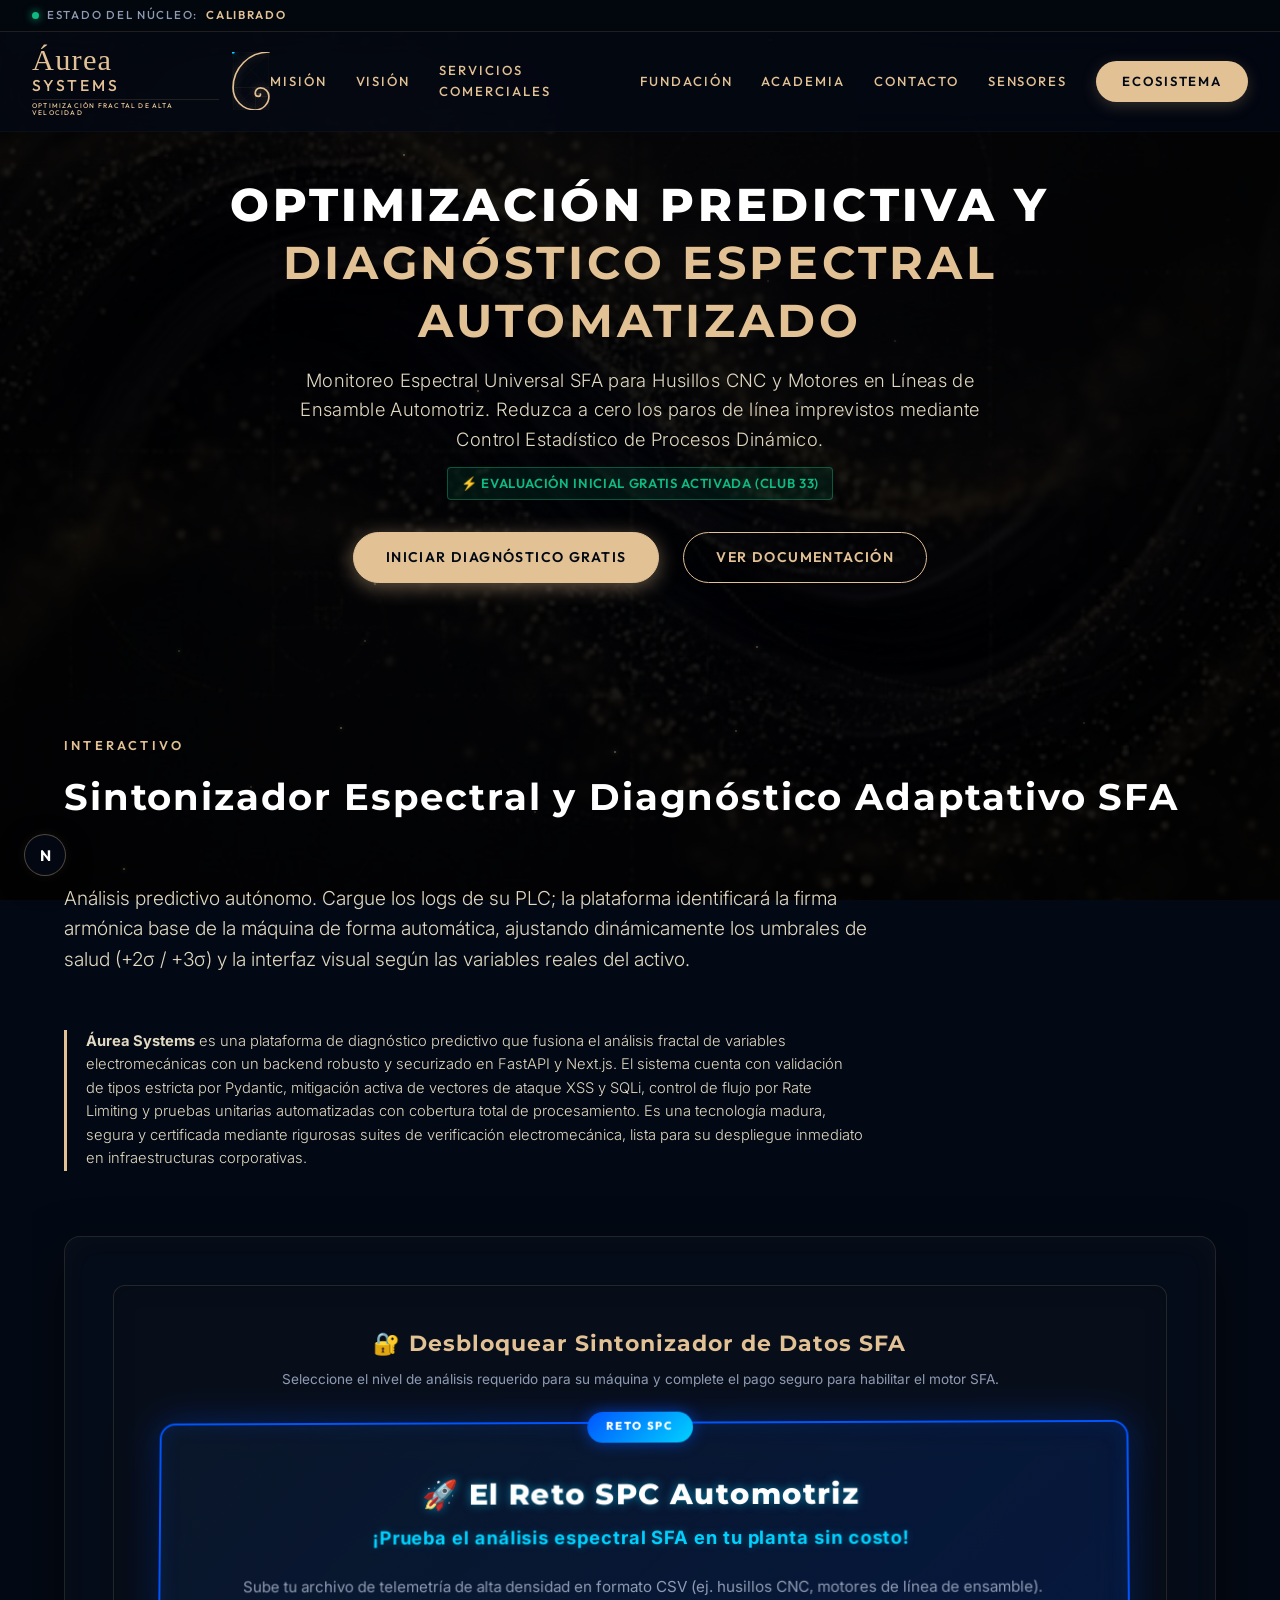
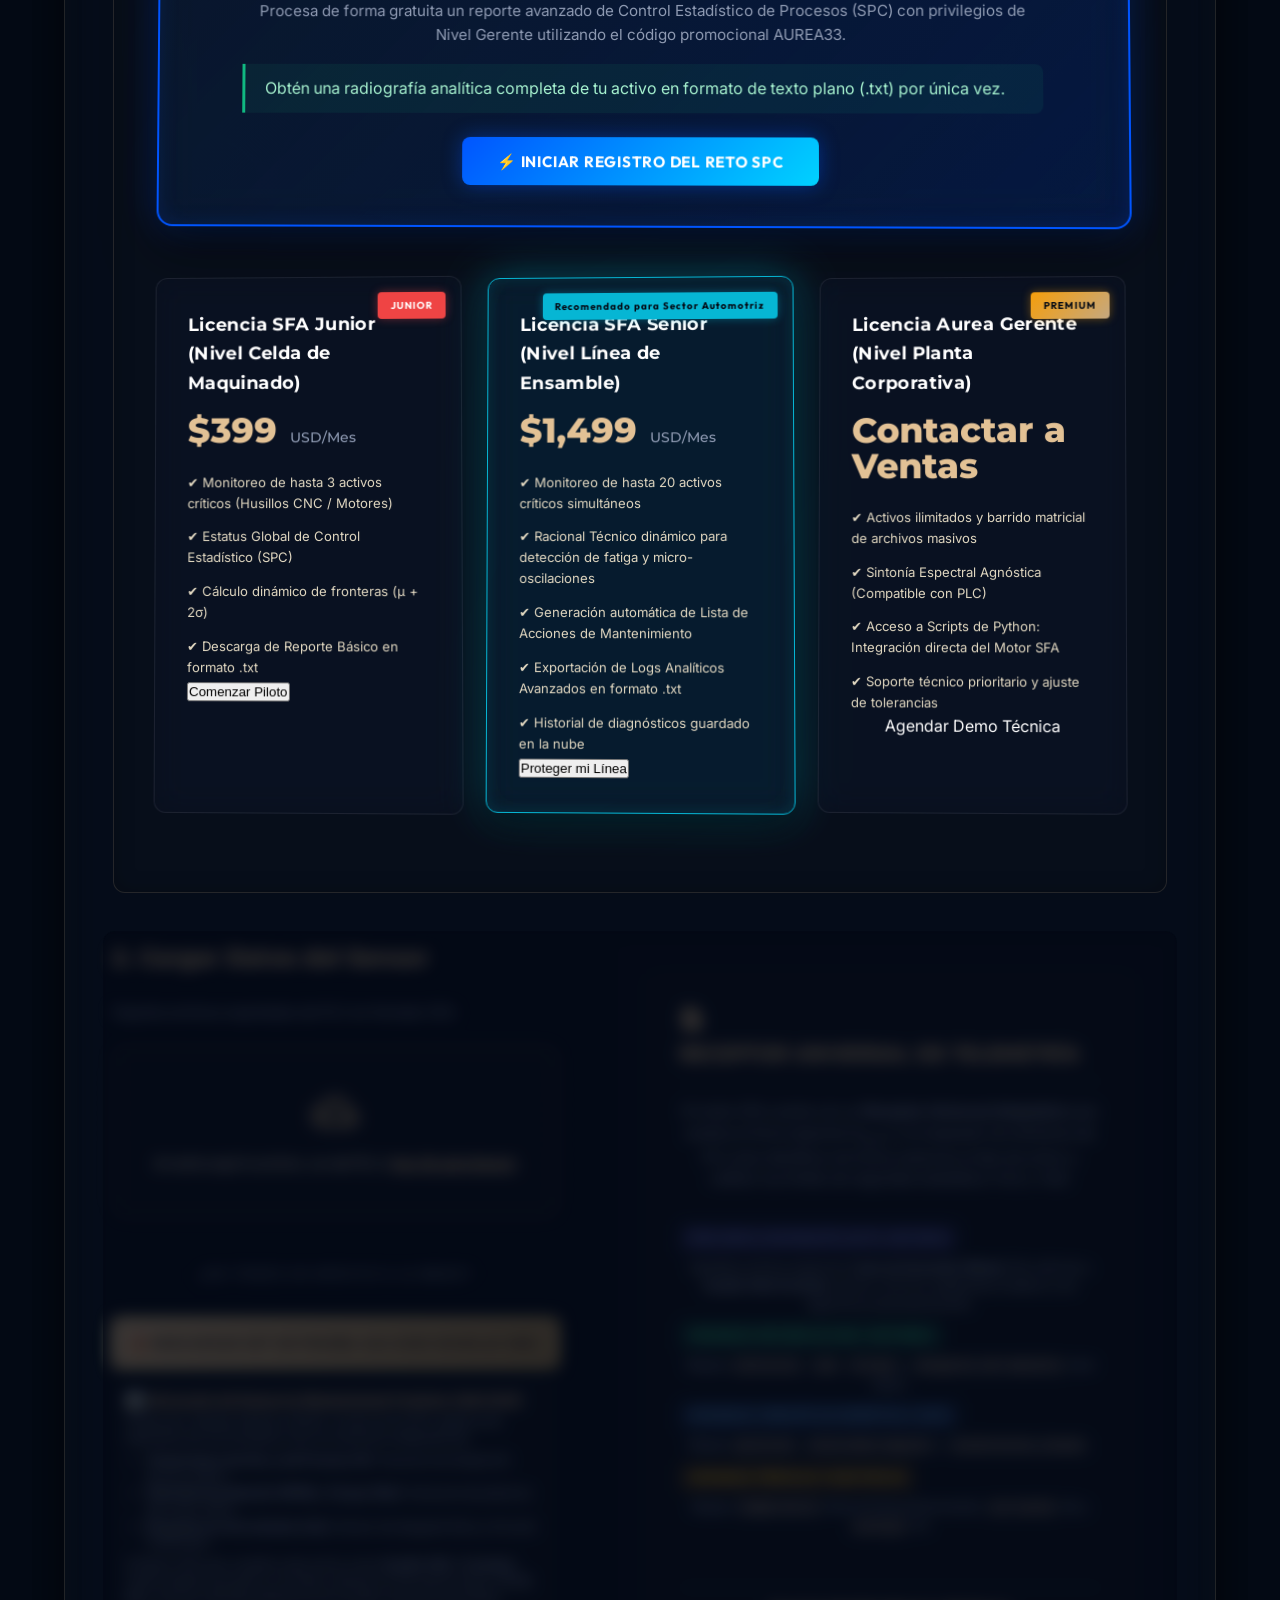
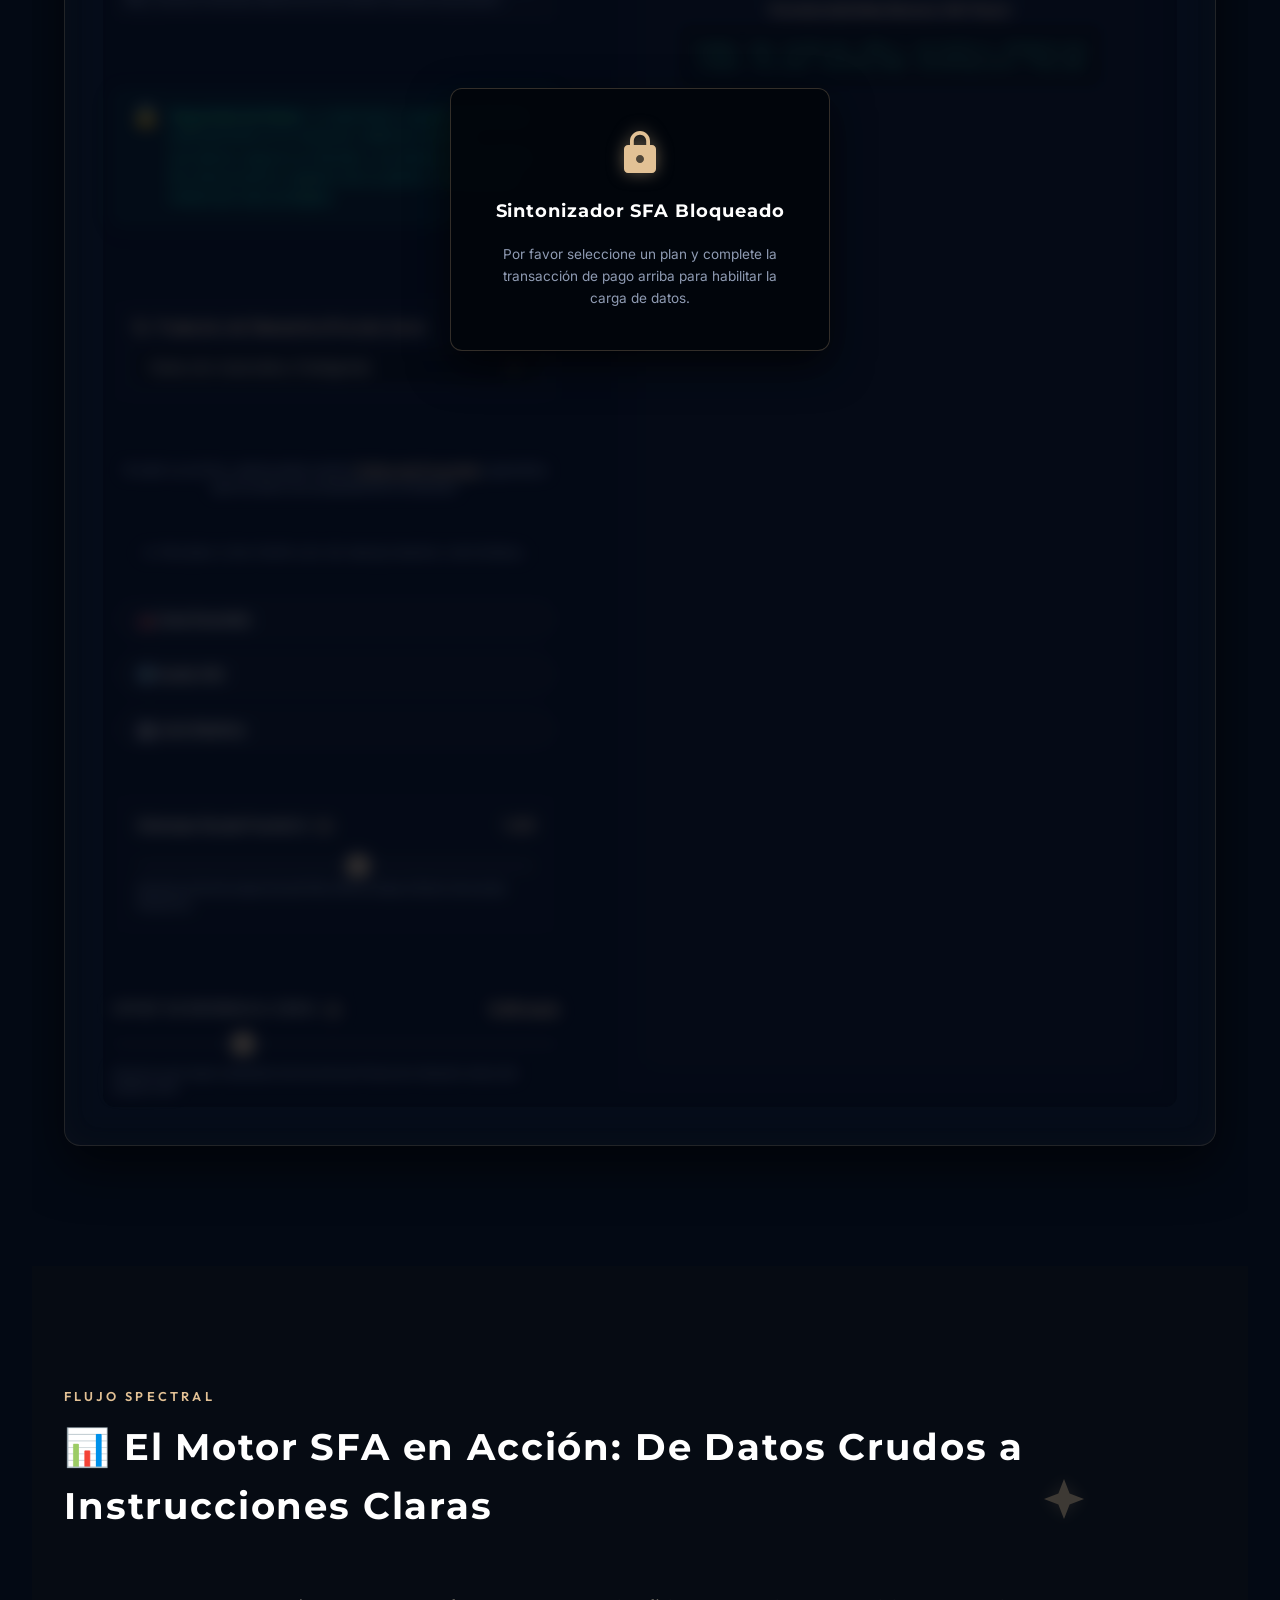
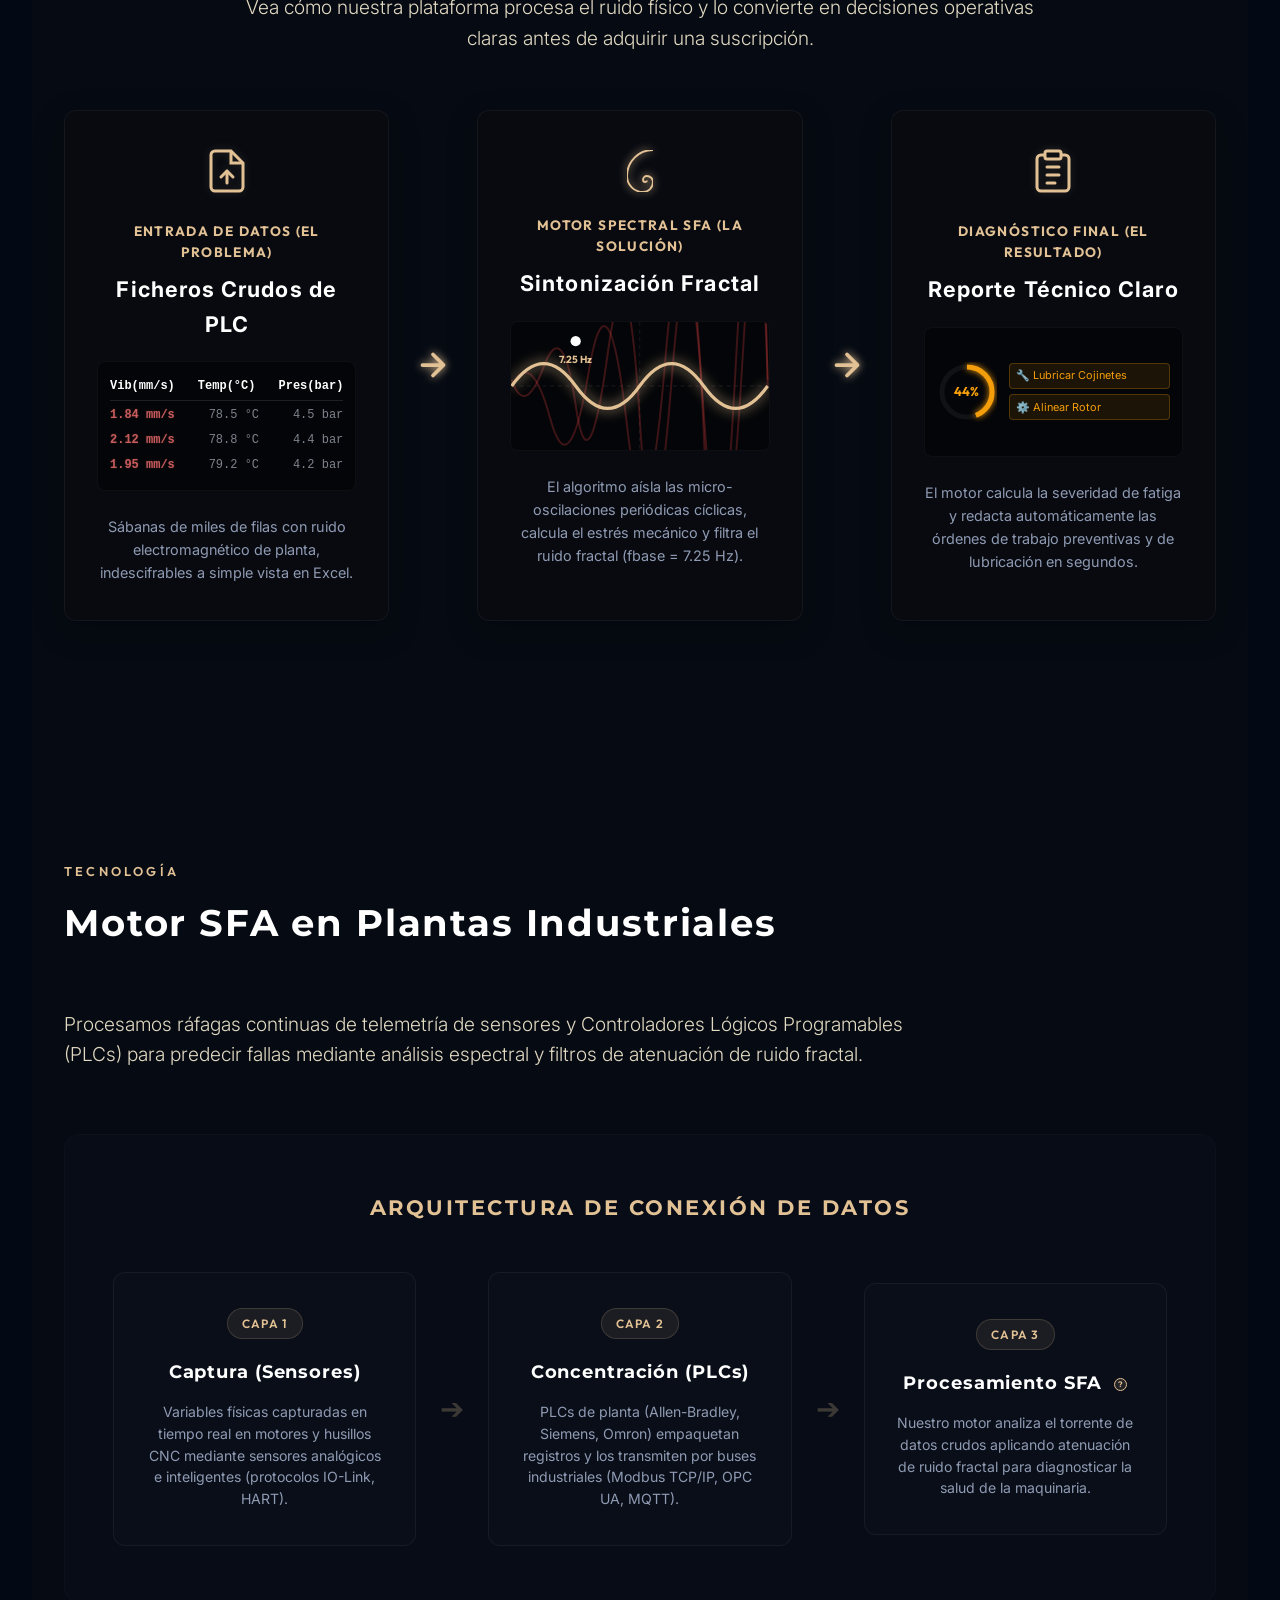
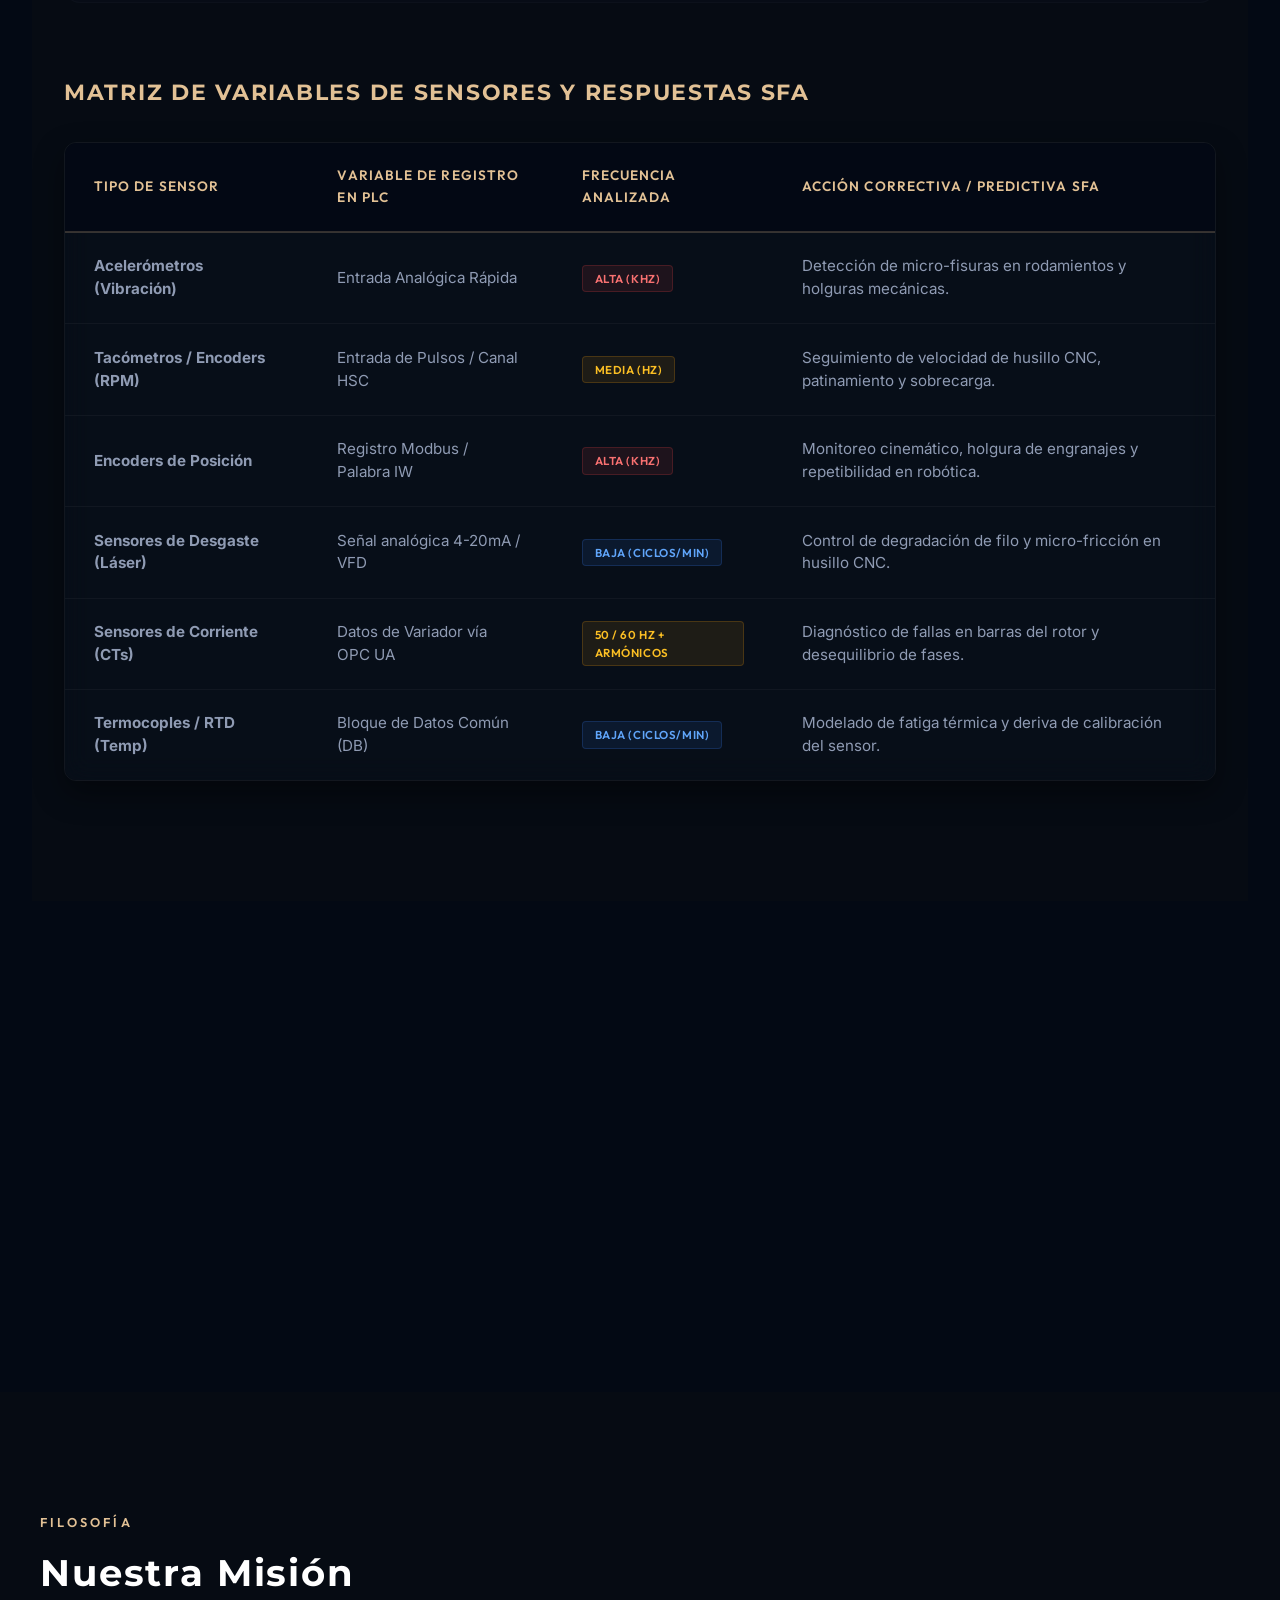
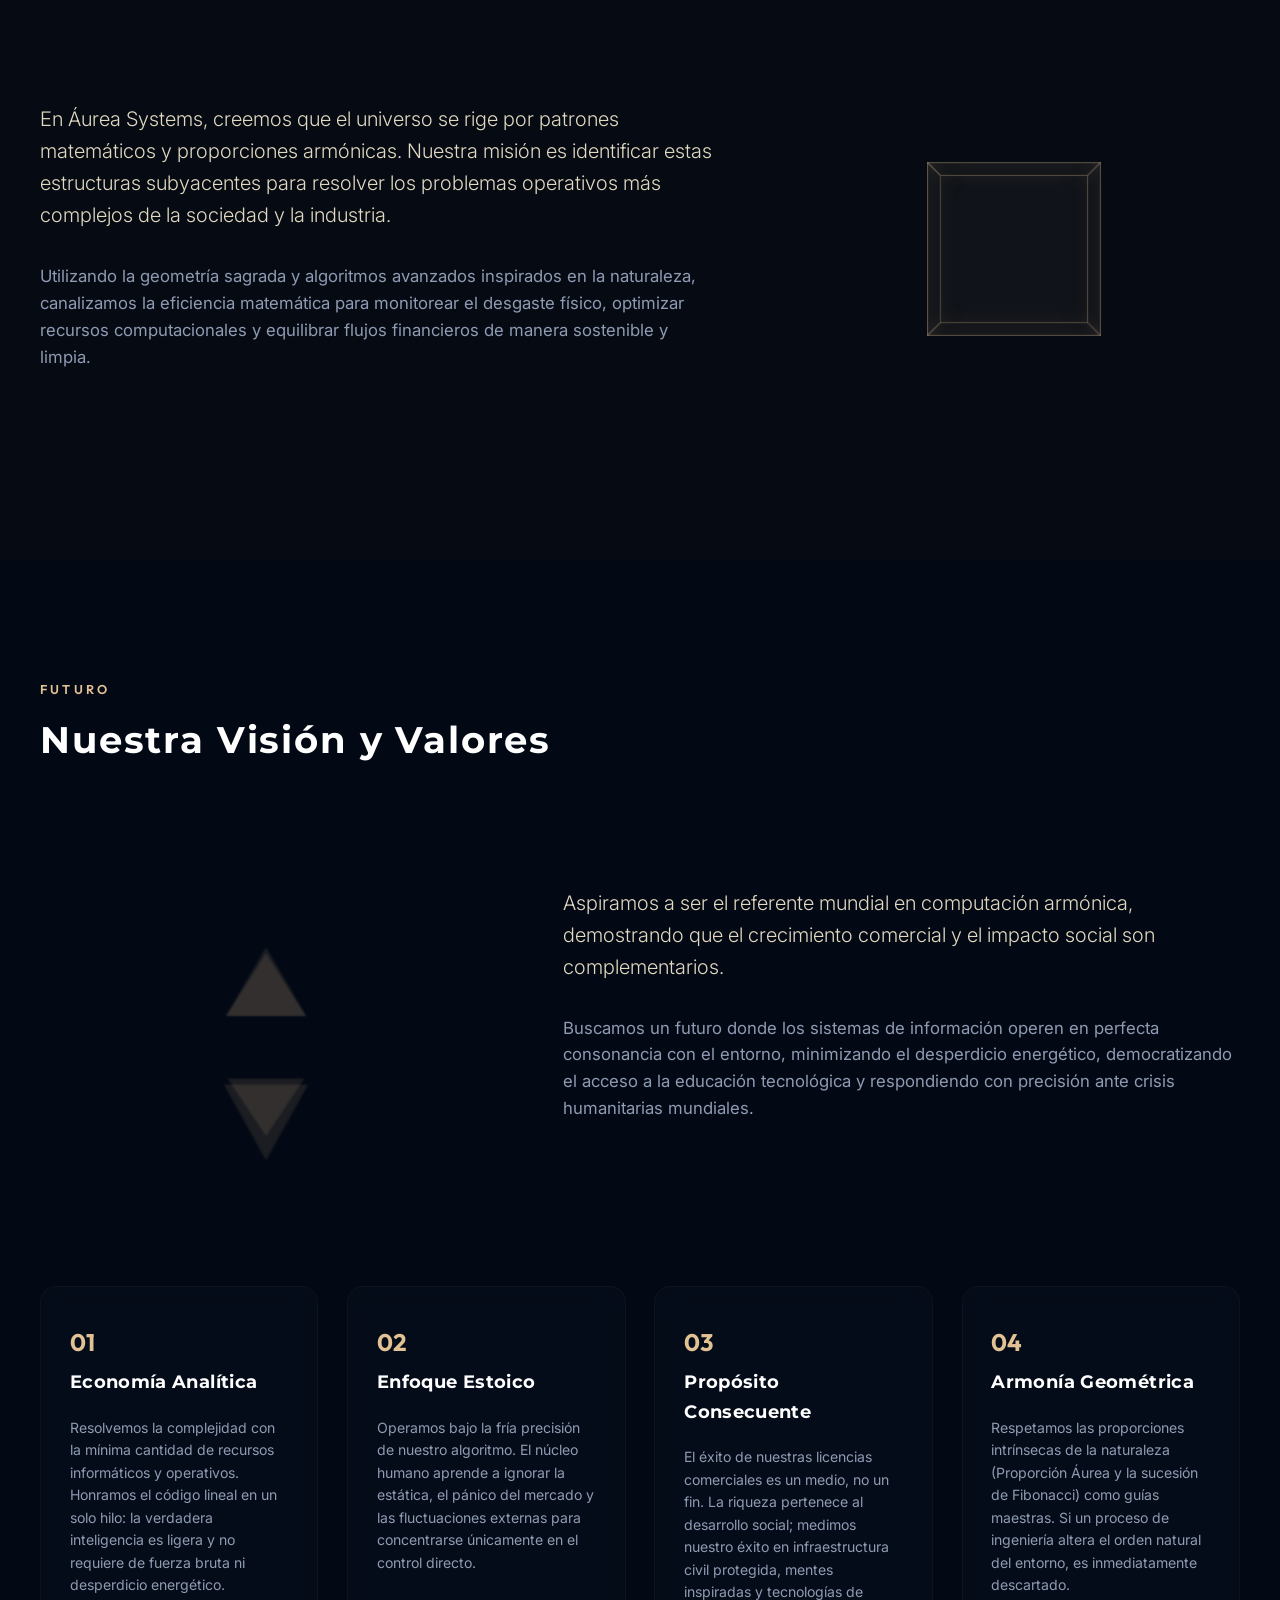
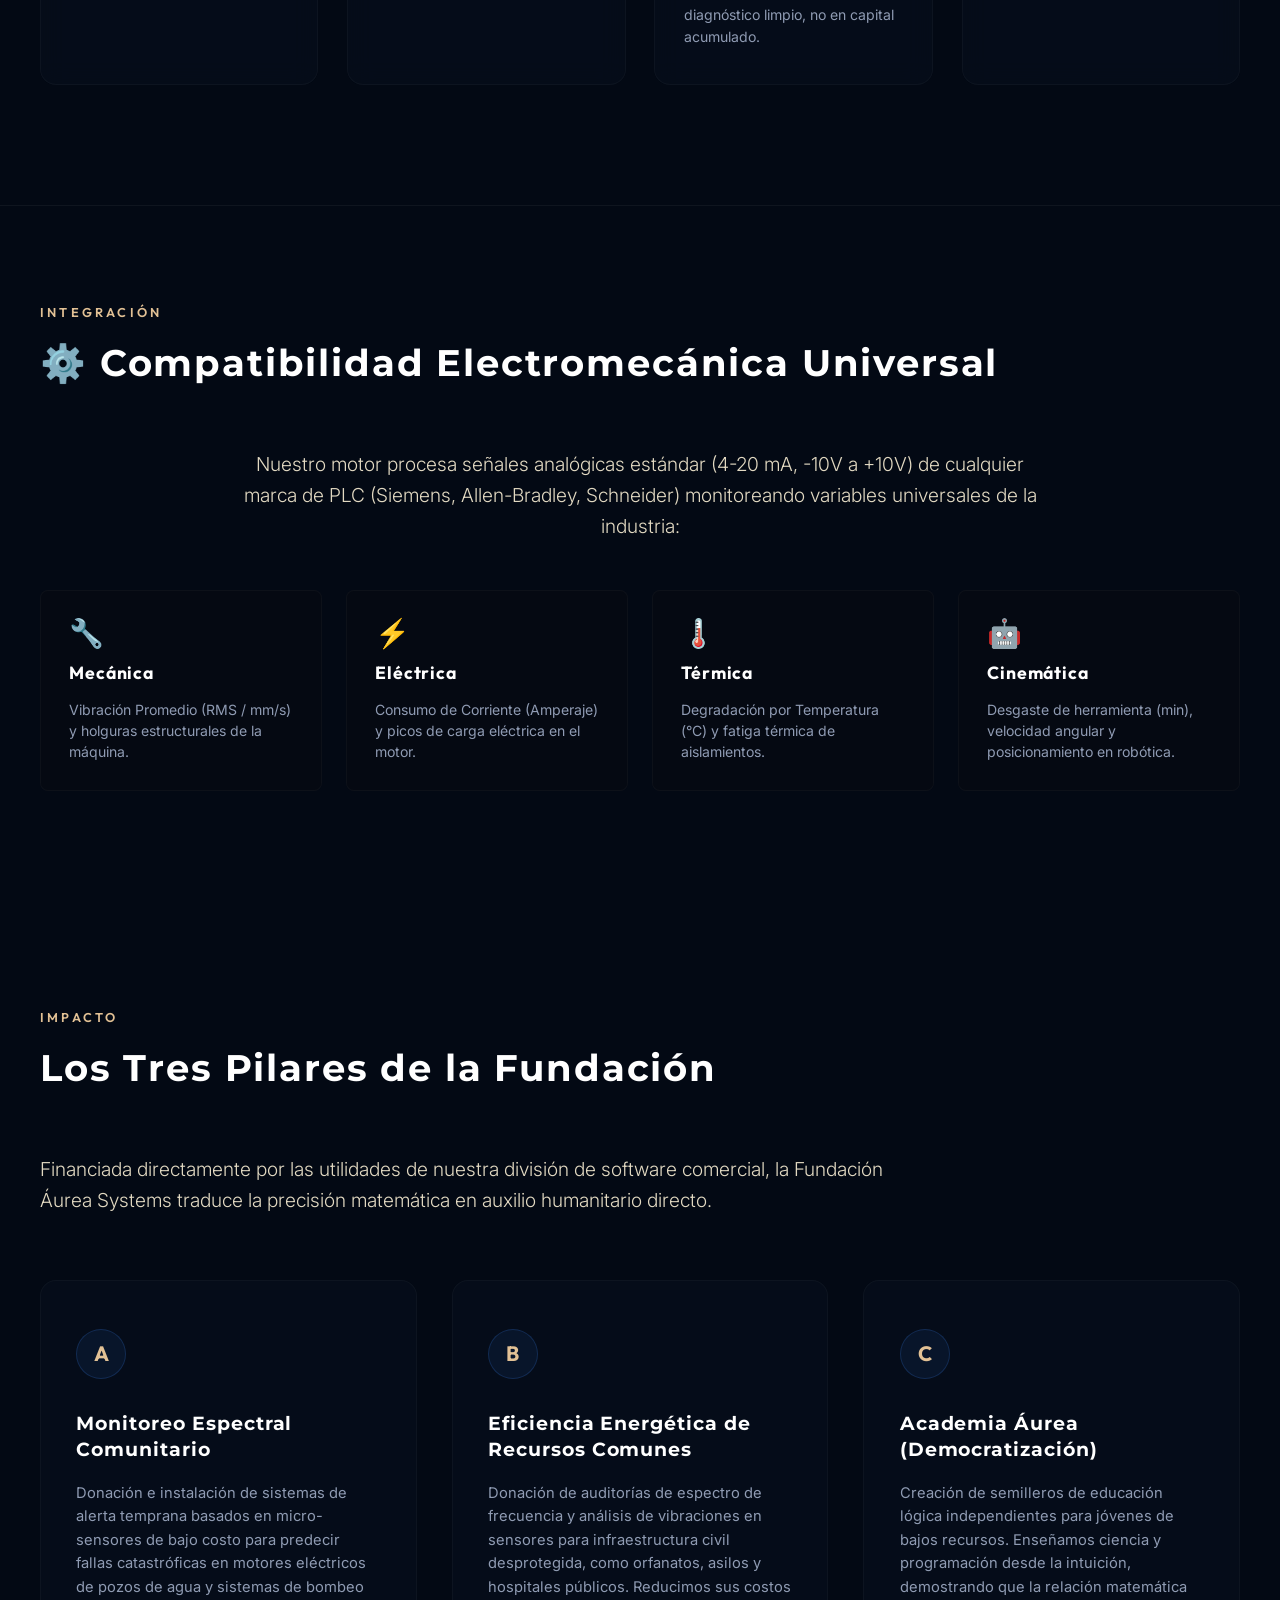
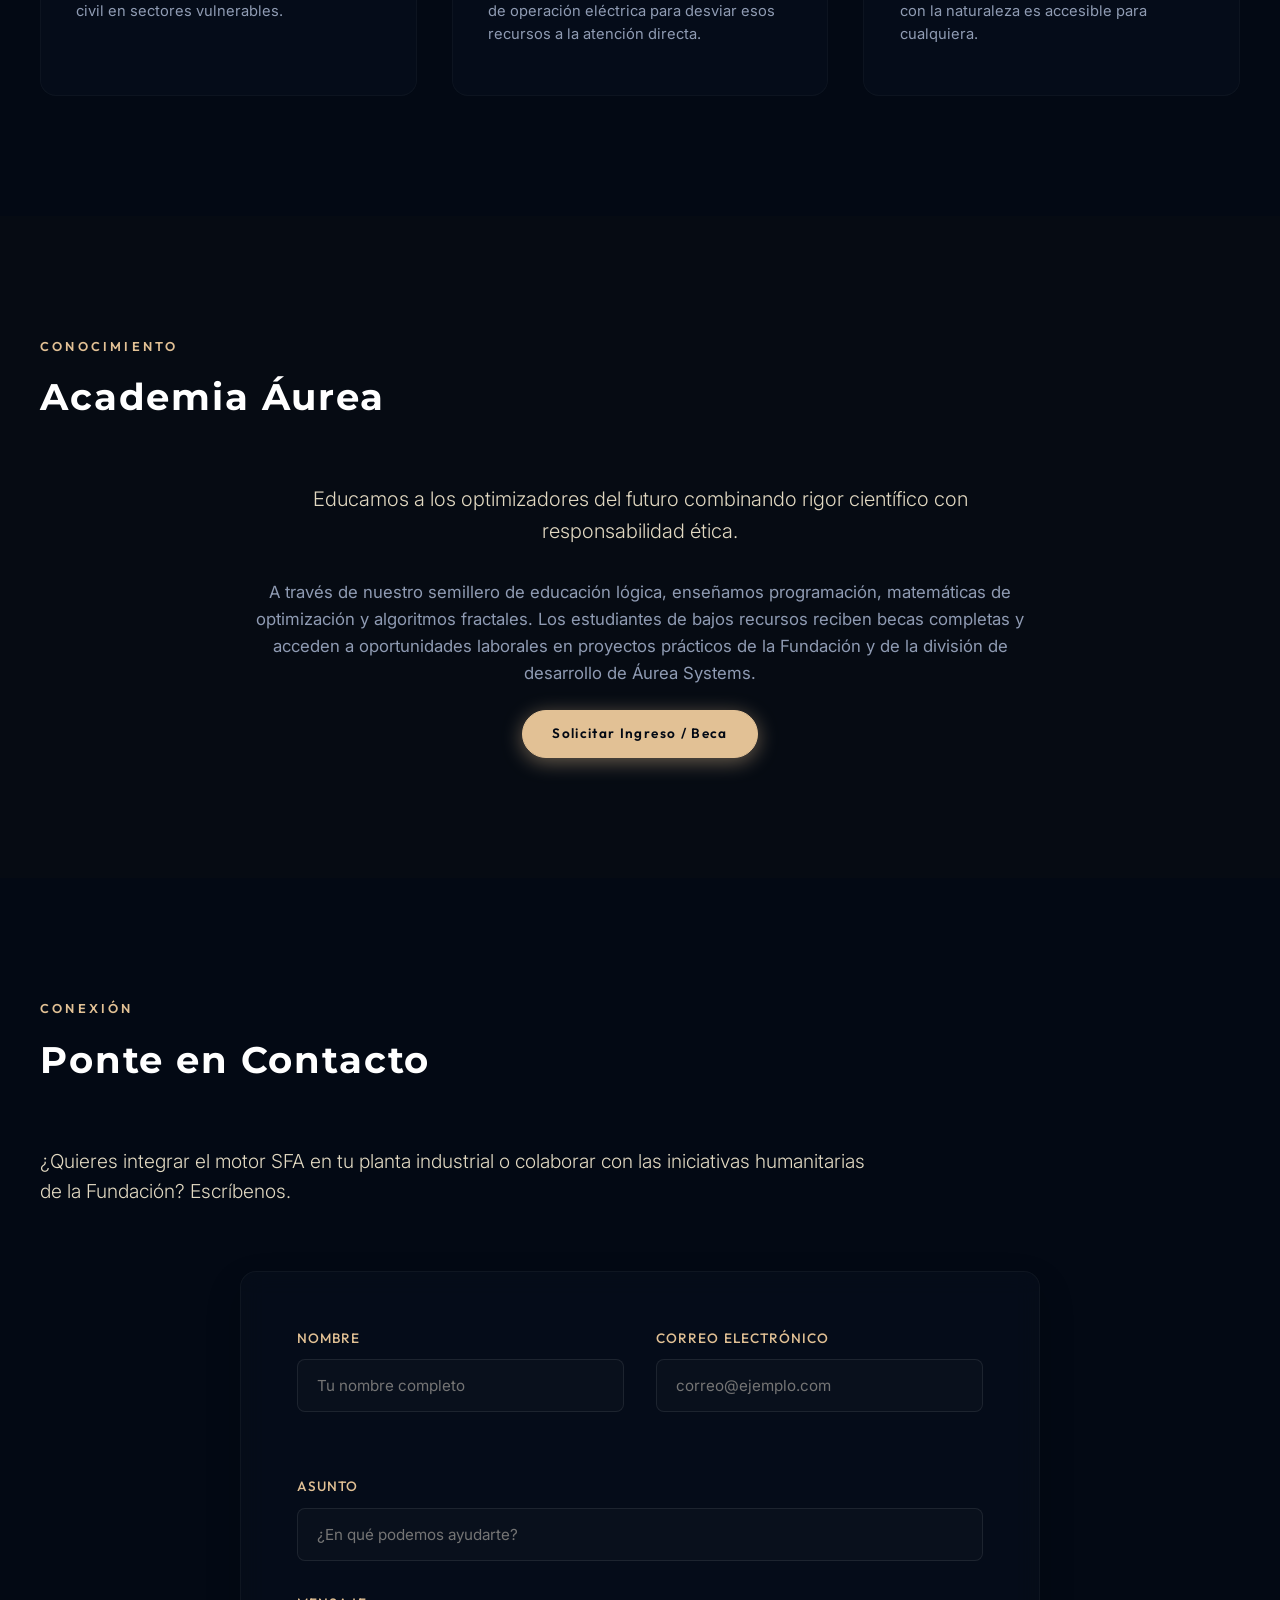
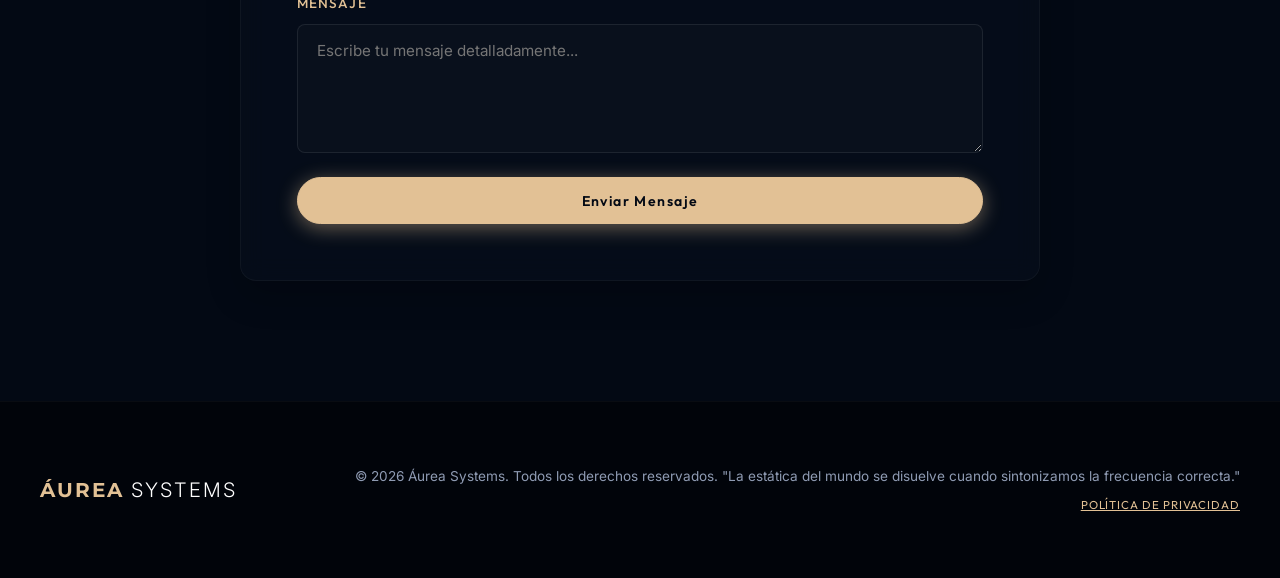
<file: index.html>
<!DOCTYPE html>
<html lang="es">
<head>
    <meta charset="UTF-8">
    <script>
        window.onerror = function(message, source, lineno, colno, error) {
            // Ignorar errores genéricos de scripts de terceros (cross-origin Script error) o bloqueos de Adblockers
            if (message === 'Script error.' || lineno === 0 || !source) {
                console.warn('Ignorando error de script externo (CORS / Adblocker):', message);
                return true; // Evita que se propague y se muestre en consola como unhandled
            }
            const errorMsg = `[ERROR GLOBAL JS] ${message} en ${source}:${lineno}:${colno}`;
            console.error(errorMsg, error);
            const showBanner = () => {
                const errDiv = document.createElement('div');
                errDiv.style.position = 'fixed';
                errDiv.style.top = '0';
                errDiv.style.left = '0';
                errDiv.style.width = '100%';
                errDiv.style.backgroundColor = 'rgba(239, 68, 68, 0.95)';
                errDiv.style.color = '#ffffff';
                errDiv.style.padding = '20px';
                errDiv.style.zIndex = '999999';
                errDiv.style.fontFamily = 'monospace';
                errDiv.style.fontSize = '14px';
                errDiv.style.boxSizing = 'border-box';
                errDiv.innerHTML = `<strong>Error de JS Detectado:</strong><br>${message}<br><br><strong>Ubicación:</strong> ${source}:${lineno}:${colno}<br><br><strong>Stack:</strong><br>${error ? error.stack : 'No disponible'}`;
                document.body.appendChild(errDiv);
            };
            if (document.body) {
                showBanner();
            } else {
                document.addEventListener('DOMContentLoaded', showBanner);
            }
            return false;
        };
        window.onunhandledrejection = function(event) {
            const reasonStr = String(event.reason || '');
            // Ignorar promesas rechazadas por adblockers o scripts externos (como PayPal)
            if (reasonStr.includes('paypal') || reasonStr.includes('Script error') || reasonStr.includes('Failed to fetch') || reasonStr.includes('NetworkError')) {
                console.warn('Ignorando rechazo de promesa externa (PayPal/Network):', event.reason);
                return;
            }
            const errorMsg = `[PROMISE REJECTION] ${event.reason}`;
            console.error(errorMsg);
            const showBanner = () => {
                const errDiv = document.createElement('div');
                errDiv.style.position = 'fixed';
                errDiv.style.top = '0';
                errDiv.style.left = '0';
                errDiv.style.width = '100%';
                errDiv.style.backgroundColor = 'rgba(239, 68, 68, 0.95)';
                errDiv.style.color = '#ffffff';
                errDiv.style.padding = '20px';
                errDiv.style.zIndex = '999999';
                errDiv.style.fontFamily = 'monospace';
                errDiv.style.fontSize = '14px';
                errDiv.style.boxSizing = 'border-box';
                errDiv.innerHTML = `<strong>Promesa Rechazada Detectada:</strong><br>${event.reason}<br><br><strong>Stack:</strong><br>${event.reason && event.reason.stack ? event.reason.stack : 'No disponible'}`;
                document.body.appendChild(errDiv);
            };
            if (document.body) {
                showBanner();
            } else {
                document.addEventListener('DOMContentLoaded', showBanner);
            }
        };
    </script>
    <meta name="viewport" content="width=device-width, initial-scale=1.0">
    <title>Áurea Systems | Armonizando el caos con precisión geométrica</title>
    <meta name="description" content="Transformamos datos caóticos en soluciones armónicas de alta eficiencia. Descubre el Motor SFA de sintonización fractal de armónicos e impacto social.">
    <!-- Google Fonts -->
    <link rel="preconnect" href="https://fonts.googleapis.com">
    <link rel="preconnect" href="https://fonts.gstatic.com" crossorigin>
    <link href="https://fonts.googleapis.com/css2?family=Montserrat:wght@300;400;500;600;700;800&family=Outfit:wght@300;400;500;600;700&family=Inter:wght@300;400;500;600&display=swap" rel="stylesheet">
    <!-- Stylesheets -->
    <link rel="stylesheet" href="css/styles.css?v=3.0.4">
    <!-- PayPal SDK -->
    <script src="https://www.paypal.com/sdk/js?client-id=AewGtK31C24qS1dJM0IhZkl4YDrN2dNuJ0q90WGuB6kmR5sbS8e_uFrXsC2nJS0WY8MiElKh0VWfX2Io&currency=USD"></script>
</head>
<body>
    <!-- Dynamic Premium Background System -->
    <div class="sfa-dynamic-bg-container no-print">
        <div class="sfa-bg-particles"></div>
    </div>
    <!-- Top Core Status Bar -->
    <div class="core-status-bar">
        <div class="status-item">
            <span class="status-indicator-dot pulsing"></span>
            <span class="status-label">ESTADO DEL NÚCLEO:</span>
            <span class="status-value text-gold">CALIBRADO</span>
        </div>
    </div>

    <!-- Floating Action Button 'N' (Bottom Left) -->
    <button class="btn-floating-n" id="btn-terminal-toggle" aria-label="Consola de Telemetría">N</button>

    <!-- Interactive Telemetry Console (Hidden by default) -->
    <div class="telemetry-console" id="telemetry-console">
        <div class="console-header">
            <div class="console-dots">
                <span class="dot red"></span>
                <span class="dot yellow"></span>
                <span class="dot green"></span>
            </div>
            <span class="console-title">aurea_coaxial_telemetry.log</span>
            <button class="console-close" id="console-close-btn">&times;</button>
        </div>
        <div class="console-body" id="console-log-content">
            <div class="log-line text-gold">[INICIALIZANDO] Sintonización Fractal de Armónicos (SFA)...</div>
            <div class="log-line">[OK] Sintonía espectral establecida.</div>
            <div class="log-line">[OK] Núcleo calibrado con constante espectral lambda = 1.618.</div>
            <div class="log-line">[CONEXIÓN] Mapeando registros de telemetría en PLCs...</div>
            <div class="log-line text-blue">[OK] Servidor OPC UA activo. Escuchando tags de planta.</div>
            <div class="log-line">[OK] Acelerómetros (Vibración) sintonizados a 2.5 kHz.</div>
            <div class="log-line">[OK] Transmisores de Presión sintonizados por canal Modbus IW.</div>
            <div class="log-line text-gold">[PROCESANDO] Análisis espectral SFA en ráfaga de datos...</div>
            <div class="log-line text-green">[EFICIENCIA] Atenuación de ruido fractal completada en 0.12s.</div>
            <div class="log-line">[HISTORIA] Filosofía: "El protón invisible" - el arq. Mario Murillo.</div>
        </div>
    </div>

    <!-- Background geometric overlay -->
    <div class="bg-geometry">
        <svg viewBox="0 0 100 100" preserveAspectRatio="none">
            <circle cx="10" cy="20" r="30" class="geom-circle" />
            <circle cx="90" cy="80" r="40" class="geom-circle" />
            <path d="M-10,50 Q30,60 70,30 T110,50" class="geom-line" />
            <path d="M-10,20 Q40,10 80,40 T110,10" class="geom-line" />
        </svg>
    </div>

    <!-- Header / Navbar -->
    <header class="navbar">
        <div class="nav-container">
            <a href="#inicio" class="logo-group" id="logo-link">
                <div class="logo-text">
                    <span class="logo-title">Áurea</span>
                    <span class="logo-subtitle">SYSTEMS</span>
                    <span class="logo-tagline">OPTIMIZACIÓN FRACTAL DE ALTA VELOCIDAD</span>
                </div>
                <div class="logo-icon-wrapper">
                    <!-- Mathematically accurate Vertical Fibonacci Spiral SVG matching the image logo exactly -->
                    <svg viewBox="0 0 34 55" class="logo-spiral-svg">
                        <!-- Fibonacci Grid Squares -->
                        <rect x="0" y="0" width="34" height="34" class="grid-square" />
                        <rect x="0" y="34" width="21" height="21" class="grid-square" />
                        <rect x="21" y="42" width="13" height="13" class="grid-square" />
                        <rect x="26" y="34" width="8" height="8" class="grid-square" />
                        <rect x="21" y="34" width="5" height="5" class="grid-square" />
                        <rect x="21" y="39" width="3" height="3" class="grid-square" />
                        <rect x="24" y="40" width="2" height="2" class="grid-square" />
                        <rect x="24" y="39" width="1" height="1" class="grid-square" />
                        <rect x="25" y="39" width="1" height="1" class="grid-square" />
                        
                        <!-- Diagonal grid lines of triangulation (like the image) -->
                        <line x1="0" y1="0" x2="34" y2="34" class="grid-line" />
                        <line x1="34" y1="0" x2="0" y2="34" class="grid-line" />
                        <line x1="0" y1="34" x2="21" y2="55" class="grid-line" />
                        <line x1="21" y1="34" x2="0" y2="55" class="grid-line" />
                        
                        <!-- Rays radiating from the center of spiral (26, 40) -->
                        <line x1="26" y1="40" x2="0" y2="0" class="grid-line-faint" />
                        <line x1="26" y1="40" x2="34" y2="0" class="grid-line-faint" />
                        <line x1="26" y1="40" x2="34" y2="34" class="grid-line-faint" />
                        <line x1="26" y1="40" x2="0" y2="34" class="grid-line-faint" />
                        <line x1="26" y1="40" x2="0" y2="55" class="grid-line-faint" />
                        <line x1="26" y1="40" x2="21" y2="55" class="grid-line-faint" />
                        <line x1="26" y1="40" x2="34" y2="55" class="grid-line-faint" />
                        
                        <!-- Spiral Path -->
                        <path d="M 34,0 A 34,34 0 0,0 0,34 A 21,21 0 0,0 21,55 A 13,13 0 0,0 34,42 A 8,8 0 0,0 26,34 A 5,5 0 0,0 21,39 A 3,3 0 0,0 24,42 A 2,2 0 0,0 26,40" class="spiral-path" />
                        
                        <!-- Cyan Dot in top-left corner -->
                        <circle cx="0" cy="0" r="1.6" class="logo-cyan-dot" />
                    </svg>
                </div>
            </a>
            
            <button class="menu-toggle" aria-label="Abrir menú" id="mobile-menu-btn">
                <span></span>
                <span></span>
                <span></span>
            </button>

            <nav class="nav-menu" id="nav-menu">
                <a href="#mision" class="nav-link">MISIÓN</a>
                <a href="#vision" class="nav-link">VISIÓN</a>
                <a href="#servicios" class="nav-link">SERVICIOS COMERCIALES</a>
                <a href="#fundacion" class="nav-link">FUNDACIÓN</a>
                <a href="#academia" class="nav-link">ACADEMIA</a>
                <a href="#contacto" class="nav-link">CONTACTO</a>
                <a href="sensores.html" class="nav-link">SENSORES</a>

                <a href="#ecosistema" class="nav-btn">ECOSISTEMA</a>
            </nav>
        </div>
    </header>

    <main>

        <!-- HERO SECTION (INICIO) & ECOSISTEMA DUAL (COMBINED SCREEN LIKE SCREENSHOT) -->
        <section id="inicio" class="hero-section">


            <!-- Floating Sparkle Star (Right) -->
            <div class="sparkle-star-wrapper">
                <svg viewBox="0 0 24 24" class="sparkle-star">
                    <path d="M12 2L14.8 9.2L22 12L14.8 14.8L12 22L9.2 14.8L2 12L9.2 9.2L12 2Z" />
                </svg>
            </div>

            <div class="hero-container">
                <h1 class="hero-title">
                    OPTIMIZACIÓN PREDICTIVA Y<br>
                    <span class="text-gold font-bold">DIAGNÓSTICO ESPECTRAL AUTOMATIZADO</span>
                </h1>
                <p class="hero-subtitle">
                    Monitoreo Espectral Universal SFA para Husillos CNC y Motores en Líneas de Ensamble Automotriz. Reduzca a cero los paros de línea imprevistos mediante Control Estadístico de Procesos Dinámico.<br>
                    <span class="hero-promo-badge" style="font-size: 0.82rem; background: rgba(16, 185, 129, 0.1); border: 1px solid rgba(16, 185, 129, 0.4); color: #10b981; padding: 0.3rem 0.8rem; border-radius: 4px; display: inline-block; margin-top: 0.8rem; font-weight: 600; font-family: var(--font-accent); letter-spacing: 0.05em; text-transform: uppercase;">⚡ EVALUACIÓN INICIAL GRATIS ACTIVADA (CLUB 33)</span>
                </p>
                <div class="hero-actions">
                    <a href="#sfa-plataforma" class="btn btn-gold">INICIAR DIAGNÓSTICO GRATIS</a>
                    <a href="#servicios" class="btn btn-outline">VER DOCUMENTACIÓN</a>
                </div>
            </div>

        <!-- SINTONIZADOR ESPECTRAL Y DIAGNÓSTICO SFA -->
        <section id="sfa-plataforma" class="content-section scroll-reveal">
            <div class="section-container">
                <div class="section-badge">INTERACTIVO</div>
                <h2 class="section-heading">Sintonizador Espectral y Diagnóstico Adaptativo SFA</h2>
                <p class="section-intro">
                    Análisis predictivo autónomo. Cargue los logs de su PLC; la plataforma identificará la firma armónica base de la máquina de forma automática, ajustando dinámicamente los umbrales de salud (+2σ / +3σ) y la interfaz visual según las variables reales del activo.
                    <br><br>
                    <span style="font-size: 0.92rem; line-height: 1.6; display: inline-block; max-width: 800px; color: var(--color-text-light); border-left: 3px solid var(--color-primary-gold); padding-left: 1.2rem; text-align: left; margin: 1.5rem auto 0; font-family: var(--font-body);">
                        <strong>Áurea Systems</strong> es una plataforma de diagnóstico predictivo que fusiona el análisis fractal de variables electromecánicas con un backend robusto y securizado en FastAPI y Next.js. El sistema cuenta con validación de tipos estricta por Pydantic, mitigación activa de vectores de ataque XSS y SQLi, control de flujo por Rate Limiting y pruebas unitarias automatizadas con cobertura total de procesamiento. Es una tecnología madura, segura y certificada mediante rigurosas suites de verificación electromecánica, lista para su despliegue inmediato en infraestructuras corporativas.
                    </span>
                </p>

                <!-- Platform Workspace Card -->
                <div class="sfa-workspace-card">
                    <!-- 1. PAYMENT BARRIER SECTION -->
                    <div class="sfa-payment-barrier" id="sfa-payment-barrier">
                        <div class="payment-barrier-header">
                            <h3>🔐 Desbloquear Sintonizador de Datos SFA</h3>
                            <p class="panel-desc">Seleccione el nivel de análisis requerido para su máquina y complete el pago seguro para habilitar el motor SFA.</p>
                        </div>
                        <!-- Banner Promocional: El Reto SPC Automotriz -->
                        <div class="pioneros-promo-banner" id="pioneros-promo-banner">
                            <div class="promo-neon-badge">RETO SPC</div>
                            <div class="promo-content">
                                <h3>🚀 El Reto SPC Automotriz</h3>
                                <h4 class="promo-subtitle">¡Prueba el análisis espectral SFA en tu planta sin costo!</h4>
                                <p class="promo-text">
                                    Sube tu archivo de telemetría de alta densidad en formato CSV (ej. husillos CNC, motores de línea de ensamble). Procesa de forma gratuita un reporte avanzado de Control Estadístico de Procesos (SPC) con privilegios de Nivel Gerente utilizando el código promocional AUREA33.
                                </p>
                                <p class="promo-text-highlight">
                                    Obtén una radiografía analítica completa de tu activo en formato de texto plano (.txt) por única vez.
                                </p>
                                
                                <button type="button" class="btn-pioneros-action" id="btn-pioneros-action">
                                    ⚡ Iniciar Registro del Reto SPC
                                </button>

                                <!-- Formulario de Registro Reto SPC Automotriz -->
                                <div id="club33-registration-form" style="display: none; width: 100%; max-width: 480px; margin: 1.5rem auto 0; padding: 1.5rem; background: rgba(0, 85, 255, 0.05); border: 1px solid rgba(0, 85, 255, 0.25); border-radius: 8px; text-align: left; box-sizing: border-box; box-shadow: 0 0 15px rgba(0, 85, 255, 0.1);">
                                    <h4 style="color: #00d2ff; margin-top: 0; margin-bottom: 0.5rem; font-family: var(--font-display); font-size: 1.1rem; font-weight: bold;">📝 Registro Reto SPC Automotriz</h4>
                                    <p style="font-size: 0.82rem; color: var(--color-text-gray); margin-bottom: 1.2rem; font-family: var(--font-body); line-height: 1.4;">
                                        Registra tus datos de contacto para activar tu análisis de diagnóstico gratuito de nivel Gerente.
                                    </p>
                                    
                                    <div class="form-group" style="margin-bottom: 1rem;">
                                        <label for="promo-reg-name" style="display: block; font-size: 0.78rem; color: var(--color-text-gray); margin-bottom: 0.4rem; font-family: var(--font-body); font-weight: 500;">Nombre del Ingeniero</label>
                                        <input type="text" id="promo-reg-name" placeholder="Ej. Ing. Carlos Mendoza" style="width: 100%; padding: 0.65rem; background: rgba(0,0,0,0.3); border: 1px solid rgba(0,85,255,0.25); border-radius: 4px; color: #fff; font-family: var(--font-body); font-size: 0.88rem; box-sizing: border-box; transition: border-color 0.2s;" required>
                                    </div>
                                    
                                    <div class="form-group" style="margin-bottom: 1rem;">
                                        <label for="promo-reg-email" style="display: block; font-size: 0.78rem; color: var(--color-text-gray); margin-bottom: 0.4rem; font-family: var(--font-body); font-weight: 500;">Correo Electrónico</label>
                                        <input type="email" id="promo-reg-email" placeholder="carlos.mendoza@empresa.com" style="width: 100%; padding: 0.65rem; background: rgba(0,0,0,0.3); border: 1px solid rgba(0,85,255,0.25); border-radius: 4px; color: #fff; font-family: var(--font-body); font-size: 0.88rem; box-sizing: border-box; transition: border-color 0.2s;" required>
                                    </div>

                                    <div class="form-group" style="margin-bottom: 1.2rem;">
                                        <label for="promo-reg-company" style="display: block; font-size: 0.78rem; color: var(--color-text-gray); margin-bottom: 0.4rem; font-family: var(--font-body); font-weight: 500;">Empresa / Planta Industrial</label>
                                        <input type="text" id="promo-reg-company" placeholder="Ej. Planta Motores Detroit" style="width: 100%; padding: 0.65rem; background: rgba(0,0,0,0.3); border: 1px solid rgba(0,85,255,0.25); border-radius: 4px; color: #fff; font-family: var(--font-body); font-size: 0.88rem; box-sizing: border-box; transition: border-color 0.2s;" required>
                                    </div>

                                    <div class="form-group" style="margin-bottom: 1.2rem;">
                                        <div style="display: flex; justify-content: space-between; align-items: center; margin-bottom: 0.4rem;">
                                            <label for="promo-reg-key" style="font-size: 0.78rem; color: var(--color-text-gray); font-family: var(--font-body); font-weight: 500; margin: 0;">Código de Invitación (Opcional)</label>
                                            <a href="mailto:mmrobeerto@gmail.com?subject=Solicitud%20de%20C%C3%B3digo%20-%20Reto%20SPC%20Automotriz&body=Hola%20Roberto%2C%20solicito%20el%20c%C3%B3digo%20de%20invitaci%C3%B3n%20para%20el%20Reto%20SPC%20Automotriz." style="font-size: 0.75rem; color: #00d2ff; text-decoration: underline; font-family: var(--font-body);" target="_blank">Solicitar Código</a>
                                        </div>
                                        <input type="text" id="promo-reg-key" placeholder="Ej. AUREA33" style="width: 100%; padding: 0.65rem; background: rgba(0,0,0,0.3); border: 1px solid rgba(0,85,255,0.25); border-radius: 4px; color: #fff; font-family: var(--font-body); font-size: 0.88rem; box-sizing: border-box; transition: border-color 0.2s;">
                                    </div>

                                    <button type="button" id="btn-submit-club33" class="btn-activate-promo" style="display: block; width: 100%; background: linear-gradient(135deg, #0055ff, #00d2ff); color: #fff; font-weight: bold; border: none; padding: 0.75rem; border-radius: 4px; cursor: pointer; font-size: 0.92rem; text-shadow: none; transition: transform 0.2s, box-shadow 0.2s; box-shadow: 0 0 10px rgba(0,85,255,0.2);">
                                        ⚡ Registrarse y Activar Análisis Gratis
                                    </button>
                                </div>
                            </div>
                        </div>
                        
                        <div class="payment-plans-grid">
                            <!-- Plan Junior / Técnico Predictivo -->
                            <!-- Plan Junior / Nivel Celda de Maquinado -->
                            <div class="plan-card red" id="plan-junior" data-price="399" data-name="Licencia SFA Junior">
                                <div class="plan-badge red">JUNIOR</div>
                                <h4>Licencia SFA Junior (Nivel Celda de Maquinado)</h4>
                                <div class="plan-price">$399 <span class="currency">USD/Mes</span></div>
                                <ul class="plan-features">
                                    <li>✔ Monitoreo de hasta 3 activos críticos (Husillos CNC / Motores)</li>
                                    <li>✔ Estatus Global de Control Estadístico (SPC)</li>
                                    <li>✔ Cálculo dinámico de fronteras (μ + 2σ)</li>
                                    <li>✔ Descarga de Reporte Básico en formato .txt</li>
                                </ul>
                                <button type="button" class="plan-select-btn">Comenzar Piloto</button>
                            </div>
                            
                            <!-- Plan Senior / Nivel Línea de Ensamble (Destacado por defecto) -->
                            <div class="plan-card active turquoise" id="plan-consultor" data-price="1499" data-name="Licencia SFA Senior">
                                <div class="plan-badge turquoise">Recomendado para Sector Automotriz</div>
                                <h4>Licencia SFA Senior (Nivel Línea de Ensamble)</h4>
                                <div class="plan-price">$1,499 <span class="currency">USD/Mes</span></div>
                                <ul class="plan-features">
                                    <li>✔ Monitoreo de hasta 20 activos críticos simultáneos</li>
                                    <li>✔ Racional Técnico dinámico para detección de fatiga y micro-oscilaciones</li>
                                    <li>✔ Generación automática de Lista de Acciones de Mantenimiento</li>
                                    <li>✔ Exportación de Logs Analíticos Avanzados en formato .txt</li>
                                    <li>✔ Historial de diagnósticos guardado en la nube</li>
                                </ul>
                                <button type="button" class="plan-select-btn">Proteger mi Línea</button>
                            </div>

                            <!-- Plan Gerente / Nivel Planta Corporativa -->
                            <div class="plan-card gold" id="plan-gerente" data-price="0" data-name="Licencia Aurea Gerente">
                                <div class="plan-badge gold">PREMIUM</div>
                                <h4>Licencia Aurea Gerente (Nivel Planta Corporativa)</h4>
                                <div class="plan-price">Contactar a Ventas</div>
                                <ul class="plan-features">
                                    <li>✔ Activos ilimitados y barrido matricial de archivos masivos</li>
                                    <li>✔ Sintonía Espectral Agnóstica (Compatible con PLC)</li>
                                    <li>✔ Acceso a Scripts de Python: Integración directa del Motor SFA</li>
                                    <li>✔ Soporte técnico prioritario y ajuste de tolerancias</li>
                                </ul>
                                <a href="mailto:mmrobeerto@gmail.com?subject=Solicitud%20de%20Demo%20T%C3%A9cnica%20-%20Licencia%20Aurea%20Gerente" class="plan-select-btn" style="text-decoration:none; display:block; text-align:center;">Agendar Demo Técnica</a>
                            </div>
                        </div>
                        
                        <div class="paypal-checkout-box">
                             <div id="paypal-button-container" class="paypal-buttons-container" style="display: none;"></div>
                             
                             <button type="button" class="btn-simulate-pay" id="btn-simulate-payment" style="display: none;">
                                 <svg viewBox="0 0 24 24" class="btn-icon" style="width: 14px; height: 14px; margin-right: 4px; display: inline-block; vertical-align: middle; fill: currentColor;">
                                     <path d="M19.35 10.04C18.67 6.59 15.64 4 12 4 9.11 4 6.6 5.64 5.35 8.04 2.34 8.36 0 10.91 0 14c0 3.31 2.69 6 6 6h13c2.76 0 5-2.24 5-5 0-2.64-2.05-4.78-4.65-4.96zM14 13v4h-4v-4H7l5-5 5 5h-3z"/>
                                 </svg>
                                 Simular Pago Rápido (Sandbox)
                             </button>
                        </div>
                    </div>

                    <!-- 2. DIAGNOSTIC WORKSPACE (LOCKED INITIALLY) -->
                    <div class="sfa-locked-container locked" id="sfa-workspace-wrapper">
                        <!-- Locked Overlay Mask -->
                        <div class="sfa-locked-overlay" id="sfa-locked-overlay">
                            <div class="lock-message">
                                <svg viewBox="0 0 24 24" class="lock-icon">
                                    <path d="M18 8h-1V6c0-2.76-2.24-5-5-5S7 3.24 7 6v2H6c-1.1 0-2 .9-2 2v10c0 1.1.9 2 2 2h12c1.1 0 2-.9 2-2V10c0-1.1-.9-2-2-2zm-6 9c-1.1 0-2-.9-2-2s.9-2 2-2 2 .9 2 2-.9 2-2 2zm3.1-9H8.9V6c0-1.71 1.39-3.1 3.1-3.1 1.71 0 3.1 1.39 3.1 3.1v2z"/>
                                </svg>
                                <h4>Sintonizador SFA Bloqueado</h4>
                                <p>Por favor seleccione un plan y complete la transacción de pago arriba para habilitar la carga de datos.</p>
                            </div>
                        </div>

                        <!-- Active License Banner (Hidden initially) -->
                        <div class="sfa-license-banner" id="sfa-license-banner" style="display: none; justify-content: space-between; align-items: center; width: 100%; gap: 1rem; flex-wrap: wrap;">
                            <div style="display: flex; align-items: center; gap: 1rem;">
                                <span class="banner-icon">✓</span>
                                <span class="banner-text">Licencia Activa: <strong id="lbl-lic-plan">--</strong> ($<span id="lbl-lic-amount">--</span> <span id="lbl-lic-currency">MXN</span>) - Referencia: <code id="lbl-lic-ref">--</code></span>
                            </div>
                            <span id="lbl-lic-remaining" style="background: rgba(197, 168, 128, 0.15); border: 1px solid var(--color-primary-gold); color: var(--color-primary-gold); padding: 0.25rem 0.75rem; border-radius: 20px; font-size: 0.75rem; font-weight: bold; letter-spacing: 0.05em; font-family: var(--font-accent); white-space: nowrap;">Análisis Restantes: --</span>
                        </div>

                        <!-- Paso 1: Configuración (Input) -->
                        <div class="sfa-step-container" id="sfa-step-1-upload">
                            <div class="sfa-workspace-grid">
                            <!-- Left Panel: Data upload & Simulation buttons -->
                            <div class="sfa-control-panel">
                                 <h3>2. Cargar Datos del Sensor</h3>
                                 <p class="panel-desc">Soporta archivos exportados de PLC en formato CSV.</p>
                                 
                                 <!-- Drag & Drop Dropzone -->
                                 <div class="sfa-dropzone" id="sfa-dropzone">
                                     <svg viewBox="0 0 24 24" class="dropzone-icon">
                                         <path d="M19.35 10.04C18.67 6.59 15.64 4 12 4 9.11 4 6.6 5.64 5.35 8.04 2.34 8.36 0 10.91 0 14c0 3.31 2.69 6 6 6h13c2.76 0 5-2.24 5-5 0-2.64-2.05-4.78-4.65-4.96zM14 13v4h-4v-4H7l5-5 5 5h-3z"/>
                                     </svg>
                                     <p class="dropzone-text">Arrastra aquí tu archivo .csv de PLC o <span class="text-gold browse-link">haz clic para buscar</span></p>
                                     <input type="file" id="sfa-file-input" accept=".csv" style="opacity: 0; position: absolute; width: 1px; height: 1px; z-index: -1;" disabled>
                                 </div>

                                 <!-- Descarga de Datos de Prueba -->
                                 <div class="divider-text" style="margin-top: 1.5rem; margin-bottom: 0.75rem;">¿No tienes un archivo a la mano?</div>
                                 <div style="margin-bottom: 1.5rem; text-align: center;">
                                     <a href="ai4i2020.csv" download class="btn-activate-promo" style="display: block; width: 100%; max-width: 100%; margin: 0 auto; background: linear-gradient(135deg, var(--color-primary-gold), #b3925c); color: #000; font-weight: bold; padding: 0.85rem; border: none; border-radius: 4px; font-family: var(--font-accent); letter-spacing: 0.05em; text-transform: uppercase; text-decoration: none; cursor: pointer; transition: transform 0.2s, box-shadow 0.2s; text-align: center; box-sizing: border-box; line-height: 1.5;">
                                         📥 Descargar Set de Prueba AI4I 2020 (Husillo CNC)
                                     </a>
                                     <div class="dataset-info-box" style="margin-top: 0.75rem; background: rgba(255,255,255,0.02); border: 1px solid rgba(255,255,255,0.05); border-radius: 6px; padding: 0.8rem; text-align: left; font-size: 0.75rem; line-height: 1.4; color: var(--color-text-gray); font-family: var(--font-main);">
                                         <strong style="color: var(--color-primary-gold); display: block; margin-bottom: 0.25rem;">📊 Información del Dataset de Mantenimiento Predictivo (AI4I 2020)</strong>
                                         Atribución: Stephan Matzka (2020). Consta de 10,000 registros de telemetría de una fresadora real con sensores integrados de:
                                         <ul style="margin: 0.3rem 0 0.3rem 1.2rem; padding: 0; list-style-type: disc;">
                                             <li><strong>Temperatura del Aire y del Proceso (K):</strong> Sensores de disipación térmica (HDF).</li>
                                             <li><strong>Velocidad de Rotación (RPM) y Torque (Nm):</strong> Sensores de potencia del motor (FPP).</li>
                                             <li><strong>Desgaste de Herramienta (min):</strong> Sensor de desgaste físico y fricción (TWF/OSF).</li>
                                         </ul>
                                         El Motor SFA auto-clasifica este activo como <strong>Husillo CNC / Cortador</strong>, estima dinámicamente la corriente, sintoniza la frecuencia base a <strong>17.75 Hz</strong> y calcula umbrales dinámicos sin inventar sensores de presión.
                                     </div>
                                 </div>

                                 <!-- Tarjeta de Seguridad y Privacidad de Datos -->
                                 <div class="security-disclaimer" style="margin-bottom: 1.5rem;">
                                     <div class="security-disclaimer-content">
                                         <span class="security-disclaimer-icon">🔒</span>
                                         <span><strong>Seguridad de Datos:</strong> La telemetría cargada se procesa estrictamente en la memoria volátil de nuestros servidores seguros en Render y se elimina de inmediato. No almacenamos registros de su planta. Tu propiedad intelectual está protegida.</span>
                                     </div>
                                 </div>

                                 <!-- Translator Configuration (Fricción Cero) -->
                                 <div class="translator-selector-group" style="margin-bottom: 1.25rem;">
                                     <label for="sfa-translator-profile" class="translator-label">
                                         <svg viewBox="0 0 24 24" class="translator-icon">
                                             <path d="M12.87 15.07l-2.54-2.51.03-.03c1.74-1.94 2.98-4.17 3.71-6.53H17V4h-7V2H8v2H1v2h11.17C11.5 7.92 10.44 9.75 9 11.35 8.07 10.32 7.3 9.19 6.69 8h-2c.73 1.63 1.73 3.17 2.98 4.56l-5.09 5.02L4 19l5-5 3.11 3.11.76-2.04zM18.5 10h-2L12 22h2l1.12-3h4.75L21 22h2l-4.5-12zm-2.62 7l1.62-4.33L19.12 17h-3.24z"/>
                                         </svg>
                                         Traductor de Telemetría (Fricción Cero)
                                     </label>
                                     <select id="sfa-translator-profile" class="sfa-select">
                                         <option value="auto" selected>Detección Automática (Inteligente)</option>
                                         <option value="siemens">Siemens PLC S7 Export</option>
                                         <option value="allen_bradley">Allen Bradley CompactLogix</option>
                                         <option value="generic_scada">SCADA Genérico de Planta</option>
                                         <option value="raw">Sin Traductor (Cabeceras Estándar)</option>
                                     </select>
                                     <div class="translator-status-indicator" id="translator-status-indicator" style="display: none;">
                                         <span class="status-dot"></span>
                                         <span class="status-text" id="translator-status-text">Perfil detectado: Siemens PLC S7</span>
                                     </div>
                                 </div>

                                 <p class="privacy-disclaimer">Al subir su archivo, usted acepta nuestra <a href="privacidad.html" target="_blank" class="text-gold" style="text-decoration: underline;">Política de Privacidad</a> y garantiza que los datos son propiedad de su empresa.</p>

                                 <div class="divider-text" style="margin-top: 1.5rem; margin-bottom: 0.75rem;">O prueba con perfiles de maquinaria universal</div>

                                  <!-- Mock Data Trigger Buttons -->
                                  <div class="mock-buttons-group">
                                       <button type="button" class="btn-mock-data btn-opt" data-type="automotriz" disabled>
                                           🚗 Línea Ensamble
                                       </button>
                                       <button type="button" class="btn-mock-data btn-warn" data-type="cnc" disabled>
                                           ⚙️ Husillo CNC
                                       </button>
                                       <button type="button" class="btn-mock-data btn-crit" data-type="robotica" disabled>
                                           🤖 Junta Robótica
                                       </button>
                                  </div>

                                <!-- Lambda tuning slider -->
                                <div class="lambda-tuning-box">
                                    <div class="lambda-tuning-header">
                                        <label for="lambda-slider">Sintonizar Escala Fractal (λ) <span class="tooltip-trigger" data-tooltip-text="Factor de escala matemático que describe la auto-similitud de la vibración mecánica. Un λ óptimo (1.618, la proporción áurea) maximiza la atenuación del ruido.">?</span>:</label>
                                        <span class="lambda-value text-gold" id="lambda-display">1.618</span>
                                    </div>
                                    <input type="range" id="lambda-slider" min="0.5" max="2.5" step="0.001" value="1.618" class="slider" disabled>
                                    <p class="lambda-desc">Ajusta la sintonía espectral del filtro SFA en base al factor de escala fractal (λ).</p>
                                </div>

                                <!-- Reference Tuning slider -->
                                <div class="reference-tuning-box" style="margin-top: 1.25rem; border-top: 1px solid rgba(255,255,255,0.06); padding-top: 1rem;">
                                    <div class="reference-tuning-header" style="display: flex; justify-content: space-between; align-items: center; margin-bottom: 0.5rem;">
                                        <label for="reference-slider" style="font-family: var(--font-accent); font-size: 0.78rem; color: var(--color-text-light); letter-spacing: 0.05em; text-transform: uppercase;">Offset de Referencia (Cero) <span class="tooltip-trigger" data-tooltip-text="Permite ajustar el nivel base 'cero' de la vibración. Si sabe que su máquina vibra más en condiciones normales, aumente este valor para calibrar la herramienta.">?</span>:</label>
                                        <span class="reference-value text-gold" id="reference-display" style="font-family: var(--font-accent); font-size: 0.85rem; font-weight: bold;">0.00 mm/s</span>
                                    </div>
                                    <input type="range" id="reference-slider" min="-0.2" max="0.5" step="0.01" value="0.00" class="slider" disabled>
                                    <p class="reference-desc" style="font-size: 0.7rem; color: var(--color-text-gray); margin-top: 0.4rem; line-height: 1.4;">Ajusta el cero base restándolo de las lecturas físicas de vibración antes del análisis SFA.</p>
                                </div>
                            </div>

                            <!-- Right Panel: Guía de Carga Rápida (Reemplaza empty-state) -->
                            <div class="sfa-status-panel" id="sfa-status-panel">
                                <div class="upload-guide-container">
                                    <div class="guide-header">
                                        <svg viewBox="0 0 24 24" class="guide-icon" style="width: 24px; height: 24px; fill: var(--color-primary-gold); margin-bottom: 0.5rem;">
                                            <path d="M14 2H6c-1.1 0-1.99.9-1.99 2L4 20c0 1.1.89 2 1.99 2H18c1.1 0 2-.9 2-2V8l-6-6zm2 16H8v-2h8v2zm0-4H8v-2h8v2zm-3-5V3.5L18.5 9H13z"/>
                                        </svg>
                                        <h4>Receptor Universal de Telemetría</h4>
                                    </div>
                                    <p class="guide-desc">El motor SFA cuenta con un <strong>Receptor Universal Adaptativo</strong> que analiza la firma espectral (f<sub>dom</sub>) y el mapeador de sinónimos de PLC para identificar de forma autónoma el tipo de activo y calibrar sus límites de seguridad estadística (±2σ y ±3σ):</p>
                                    
                                    <div class="guide-variables-list" style="margin-top: 1rem; margin-bottom: 1.5rem; display: flex; flex-direction: column; gap: 0.6rem;">
                                        <div class="guide-var-item">
                                            <span class="var-badge badge-time" style="background: rgba(99, 102, 241, 0.12); color: #818cf8; padding: 0.2rem 0.5rem; border-radius: 4px; font-size: 0.7rem; font-weight: bold; border: 1px solid rgba(99, 102, 241, 0.25);">Frecuencia Dominante (Auto-Sintonía)</span>
                                            <span class="var-desc" style="font-size: 0.75rem; color: var(--color-text-gray); display: block; margin-top: 0.2rem;">Identifica la firma espectral: <strong>Línea de Ensamble (Motor)</strong> (20 a 60 Hz) o <strong>Husillo CNC/Cortador</strong> (menor a 20 Hz), adaptando el tablero y los algoritmos automáticamente.</span>
                                        </div>
                                        <div class="guide-var-item">
                                            <span class="var-badge badge-vib" style="background: rgba(16, 185, 129, 0.12); color: #34d399; padding: 0.2rem 0.5rem; border-radius: 4px; font-size: 0.7rem; font-weight: bold; border: 1px solid rgba(16, 185, 129, 0.25);">Variables Mecánicas (CNC / Motores)</span>
                                            <span class="var-desc" style="font-size: 0.75rem; color: var(--color-text-gray); display: block; margin-top: 0.2rem;">Mapea <code>vibracion</code>, <code>rpm</code>, <code>torque</code> y <code>desgaste_herramienta</code> (tool wear).</span>
                                        </div>
                                        <div class="guide-var-item">
                                            <span class="var-badge badge-pres" style="background: rgba(59, 130, 246, 0.12); color: #60a5fa; padding: 0.2rem 0.5rem; border-radius: 4px; font-size: 0.7rem; font-weight: bold; border: 1px solid rgba(59, 130, 246, 0.25);">Variables Cinemáticas (Robótica / Ejes)</span>
                                            <span class="var-desc" style="font-size: 0.75rem; color: var(--color-text-gray); display: block; margin-top: 0.2rem;">Mapea <code>posicion</code>, <code>velocidad_angular</code> y <code>aceleracion_lineal</code>.</span>
                                        </div>
                                        <div class="guide-var-item">
                                            <span class="var-badge badge-temp" style="background: rgba(245, 158, 11, 0.12); color: #fbbf24; padding: 0.2rem 0.5rem; border-radius: 4px; font-size: 0.7rem; font-weight: bold; border: 1px solid rgba(245, 158, 11, 0.25);">Variables Térmicas y Eléctricas</span>
                                            <span class="var-desc" style="font-size: 0.75rem; color: var(--color-text-gray); display: block; margin-top: 0.2rem;">Mapea <code>temperatura</code> (Kelvin/Celsius/Fahrenheit), <code>corriente</code> (A) y <code>voltaje</code> (V).</span>
                                        </div>
                                    </div>
                                    
                                    <div class="guide-preview-box">
                                        <span class="preview-title">Formatos Admitidos (Siemens / AB / Fanuc):</span>
                                        <pre class="preview-code" style="font-size: 0.7rem;"><code>tiempo, rpm, torque_nm, temp_c, corriente_a, desgaste_min
tiempo, rms_vibe, winding_temp, discharge_pres, flow_lpm</code></pre>
                                    </div>
                                </div>
                            </div>
                        </div>
                        </div> <!-- Cierre de sfa-step-1-upload -->

                        <!-- Paso 2: Procesamiento (Caja Negra) -->
                        <div class="sfa-step-container sfa-processing-step" id="sfa-step-2-processing" style="display: none;">
                            <div class="processing-container">
                                <div class="purification-animation-wrapper" style="position: relative; margin-bottom: 2rem; display: flex; justify-content: center; align-items: center;">
                                    <canvas id="purification-canvas" width="500" height="220" style="border: 1px solid rgba(197, 168, 128, 0.1); border-radius: 8px; background: rgba(10, 15, 30, 0.5); width: 100%; max-width: 500px; height: 220px; display: block;"></canvas>
                                    <div class="sacred-geometry-glow" style="position: absolute; display: flex; align-items: center; justify-content: center; pointer-events: none;">
                                        <svg viewBox="0 0 100 100" class="rotating-spiral" style="width: 70px; height: 70px; animation: spin 12s linear infinite;">
                                            <path d="M 50,50 A 20,20 0 0,0 30,30 A 12,12 0 0,0 42,18 A 8,8 0 0,0 50,26 A 5,5 0 0,0 45,31" fill="none" stroke="var(--color-primary-gold)" stroke-width="2" style="filter: drop-shadow(0 0 8px var(--color-primary-gold));" />
                                            <circle cx="50" cy="50" r="3" fill="var(--color-primary-gold)" />
                                        </svg>
                                    </div>
                                </div>
                                <h3 class="processing-title" style="font-family: var(--font-headings); letter-spacing: 0.05em; color: var(--color-primary-gold); font-size: 1.3rem; margin-bottom: 0.5rem; text-align: center; text-transform: uppercase;">Ejecutando Purificación Geométrica</h3>
                                <p class="processing-subtitle" id="sfa-processing-subtitle" style="color: var(--color-text-gray); font-size: 0.85rem; margin-bottom: 1.5rem; text-align: center; font-family: var(--font-accent);">Atenuando ruido fractal mediante filtro espectral SFA (Auto-Sintonía Espectral)</p>
                                <div class="processing-progress-bar" style="width: 100%; max-width: 400px; height: 6px; background: rgba(255,255,255,0.05); border-radius: 3px; overflow: hidden; margin: 0 auto 0.5rem; border: 1px solid rgba(255,255,255,0.02);">
                                    <div class="progress-fill" id="processing-progress-fill" style="width: 0%; height: 100%; background: linear-gradient(90deg, var(--color-primary-gold), #10b981); transition: width 0.1s linear; box-shadow: 0 0 10px var(--color-primary-gold);"></div>
                                </div>
                                <div class="processing-progress-percentage" id="processing-progress-percentage" style="text-align: center; font-family: var(--font-accent); color: var(--color-primary-gold); font-weight: bold; font-size: 0.9rem; margin-bottom: 1.5rem;">0%</div>
                                <div class="processing-status-log" id="processing-status-log" style="width: 100%; max-width: 450px; background: rgba(0,0,0,0.4); border: 1px solid rgba(255,255,255,0.05); border-radius: 6px; padding: 1rem; font-family: monospace; font-size: 0.75rem; color: #10b981; height: 100px; overflow-y: auto; margin: 0 auto; display: flex; flex-direction: column; gap: 0.4rem; text-align: left; box-shadow: inset 0 2px 8px rgba(0,0,0,0.8);">
                                    <div class="status-log-line" style="opacity: 0.9;"><span style="color: #6366f1; margin-right: 0.5rem;">[SFA CORE]</span>Iniciando motor espectral...</div>
                                </div>
                            </div>
                        </div>

                        <!-- Paso 3: Diagnóstico (Output - Dashboard) -->
                        <div class="sfa-step-container" id="sfa-step-3-results" style="display: none;">
                        <!-- Dashboard Results (Initially Hidden, shown dynamically) -->
                        <div class="sfa-dashboard-results" id="sfa-dashboard-results" style="display: none;">
                            <!-- Print-Only Professional Header with Company Logo -->
                            <div class="sfa-print-header">
                                <div class="print-logo-group">
                                    <div class="logo-text-stacked">
                                        <span class="logo-title">Áurea</span>
                                        <span class="logo-subtitle">SYSTEMS</span>
                                    </div>
                                    <div class="logo-icon-wrapper">
                                        <!-- Mathematically accurate Vertical Fibonacci Spiral SVG -->
                                        <svg viewBox="0 0 34 55" class="logo-spiral-svg">
                                            <rect x="0" y="0" width="34" height="34" class="grid-square" />
                                            <rect x="0" y="34" width="21" height="21" class="grid-square" />
                                            <rect x="21" y="42" width="13" height="13" class="grid-square" />
                                            <rect x="26" y="34" width="8" height="8" class="grid-square" />
                                            <rect x="21" y="34" width="5" height="5" class="grid-square" />
                                            <rect x="21" y="39" width="3" height="3" class="grid-square" />
                                            <rect x="24" y="40" width="2" height="2" class="grid-square" />
                                            <rect x="24" y="39" width="1" height="1" class="grid-square" />
                                            <rect x="25" y="39" width="1" height="1" class="grid-square" />
                                            
                                            <line x1="0" y1="0" x2="34" y2="34" class="grid-line" />
                                            <line x1="34" y1="0" x2="0" y2="34" class="grid-line" />
                                            <line x1="0" y1="34" x2="21" y2="55" class="grid-line" />
                                            <line x1="21" y1="34" x2="0" y2="55" class="grid-line" />
                                            
                                            <line x1="26" y1="40" x2="0" y2="0" class="grid-line-faint" />
                                            <line x1="26" y1="40" x2="34" y2="0" class="grid-line-faint" />
                                            <line x1="26" y1="40" x2="34" y2="34" class="grid-line-faint" />
                                            <line x1="26" y1="40" x2="0" y2="34" class="grid-line-faint" />
                                            <line x1="26" y1="40" x2="0" y2="55" class="grid-line-faint" />
                                            <line x1="26" y1="40" x2="21" y2="55" class="grid-line-faint" />
                                            <line x1="26" y1="40" x2="34" y2="55" class="grid-line-faint" />
                                            
                                            <path d="M 34,0 A 34,34 0 0,0 0,34 A 21,21 0 0,0 21,55 A 13,13 0 0,0 34,42 A 8,8 0 0,0 26,34 A 5,5 0 0,0 21,39 A 3,3 0 0,0 24,42 A 2,2 0 0,0 26,40" class="spiral-path" />
                                            
                                            <circle cx="0" cy="0" r="1.6" class="logo-cyan-dot" />
                                        </svg>
                                    </div>
                                    <div class="logo-tagline">OPTIMIZACIÓN FRACTAL DE ALTA VELOCIDAD</div>
                                </div>
                                <div class="print-title-group">
                                    <h2>INFORME TÉCNICO DE DIAGNÓSTICO</h2>
                                    <span class="print-subtitle">TECNOLOGÍA DE ANÁLISIS DE TELEMETRÍA SFA</span>
                                </div>
                            </div>
                            
                            <!-- Print-Only Traceability Metadata Block -->
                            <div class="sfa-print-metadata">
                                <div class="meta-row">
                                    <div class="meta-col">
                                        <span class="meta-label">ID DEL ACTIVO / EQUIPO:</span>
                                        <span class="meta-value" id="print-meta-asset">--</span>
                                    </div>
                                    <div class="meta-col">
                                        <span class="meta-label">NIVEL DE ANÁLISIS SFA:</span>
                                        <span class="meta-value" id="print-meta-plan">--</span>
                                    </div>
                                </div>
                                <div class="meta-row">
                                    <div class="meta-col">
                                        <span class="meta-label">ID DE TRANSACCIÓN:</span>
                                        <span class="meta-value" id="print-meta-txid">--</span>
                                    </div>
                                    <div class="meta-col">
                                        <span class="meta-label">FECHA Y HORA DE CARGA:</span>
                                        <span class="meta-value" id="print-meta-date">--</span>
                                    </div>
                                </div>
                                <div class="meta-row">
                                    <div class="meta-col">
                                        <span class="meta-label">ESTATUS GLOBAL:</span>
                                        <span class="meta-value" id="print-meta-severity" style="font-weight: bold;">--</span>
                                    </div>
                                    <div class="meta-col">
                                        <span class="meta-label">VARIABLES EN TOLERANCIA:</span>
                                        <span class="meta-value" id="print-meta-tolerance" style="font-weight: bold;">--</span>
                                    </div>
                                </div>
                            </div>
                            
                            <hr class="sfa-divider">
                            
                            <div class="results-top-actions no-print" style="margin-bottom: 1.5rem; display: flex; justify-content: flex-start;">
                                <button type="button" class="btn btn-outline btn-small" id="btn-back-to-upload" style="display: inline-flex; align-items: center; gap: 6px; padding: 0.5rem 1rem; border-color: rgba(197, 168, 128, 0.4); color: var(--color-primary-gold); font-size: 0.8rem; background: rgba(197,168,128,0.02);">
                                    <svg viewBox="0 0 24 24" style="width: 14px; height: 14px; fill: currentColor;">
                                        <path d="M20 11H7.83l5.59-5.59L12 4l-8 8 8 8 1.41-1.41L7.83 13H20v-2z"/>
                                    </svg>
                                    Realizar Nuevo Diagnóstico
                                </button>
                            </div>

                            <div class="sfa-dashboard-header">
                                <div class="dashboard-title-group">
                                    <h3>Panel de Diagnóstico Espectral SFA</h3>
                                    <p class="text-gray" id="sfa-analysis-meta">Archivo analizado el: --/--/----</p>
                                    <p class="text-gray" id="sfa-variables-tolerance" style="margin-top: 0.25rem; font-size: 0.85rem; display: none;">Variables evaluadas en Tolerancia: -- / --</p>
                                    
                                    <!-- Asset Selector Container -->
                                    <div id="asset-selector-container" style="margin-top: 0.75rem; display: none; align-items: center; gap: 0.75rem;">
                                        <label for="asset-select" style="font-size: 0.85rem; color: rgba(255,255,255,0.7); font-weight: 500;">Seleccionar Activo:</label>
                                        <select id="asset-select" class="form-control" style="background: rgba(30, 30, 30, 0.75); border: 1px solid rgba(197, 168, 128, 0.3); color: #fff; padding: 0.35rem 0.75rem; border-radius: 4px; font-size: 0.85rem; outline: none; cursor: pointer; min-width: 180px; box-shadow: 0 0 10px rgba(0,0,0,0.5);">
                                            <!-- Dynamic options -->
                                        </select>
                                    </div>
                                </div>
                                <!-- Health Badge -->
                                <div class="sfa-health-badge-wrapper" id="sfa-health-badge-container">
                                    <span class="health-label">ESTATUS DE SEVERIDAD <span class="tooltip-trigger" data-tooltip-text="Estatus global de severidad electromecánica basado en la peor variable detectada (eslabón más débil).">?</span>:</span>
                                    <span class="health-percentage" id="sfa-health-display">🟢 ÓPTIMO</span>
                                </div>
                                
                                <!-- Tablero de Planificación de Mantenimiento -->
                                <div class="sfa-maintenance-bar-wrapper" id="sfa-maintenance-bar-container" data-tooltip-text="Nivel de severidad: Óptimo. Tiempo estimado de intervención: No requiere.">
                                    <div class="sfa-maintenance-bar-fill" id="sfa-maintenance-fill" style="width: 100%;"></div>
                                </div>
                            </div>

                            <!-- Stats grid -->
                            <div class="sfa-stats-grid">
                                <div class="stat-card" id="card-freq">
                                    <h4>Frecuencia de Sintonía <span class="tooltip-trigger" data-tooltip-text="Frecuencia fundamental de oscilación mecánica de la máquina multiplicada por el factor fractal λ. Aísla y purifica armónicos específicos de fatiga.">?</span></h4>
                                    <p class="stat-value text-gold" id="stat-freq">-- Hz</p>
                                    <span class="stat-lbl">(f<sub>base</sub> × λ)</span>
                                </div>
                                <div class="stat-card" id="card-vib">
                                    <h4>Vibración Promedio (RMS)</h4>
                                    <p class="stat-value" id="stat-vib">-- mm/s</p>
                                    <span class="stat-lbl" id="stat-lbl-vib">Umbral: &lt; 4.5 mm/s</span>
                                </div>
                                <div class="stat-card" id="card-temp">
                                    <h4>Temperatura Máxima</h4>
                                    <p class="stat-value" id="stat-temp">-- °C</p>
                                    <span class="stat-lbl" id="stat-lbl-temp">Límite: 75.0 °C</span>
                                </div>
                                <div class="stat-card" id="card-pres">
                                    <h4>Fluctuación Presión</h4>
                                    <p class="stat-value" id="stat-pres">-- bar</p>
                                    <span class="stat-lbl" id="stat-lbl-pres">Estable: &lt; 1.50 bar</span>
                                </div>
                                <div class="stat-card" id="card-current">
                                    <h4>Consumo de Corriente</h4>
                                    <p class="stat-value" id="stat-current">-- A</p>
                                    <span class="stat-lbl" id="stat-lbl-current">Límite: 35.0 A</span>
                                </div>
                                <div class="stat-card" id="card-rpm" style="display: none;">
                                    <h4>Velocidad Rotación</h4>
                                    <p class="stat-value" id="stat-rpm">-- RPM</p>
                                    <span class="stat-lbl" id="stat-lbl-rpm">Límite: -- RPM</span>
                                </div>
                                <div class="stat-card" id="card-torque" style="display: none;">
                                    <h4>Torque del Husillo</h4>
                                    <p class="stat-value" id="stat-torque">-- Nm</p>
                                    <span class="stat-lbl" id="stat-lbl-torque">Límite: -- Nm</span>
                                </div>
                                <div class="stat-card" id="card-flow" style="display: none;">
                                    <h4>Flujo / Caudal</h4>
                                    <p class="stat-value" id="stat-flow">-- LPM</p>
                                    <span class="stat-lbl" id="stat-lbl-flow">Límite: -- LPM</span>
                                </div>
                                <div class="stat-card" id="card-level" style="display: none;">
                                    <h4>Nivel de Fluido</h4>
                                    <p class="stat-value" id="stat-level">-- %</p>
                                    <span class="stat-lbl" id="stat-lbl-level">Límite: -- %</span>
                                </div>
                                <div class="stat-card" id="card-voltage" style="display: none;">
                                    <h4>Voltaje de Bus</h4>
                                    <p class="stat-value" id="stat-voltage">-- V</p>
                                    <span class="stat-lbl" id="stat-lbl-voltage">Límite: -- V</span>
                                </div>
                                <div class="stat-card" id="card-wear" style="display: none;">
                                    <h4>Desgaste Herramienta</h4>
                                    <p class="stat-value" id="stat-wear">-- min</p>
                                    <span class="stat-lbl" id="stat-lbl-wear">Límite: -- min</span>
                                </div>
                            </div>

                            <!-- Chart row -->
                            <div class="sfa-chart-container">
                                <div class="chart-header" style="display: flex; justify-content: space-between; align-items: center; flex-wrap: wrap; gap: 0.75rem;">
                                    <h4 id="sfa-chart-title">Visualización de Señal Purificada Espectral</h4>
                                    <div class="chart-tabs no-print" style="display: flex; gap: 0.5rem; background: rgba(0,0,0,0.2); padding: 0.2rem; border-radius: 6px; border: 1px solid rgba(255,255,255,0.05);">
                                        <button type="button" class="chart-tab-btn active" id="tab-btn-spectral" style="background: rgba(197, 168, 128, 0.1); border: 1px solid var(--color-primary-gold); color: var(--color-primary-gold); padding: 0.3rem 0.75rem; border-radius: 4px; font-size: 0.75rem; font-family: var(--font-accent); font-weight: bold; cursor: pointer; transition: all 0.3s;">Espectro SFA</button>
                                        <button type="button" class="chart-tab-btn" id="tab-btn-degradation" style="background: transparent; border: 1px solid transparent; color: var(--color-text-gray); padding: 0.3rem 0.75rem; border-radius: 4px; font-size: 0.75rem; font-family: var(--font-accent); font-weight: bold; cursor: pointer; transition: all 0.3s;">Degradación Proyectada</button>
                                    </div>
                                </div>
                                <div class="canvas-wrapper" style="position: relative;">
                                    <canvas id="sfa-chart-canvas" class="sfa-chart-canvas"></canvas>
                                    <canvas id="degradation-chart-canvas" class="sfa-chart-canvas" style="display: none;"></canvas>
                                </div>
                                <!-- Degradación projection text box below canvas -->
                                <div id="degradation-projection-alert" class="degradation-projection-alert no-print" style="display: none; margin-top: 1rem; border: 1px dashed rgba(245, 158, 11, 0.4); background: rgba(245, 158, 11, 0.03); padding: 0.8rem; border-radius: 6px; font-size: 0.8rem; color: var(--color-text-light); text-align: left; font-family: var(--font-main); align-items: center; gap: 0.5rem;">
                                    <span style="color: #f59e0b; font-weight: bold;">📈 Pronóstico SFA:</span>
                                    <span id="degradation-alert-text">Cargando proyección...</span>
                                </div>
                            </div>

                            <!-- Dynamic Current Alert Box -->
                            <div id="sfa-current-alert-box" class="current-alert-box" style="display: none;">
                                <div class="alert-icon-wrapper">
                                    <span id="sfa-current-alert-dot" class="alert-icon-dot pulsing-orange"></span>
                                </div>
                                <div class="alert-content">
                                    <strong class="alert-title">Alerta de Consumo Eléctrico</strong>
                                    <p class="alert-desc" id="sfa-current-alert-text">--</p>
                                </div>
                            </div>

                            <!-- Diagnosis details & recommendations -->
                            <div class="sfa-diagnosis-grid">
                                <div class="diagnosis-text-card">
                                    <h4><span class="icon-indicator"></span> Diagnóstico Espectral SFA</h4>
                                    <p id="sfa-diagnosis-text">
                                        --
                                    </p>
                                </div>
                                <div class="recommendations-card" id="sfa-recommendations-card">
                                    <h4>Acciones de Mantenimiento Recomendadas</h4>
                                    <ul id="sfa-recommendations-list" class="rec-list">
                                        <li>--</li>
                                    </ul>
                                </div>
                            </div>

                            <!-- Rationale section -->
                            <div class="sfa-rationale-section" id="sfa-rationale-section" style="margin-top: 1.5rem; background: rgba(0,0,0,0.25); border: 1px solid rgba(255,255,255,0.06); padding: 1.5rem; border-radius: 12px; font-family: var(--font-main);">
                                <h4 style="color: var(--color-primary-gold); margin-bottom: 1rem; font-family: var(--font-accent); font-size: 1.1rem; display: flex; align-items: center; gap: 8px; border-bottom: 1px solid rgba(255,255,255,0.08); padding-bottom: 0.5rem; text-transform: uppercase; letter-spacing: 0.05em; margin-top: 0;">
                                    <svg viewBox="0 0 24 24" style="width: 18px; height: 18px; fill: currentColor; display: inline-block; vertical-align: middle;"><path d="M12 2C6.48 2 2 6.48 2 12s4.48 10 10 10 10-4.48 10-10S17.52 2 12 2zm1 15h-2v-6h2v6zm0-8h-2V7h2v2z"/></svg>
                                    Racional de Diagnóstico y Detalle de Variables (<span id="sfa-rationale-plan-label">Plan Técnico</span>)
                                </h4>
                                <div id="sfa-rationale-content" class="sfa-rationale-content" style="display: flex; flex-direction: column; gap: 1rem;">
                                    <!-- Dynamically filled with professional justifications of each variable -->
                                </div>
                            </div>

                            <!-- Certification and Validation Block -->
                            <div class="sfa-validation-footer">
                                <div class="sfa-certification-seal">
                                    <div class="seal-badge">SFA</div>
                                    <div class="seal-content">
                                        <span class="seal-title">CERTIFICACIÓN DE SEÑAL SFA</span>
                                        <p class="seal-desc">Filtro Espectral SFA calibrado a frecuencia base de <span id="seal-freq">7.25</span> Hz con factor fractal matemático &lambda; = 1.618. Procesamiento de ruido crudo ejecutado mediante algoritmo de purificación geométrica sin interferencia en los sistemas físicos.</p>
                                    </div>
                                </div>
                                <div class="sfa-signature-block">
                                    <span class="signature-title">VALIDACIÓN Y FIRMA DIGITAL</span>
                                    <div class="signature-box">
                                        <div class="sig-lines">
                                            <span class="sig-line">VALIDADO POR AUTOMATIZACIÓN CORE</span>
                                            <span class="sig-line bold">AUREA SYSTEMS V8.7</span>
                                        </div>
                                        <div class="sig-status">
                                            <span class="status-indicator-dot pulsing"></span>
                                            ESTADO DEL NÚCLEO: CALIBRADO
                                        </div>
                                    </div>
                                </div>
                            </div>

                            <!-- Report Format Selector (All plans can print/download any of the 3 formats) -->
                            <div class="sfa-report-selector no-print" style="margin-bottom: 1.5rem; display: flex; justify-content: center; align-items: center; gap: 0.75rem; flex-wrap: wrap;">
                                <label for="sfa-report-format-select" style="font-size: 0.9rem; color: var(--color-text-gray); font-family: var(--font-body); font-weight: 500;">Nivel de Reporte a Imprimir/Descargar:</label>
                                <select id="sfa-report-format-select" style="padding: 0.5rem 2.2rem 0.5rem 1rem; font-size: 0.9rem; background: rgba(0,0,0,0.4) url('data:image/svg+xml;charset=US-ASCII,%3Csvg%20xmlns%3D%22http%3A%2F%2Fwww.w3.org%2F2000%2Fsvg%22%20width%3D%22292.4%22%20height%3D%22292.4%22%3E%3Cpath%20fill%3D%22%23ffffff%22%20d%3D%22M287%2069.4a17.6%2017.6%200%200%200-13-5.4H18.4c-5%200-9.3%201.8-12.9%205.4A17.6%2017.6%200%200%200%200%2082.4c0%205%201.8%209.3%205.4%2012.9l128%20127.9c3.6%203.6%207.8%205.4%2012.8%205.4s9.2-1.8%2012.8-5.4L287%2095c3.5-3.5%205.4-7.8%205.4-12.8%200-5-1.9-9.2-5.5-12.8z%22%2F%3E%3C%2Fsvg%3E') no-repeat right 12px center; background-size: 10px auto; border: 1px solid rgba(255,255,255,0.15); border-radius: 8px; color: #fff; cursor: pointer; transition: all 0.3s ease; outline: none; font-family: var(--font-body); min-width: 250px; appearance: none; -webkit-appearance: none;">
                                    <option value="junior">Licencia SFA Junior</option>
                                    <option value="senior" selected>Licencia SFA Senior</option>
                                    <option value="gerente">Licencia Aurea Gerente</option>
                                </select>
                            </div>

                            <!-- Action buttons for reports -->
                            <div class="sfa-report-actions" style="display: flex; gap: 1rem; justify-content: center; flex-wrap: wrap; margin-top: 1rem;">
                                <button type="button" class="btn btn-gold" id="btn-download-report">
                                    📥 Descargar Log de Diagnóstico (.txt)
                                </button>
                                <button type="button" class="btn btn-outline" id="btn-download-python" style="display: none; align-items: center; justify-content: center; gap: 8px;">
                                    🐍 Descargar Script de Integración (Python)
                                </button>
                            </div>
                            
                            <!-- Feedback System -->
                            <div class="sfa-feedback-section" id="sfa-feedback-card">
                                <h3 class="feedback-title">
                                    <svg viewBox="0 0 24 24" style="width: 20px; height: 20px; fill: currentColor; display: inline-block; vertical-align: middle;">
                                        <path d="M12 17.27L18.18 21l-1.64-7.03L22 9.24l-7.19-.61L12 2 9.19 8.63 2 9.24l5.46 4.73L5.82 21z"/>
                                    </svg> Calibración de Núcleo y Retroalimentación
                                </h3>
                                <p class="feedback-subtitle">Ayúdanos a perfeccionar el motor de Sintonización Fractal de Armónicos.</p>
                                
                                <div class="feedback-grid">
                                    <div class="feedback-item">
                                        <label class="feedback-label">¿El diagnóstico fue acertado?</label>
                                        <div class="accuracy-toggle">
                                            <button type="button" class="btn-toggle active" data-value="si" id="btn-accuracy-yes">
                                                <svg viewBox="0 0 24 24" style="width: 16px; height: 16px; fill: currentColor;"><path d="M9 16.17L4.83 12l-1.42 1.41L9 19 21 7l-1.41-1.41z"/></svg> Sí
                                            </button>
                                            <button type="button" class="btn-toggle" data-value="no" id="btn-accuracy-no">
                                                <svg viewBox="0 0 24 24" style="width: 16px; height: 16px; fill: currentColor;"><path d="M19 6.41L17.59 5 12 10.59 6.41 5 5 6.41 10.59 12 5 17.59 6.41 19 12 13.41 17.59 19 19 17.59 13.41 12z"/></svg> No
                                            </button>
                                        </div>
                                    </div>
                                    
                                    <div class="feedback-item">
                                        <label class="feedback-label">Calificación del Diagnóstico</label>
                                        <div class="star-rating" id="feedback-stars">
                                            <span class="star active" data-rating="1">&#9733;</span>
                                            <span class="star active" data-rating="2">&#9733;</span>
                                            <span class="star active" data-rating="3">&#9733;</span>
                                            <span class="star active" data-rating="4">&#9733;</span>
                                            <span class="star active" data-rating="5">&#9733;</span>
                                        </div>
                                    </div>
                                    
                                    <div class="feedback-item full-width">
                                        <label class="feedback-label" for="feedback-comments">Comentarios y Observaciones</label>
                                        <textarea id="feedback-comments" class="feedback-textarea" placeholder="Describe el comportamiento de tu máquina, holguras mecánicas o cualquier observación del espectro..." rows="3"></textarea>
                                    </div>
                                </div>
                                
                                <div class="feedback-submit-section">
                                    <p class="feedback-disclaimer">
                                        Al enviar este comentario, confirmas que estás evaluando una versión de prueba y que tus observaciones nos ayudarán a calibrar el núcleo de Áurea Systems.
                                    </p>
                                    <button type="button" class="btn btn-gold" id="btn-submit-feedback">
                                        Enviar Retroalimentación ⚡
                                    </button>
                                </div>
                                
                                <div id="feedback-success-message" class="feedback-success-toast" style="display: none;">
                                    <svg class="success-icon" viewBox="0 0 24 24">
                                        <path d="M9 16.17L4.83 12l-1.42 1.41L9 19 21 7l-1.41-1.41z"/>
                                    </svg>
                                    <span>Retroalimentación enviada con éxito. ¡Gracias por calibrar el núcleo!</span>
                                </div>
                            </div>
                        </div>
                        </div> <!-- Closing of sfa-step-3-results -->
                    </div> <!-- Closing of sfa-workspace-wrapper -->
                </div>
            </div>
        </section>

        <!-- SECCIÓN NUEVA: EL MOTOR SFA EN ACCIÓN (LÍNEA DE PROCESAMIENTO FLUX) -->
        <section id="caso-practico" class="caso-practico-section content-section alt-bg scroll-reveal">
            <div class="section-container">
                <div class="section-badge">FLUJO SPECTRAL</div>
                <h2 class="section-heading">📊 El Motor SFA en Acción: De Datos Crudos a Instrucciones Claras</h2>
                <p class="section-intro" style="max-width: 800px; margin: 0 auto 3rem auto; text-align: center;">
                    Vea cómo nuestra plataforma procesa el ruido físico y lo convierte en decisiones operativas claras antes de adquirir una suscripción.
                </p>
                
                <div class="sfa-process-timeline">
                    <!-- Paso 1: Entrada de Datos -->
                    <div class="sfa-process-step">
                        <div class="sfa-step-icon">
                            <svg viewBox="0 0 24 24" style="width: 48px; height: 48px; fill: none; stroke: var(--color-primary-gold); stroke-width: 1.5; filter: drop-shadow(0 0 4px rgba(197, 168, 128, 0.2));">
                                <path d="M14 2H6a2 2 0 0 0-2 2v16a2 2 0 0 0 2 2h12a2 2 0 0 0 2-2V8z"/>
                                <polyline points="14 2 14 8 20 8"/>
                                <line x1="12" y1="18" x2="12" y2="12" stroke="var(--color-primary-gold)" stroke-width="1.5" stroke-linecap="round"/>
                                <polyline points="9 15 12 12 15 15" stroke="var(--color-primary-gold)" stroke-width="1.5" stroke-linecap="round" stroke-linejoin="round"/>
                            </svg>
                        </div>
                        <span class="sfa-step-title">Entrada de Datos (El Problema)</span>
                        <h3 class="sfa-step-subtitle">Ficheros Crudos de PLC</h3>
                        
                        <div class="sfa-mini-visual">
                            <div class="visual-raw-csv">
                                <div class="csv-row-sim header">
                                    <span>Vib(mm/s)</span><span>Temp(°C)</span><span>Pres(bar)</span>
                                </div>
                                <div class="csv-row-sim">
                                    <span class="c-red">1.84 mm/s</span><span class="c-gray">78.5 °C</span><span class="c-gray">4.5 bar</span>
                                </div>
                                <div class="csv-row-sim">
                                    <span class="c-red">2.12 mm/s</span><span class="c-gray">78.8 °C</span><span class="c-gray">4.4 bar</span>
                                </div>
                                <div class="csv-row-sim">
                                    <span class="c-red">1.95 mm/s</span><span class="c-gray">79.2 °C</span><span class="c-gray">4.2 bar</span>
                                </div>
                            </div>
                        </div>
                        
                        <p class="sfa-step-desc">Sábanas de miles de filas con ruido electromagnético de planta, indescifrables a simple vista en Excel.</p>
                    </div>
                    
                    <!-- Conector 1 -->
                    <div class="sfa-process-connector">
                        <svg viewBox="0 0 24 24" class="sfa-connector-svg">
                            <path d="M5 12h14M12 5l7 7-7 7"/>
                        </svg>
                    </div>
                    
                    <!-- Paso 2: El Motor Spectral SFA -->
                    <div class="sfa-process-step">
                        <div class="sfa-step-icon" style="height: 48px; display: flex; align-items: center; justify-content: center; margin-bottom: 1.25rem;">
                            <!-- Micro Golden Spiral Icon -->
                            <svg viewBox="0 0 34 55" style="width: 26px; height: 42px; filter: drop-shadow(0 0 4px var(--color-primary-gold));">
                                <path d="M 34,0 A 34,34 0 0,0 0,34 A 21,21 0 0,0 21,55 A 13,13 0 0,0 34,42 A 8,8 0 0,0 26,34 A 5,5 0 0,0 21,39 A 3,3 0 0,0 24,42 A 2,2 0 0,0 26,40" style="fill: none; stroke: var(--color-primary-gold); stroke-width: 2.5;" />
                            </svg>
                        </div>
                        <span class="sfa-step-title">Motor Spectral SFA (La Solución)</span>
                        <h3 class="sfa-step-subtitle">Sintonización Fractal</h3>
                        
                        <div class="sfa-mini-visual">
                            <svg viewBox="0 0 200 100" class="visual-oscilloscope">
                                <!-- Grid Lines -->
                                <line x1="0" y1="50" x2="200" y2="50" stroke="rgba(255,255,255,0.06)" stroke-dasharray="3"/>
                                <line x1="100" y1="0" x2="100" y2="100" stroke="rgba(255,255,255,0.06)" stroke-dasharray="3"/>
                                <!-- Noise Wave (faint red) -->
                                <path d="M 0 50 Q 15 20 30 75 T 60 40 T 90 80 T 120 30 T 150 70 T 180 35 T 200 50" fill="none" class="osci-wave-noise" />
                                <path d="M 0 45 Q 10 75 25 35 T 50 65 T 75 25 T 100 75 T 125 45 T 150 85 T 175 35 T 200 45" fill="none" class="osci-wave-noise" />
                                <!-- Purified Golden Wave at 7.25 Hz -->
                                <path d="M 0 50 Q 25 15 50 50 T 100 50 T 150 50 T 200 50" fill="none" class="osci-wave-clean" />
                                <!-- Highlight frequency peak indicator -->
                                <circle cx="50" cy="15" r="4" fill="#fff" />
                                <text x="50" y="32" fill="var(--color-primary-gold)" font-size="8" font-family="var(--font-accent)" text-anchor="middle" font-weight="bold">7.25 Hz</text>
                            </svg>
                        </div>
                        
                        <p class="sfa-step-desc">El algoritmo aísla las micro-oscilaciones periódicas cíclicas, calcula el estrés mecánico y filtra el ruido fractal (fbase = 7.25 Hz).</p>
                    </div>
                    
                    <!-- Conector 2 -->
                    <div class="sfa-process-connector">
                        <svg viewBox="0 0 24 24" class="sfa-connector-svg">
                            <path d="M5 12h14M12 5l7 7-7 7"/>
                        </svg>
                    </div>
                    
                    <!-- Paso 3: Diagnóstico Final -->
                    <div class="sfa-process-step">
                        <div class="sfa-step-icon">
                            <svg viewBox="0 0 24 24" style="width: 48px; height: 48px; fill: none; stroke: var(--color-primary-gold); stroke-width: 1.5; filter: drop-shadow(0 0 4px rgba(197, 168, 128, 0.2));">
                                <path d="M16 4h2a2 2 0 0 1 2 2v14a2 2 0 0 1-2 2H6a2 2 0 0 1-2-2V6a2 2 0 0 1 2-2h2"/>
                                <rect x="8" y="2" width="8" height="4" rx="1" ry="1" fill="rgba(10,10,15,0.8)" stroke="var(--color-primary-gold)" stroke-width="1.5"/>
                                <path d="M9 14h6M9 18h4M9 10h6" stroke="var(--color-primary-gold)" stroke-width="1.5" stroke-linecap="round"/>
                            </svg>
                        </div>
                        <span class="sfa-step-title">Diagnóstico Final (El Resultado)</span>
                        <h3 class="sfa-step-subtitle">Reporte Técnico Claro</h3>
                        
                        <div class="sfa-mini-visual">
                            <div class="visual-mini-report">
                                <div class="mini-health-circle-wrapper">
                                    <svg class="mini-health-svg">
                                        <circle cx="30" cy="30" r="25" class="mini-health-bg" />
                                        <circle cx="30" cy="30" r="25" class="mini-health-fill" />
                                    </svg>
                                    <div class="mini-health-text">44%</div>
                                </div>
                                <div class="mini-orders-list">
                                    <div class="mini-order-item">
                                        <span>🔧 Lubricar Cojinetes</span>
                                    </div>
                                    <div class="mini-order-item">
                                        <span>⚙️ Alinear Rotor</span>
                                    </div>
                                </div>
                            </div>
                        </div>
                        
                        <p class="sfa-step-desc">El motor calcula la severidad de fatiga y redacta automáticamente las órdenes de trabajo preventivas y de lubricación en segundos.</p>
                    </div>
                </div>
            </div>
        </section>

        <!-- TECNOLOGÍA SFA Y CASOS DE USO -->
        <section id="servicios" class="content-section alt-bg scroll-reveal">
            <div class="section-container">
                <div class="section-badge">TECNOLOGÍA</div>
                <h2 class="section-heading">Motor SFA en Plantas Industriales</h2>
                <p class="section-intro">
                    Procesamos ráfagas continuas de telemetría de sensores y Controladores Lógicos Programables (PLCs) para predecir fallas mediante análisis espectral y filtros de atenuación de ruido fractal.
                </p>

                <!-- 3 Layers of Architecture -->
                <div class="architecture-flow">
                    <h3 class="flow-title">Arquitectura de Conexión de Datos</h3>
                    <div class="flow-grid">
                        <div class="flow-step">
                            <div class="step-num">Capa 1</div>
                            <h4>Captura (Sensores)</h4>
                            <p>Variables físicas capturadas en tiempo real en motores y husillos CNC mediante sensores analógicos e inteligentes (protocolos IO-Link, HART).</p>
                        </div>
                        <div class="flow-arrow">➔</div>
                        <div class="flow-step">
                            <div class="step-num">Capa 2</div>
                            <h4>Concentración (PLCs)</h4>
                            <p>PLCs de planta (Allen-Bradley, Siemens, Omron) empaquetan registros y los transmiten por buses industriales (Modbus TCP/IP, OPC UA, MQTT).</p>
                        </div>
                        <div class="flow-arrow">➔</div>
                        <div class="flow-step">
                            <div class="step-num">Capa 3</div>
                            <h4>Procesamiento SFA <span class="tooltip-trigger" data-tooltip-text="Algoritmo que descompone señales temporales en componentes auto-similares para identificar fatigas mecánicas imperceptibles para Fourier standard.">?</span></h4>
                            <p>Nuestro motor analiza el torrente de datos crudos aplicando atenuación de ruido fractal para diagnosticar la salud de la maquinaria.</p>
                        </div>
                    </div>
                </div>


                <!-- El simulador logístico ha sido removido de la interfaz para enfoque exclusivo en SCADA -->
                <h3 class="table-section-title">Matriz de Variables de Sensores y Respuestas SFA</h3>
                <div class="table-responsive-wrapper">
                    <table class="matrix-table">
                        <thead>
                            <tr>
                                <th>Tipo de Sensor</th>
                                <th>Variable de Registro en PLC</th>
                                <th>Frecuencia Analizada</th>
                                <th>Acción Correctiva / Predictiva SFA</th>
                            </tr>
                        </thead>
                        <tbody>
                            <tr>
                                <td class="font-bold text-white">Acelerómetros (Vibración)</td>
                                <td>Entrada Analógica Rápida</td>
                                <td><span class="badge badge-high">Alta (kHz)</span></td>
                                <td>Detección de micro-fisuras en rodamientos y holguras mecánicas.</td>
                            </tr>
                            <tr>
                                <td class="font-bold text-white">Tacómetros / Encoders (RPM)</td>
                                <td>Entrada de Pulsos / Canal HSC</td>
                                <td><span class="badge badge-medium">Media (Hz)</span></td>
                                <td>Seguimiento de velocidad de husillo CNC, patinamiento y sobrecarga.</td>
                            </tr>
                            <tr>
                                <td class="font-bold text-white">Encoders de Posición</td>
                                <td>Registro Modbus / Palabra IW</td>
                                <td><span class="badge badge-high">Alta (kHz)</span></td>
                                <td>Monitoreo cinemático, holgura de engranajes y repetibilidad en robótica.</td>
                            </tr>
                            <tr>
                                <td class="font-bold text-white">Sensores de Desgaste (Láser)</td>
                                <td>Señal analógica 4-20mA / VFD</td>
                                <td><span class="badge badge-low">Baja (Ciclos/min)</span></td>
                                <td>Control de degradación de filo y micro-fricción en husillo CNC.</td>
                            </tr>
                            <tr>
                                <td class="font-bold text-white">Sensores de Corriente (CTs)</td>
                                <td>Datos de Variador vía OPC UA</td>
                                <td><span class="badge badge-medium">50 / 60 Hz + Armónicos</span></td>
                                <td>Diagnóstico de fallas en barras del rotor y desequilibrio de fases.</td>
                            </tr>
                            <tr>
                                <td class="font-bold text-white">Termocoples / RTD (Temp)</td>
                                <td>Bloque de Datos Común (DB)</td>
                                <td><span class="badge badge-low">Baja (Ciclos/min)</span></td>
                                <td>Modelado de fatiga térmica y deriva de calibración del sensor.</td>
                            </tr>
                        </tbody>
                    </table>
                </div>
            </div>
        </section>

        <!-- ECOSISTEMA DUAL CONTAINER -->
            <div id="ecosistema" class="ecosistema-section scroll-reveal">
                <!-- Floating status label seen in screenshot -->
                <div class="hero-status-badge">
                    <span class="status-indicator-dot pulsing"></span>
                    <span class="status-text">Núcleo: Calibrado | Ecuación 3 Activa</span>
                </div>

                <h2 class="section-title">ECOSISTEMA DUAL</h2>
                <p style="color: var(--color-text-gray); font-size: 0.88rem; max-width: 600px; margin: -1.2rem auto 2.5rem; font-family: var(--font-accent); letter-spacing: 0.05em; line-height: 1.6;">
                    Diagnóstico predictivo industrial y acción social. <a href="#sfa-plataforma" class="text-gold" style="text-decoration: underline; font-weight: 600; transition: color 0.3s;" onmouseover="this.style.color='var(--color-gold-hover)'" onmouseout="this.style.color='var(--color-primary-gold)'">Pruebe gratis el motor Club 33</a>.
                </p>
                
                <div class="ecosistema-grid">
                    <!-- Left Card: Software Avanzado -->
                    <div class="ecosistema-card card-commercial">
                        <div class="card-glow"></div>
                        <h3 class="card-title">SOFTWARE AVANZADO<br><span class="card-subtitle-type">(COMERCIAL)</span></h3>
                        <ul class="card-list">
                            <li class="card-list-item">
                                <span class="item-icon-wrapper">
                                    <svg viewBox="0 0 24 24" class="item-icon">
                                        <path d="M19 3H5c-1.1 0-2 .9-2 2v14c0 1.1.9 2 2 2h14c1.1 0 2-.9 2-2V5c0-1.1-.9-2-2-2zM9 17H7v-7h2v7zm4 0h-2V7h2v10zm4 0h-2v-4h2v4z"/>
                                    </svg>
                                </span>
                                <span class="item-text">Diagnóstico SCADA</span>
                            </li>
                            <li class="card-list-item">
                                <span class="item-icon-wrapper">
                                    <svg viewBox="0 0 24 24" class="item-icon">
                                        <path d="M12 3c-4.97 0-9 4.03-9 9 0 2.12.74 4.07 1.97 5.61L4.35 19.4c-1.47-1.99-2.35-4.43-2.35-7.07 0-6.63 5.37-12 12-12s12 5.37 12 12c0 2.64-.88 5.08-2.35 7.07l-1.62-1.79C20.26 16.07 21 14.12 21 12c0-4.97-4.03-9-9-9zm0 4c-2.76 0-5 2.24-5 5 0 1.18.41 2.26 1.09 3.11l1.45-1.6C9.25 13.06 9 12.56 9 12c0-1.66 1.34-3 3-3s3 1.34 3 3c0 .56-.25 1.06-.64 1.51l1.45 1.6C16.59 14.26 17 13.18 17 12c0-2.76-2.24-5-5-5zm0 3c-1.1 0-2 .9-2 2 0 .34.08.66.23.94l1.37-1.51c-.04-.04-.08-.09-.08-.15.01-.27.23-.48.5-.48.27 0 .49.21.5.48-.02.06-.06.11-.08.15l1.37 1.51c.15-.28.23-.6.23-.94 0-1.1-.9-2-2-2z"/>
                                    </svg>
                                </span>
                                <span class="item-text">Monitoreo de Sensores</span>
                            </li>
                            <li class="card-list-item">
                                <span class="item-icon-wrapper">
                                    <svg viewBox="0 0 24 24" class="item-icon">
                                        <path d="M19.43 12.98c.04-.32.07-.64.07-.98s-.03-.66-.07-.98l2.11-1.65c.19-.15.24-.42.12-.64l-2-3.46c-.12-.22-.39-.3-.61-.22l-2.49 1c-.52-.4-1.08-.73-1.69-.98l-.38-2.65C14.46 2.18 14.25 2 14 2h-4c-.25 0-.46.18-.49.42l-.38 2.65c-.61.25-1.17.59-1.69.98l-2.49-1c-.23-.09-.49 0-.61.22l-2 3.46c-.13.22-.07.49.12.64l2.11 1.65c-.04.32-.07.65-.07.98s.03.66.07.98l-2.11 1.65c-.19.15-.24.42-.12.64l2 3.46c.12.22.39.3.61.22l2.49-1c.52.4 1.08.73 1.69.98l.38 2.65c.03.24.24.42.49.42h4c.25 0 .46-.18.49-.42l.38-2.65c.61-.25 1.17-.59 1.69-.98l2.49 1c.23.09.49 0 .61-.22l2-3.46c.12-.22.07-.49-.12-.64l-2.11-1.65zM12 15.5c-1.93 0-3-.5-3-3s1.57-3.5 3.5-3.5 3.5 1.57 3.5 3.5-1.57 3.5-3.5 3.5z"/>
                                    </svg>
                                </span>
                                <span class="item-text">Industria 4.0</span>
                            </li>
                        </ul>
                    </div>

                    <!-- Right Card: Fundación Áurea -->
                    <div class="ecosistema-card card-social">
                        <div class="card-glow"></div>
                        <h3 class="card-title">FUNDACIÓN ÁUREA<br><span class="card-subtitle-type">(IMPACTO SOCIAL)</span></h3>
                        <ul class="card-list">
                            <li class="card-list-item">
                                <span class="item-icon-wrapper icon-social">
                                    <svg viewBox="0 0 24 24" class="item-icon">
                                        <path d="M12 21.35l-1.45-1.32C5.4 15.36 2 12.28 2 8.5 2 5.42 4.42 3 7.5 3c1.74 0 3.41.81 4.5 2.09C13.09 3.81 14.76 3 16.5 3 19.58 3 22 5.42 22 8.5c0 3.78-3.4 6.86-8.55 11.54L12 21.35z"/>
                                    </svg>
                                </span>
                                <span class="item-text">Monitoreo Comunitario</span>
                            </li>
                            <li class="card-list-item">
                                <span class="item-icon-wrapper icon-social">
                                    <svg viewBox="0 0 24 24" class="item-icon">
                                        <path d="M12 2C6.48 2 2 6.48 2 12s4.48 10 10 10 10-4.48 10-10S17.52 2 12 2zm1 15h-2v-6h2v6zm0-8h-2V7h2v2z"/>
                                    </svg>
                                </span>
                                <span class="item-text">Eficiencia Energética</span>
                            </li>
                            <li class="card-list-item">
                                <span class="item-icon-wrapper icon-social">
                                    <svg viewBox="0 0 24 24" class="item-icon">
                                        <path d="M12 3L1 9l11 6 9-4.91V17h2V9L12 3zM5.89 12.5L12 15.82l6.11-3.32L12 9.18 5.89 12.5z"/>
                                    </svg>
                                </span>
                                <span class="item-text">Academia Áurea</span>
                            </li>
                        </ul>
                    </div>
                </div>
            </div>
        </section>

        <!-- MISIÓN Y FILOSOFÍA -->
        <section id="mision" class="content-section alt-bg scroll-reveal">
            <div class="section-container">
                <div class="section-badge">FILOSOFÍA</div>
                <h2 class="section-heading">Nuestra Misión</h2>
                <div class="content-grid">
                    <div class="text-block">
                        <p class="lead-text">
                            En Áurea Systems, creemos que el universo se rige por patrones matemáticos y proporciones armónicas. Nuestra misión es identificar estas estructuras subyacentes para resolver los problemas operativos más complejos de la sociedad y la industria.
                        </p>
                        <p>
                            Utilizando la geometría sagrada y algoritmos avanzados inspirados en la naturaleza, canalizamos la eficiencia matemática para monitorear el desgaste físico, optimizar recursos computacionales y equilibrar flujos financieros de manera sostenible y limpia.
                        </p>
                    </div>
                    <div class="visual-block">
                        <div class="geometric-shape shape-cube">
                            <div class="face front"></div>
                            <div class="face back"></div>
                            <div class="face left"></div>
                            <div class="face right"></div>
                            <div class="face top"></div>
                            <div class="face bottom"></div>
                        </div>
                    </div>
                </div>
            </div>
        </section>

        <!-- VISIÓN Y VALORES -->
        <section id="vision" class="content-section scroll-reveal">
            <div class="section-container">
                <div class="section-badge">FUTURO</div>
                <h2 class="section-heading">Nuestra Visión y Valores</h2>
                <div class="content-grid grid-reverse">
                    <div class="text-block">
                        <p class="lead-text">
                            Aspiramos a ser el referente mundial en computación armónica, demostrando que el crecimiento comercial y el impacto social son complementarios.
                        </p>
                        <p>
                            Buscamos un futuro donde los sistemas de información operen en perfecta consonancia con el entorno, minimizando el desperdicio energético, democratizando el acceso a la educación tecnológica y respondiendo con precisión ante crisis humanitarias mundiales.
                        </p>
                    </div>
                    <div class="visual-block">
                        <div class="geometric-shape shape-octahedron">
                            <div class="triangle t1"></div>
                            <div class="triangle t2"></div>
                            <div class="triangle t3"></div>
                            <div class="triangle t4"></div>
                            <div class="triangle t5"></div>
                            <div class="triangle t6"></div>
                            <div class="triangle t7"></div>
                            <div class="triangle t8"></div>
                        </div>
                    </div>
                </div>

                <div class="valores-grid" style="margin-top: 5rem;">
                    <div class="valor-card">
                        <div class="valor-header">
                            <span class="valor-num text-gold">01</span>
                            <h3>Economía Analítica</h3>
                        </div>
                        <p>Resolvemos la complejidad con la mínima cantidad de recursos informáticos y operativos. Honramos el código lineal en un solo hilo: la verdadera inteligencia es ligera y no requiere de fuerza bruta ni desperdicio energético.</p>
                    </div>
                    <div class="valor-card">
                        <div class="valor-header">
                            <span class="valor-num text-gold">02</span>
                            <h3>Enfoque Estoico</h3>
                        </div>
                        <p>Operamos bajo la fría precisión de nuestro algoritmo. El núcleo humano aprende a ignorar la estática, el pánico del mercado y las fluctuaciones externas para concentrarse únicamente en el control directo.</p>
                    </div>
                    <div class="valor-card">
                        <div class="valor-header">
                            <span class="valor-num text-gold">03</span>
                            <h3>Propósito Consecuente</h3>
                        </div>
                        <p>El éxito de nuestras licencias comerciales es un medio, no un fin. La riqueza pertenece al desarrollo social; medimos nuestro éxito en infraestructura civil protegida, mentes inspiradas y tecnologías de diagnóstico limpio, no en capital acumulado.</p>
                    </div>
                    <div class="valor-card">
                        <div class="valor-header">
                            <span class="valor-num text-gold">04</span>
                            <h3>Armonía Geométrica</h3>
                        </div>
                        <p>Respetamos las proporciones intrínsecas de la naturaleza (Proporción Áurea y la sucesión de Fibonacci) como guías maestras. Si un proceso de ingeniería altera el orden natural del entorno, es inmediatamente descartado.</p>
                    </div>
                </div>
            </div>
        </section>

        <!-- SECCIÓN NUEVA: COMPATIBILIDAD ELECTROMECÁNICA UNIVERSAL -->
        <section id="compatibilidad" class="compatibilidad-section content-section scroll-reveal">
            <div class="section-container">
                <div class="section-badge">INTEGRACIÓN</div>
                <h2 class="section-heading">⚙️ Compatibilidad Electromecánica Universal</h2>
                <p class="section-intro" style="max-width: 800px; margin: 0 auto 3rem auto; text-align: center;">
                    Nuestro motor procesa señales analógicas estándar (4-20 mA, -10V a +10V) de cualquier marca de PLC (Siemens, Allen-Bradley, Schneider) monitoreando variables universales de la industria:
                </p>
                
                <div class="compatibilidad-grid">
                    <!-- Mecánica -->
                    <div class="compatibilidad-card">
                        <div class="compatibilidad-card-icon">🔧</div>
                        <h3>Mecánica</h3>
                        <p>Vibración Promedio (RMS / mm/s) y holguras estructurales de la máquina.</p>
                    </div>
                    
                    <!-- Eléctrica -->
                    <div class="compatibilidad-card">
                        <div class="compatibilidad-card-icon">⚡</div>
                        <h3>Eléctrica</h3>
                        <p>Consumo de Corriente (Amperaje) y picos de carga eléctrica en el motor.</p>
                    </div>
                    
                    <!-- Térmica -->
                    <div class="compatibilidad-card">
                        <div class="compatibilidad-card-icon">🌡️</div>
                        <h3>Térmica</h3>
                        <p>Degradación por Temperatura (°C) y fatiga térmica de aislamientos.</p>
                    </div>
                    
                    <!-- Robótica / Cinemática -->
                    <div class="compatibilidad-card">
                        <div class="compatibilidad-card-icon">🤖</div>
                        <h3>Cinemática</h3>
                        <p>Desgaste de herramienta (min), velocidad angular y posicionamiento en robótica.</p>
                    </div>
                </div>
            </div>
        </section>

        <!-- FUNDACIÓN ÁUREA SYSTEMS -->
        <section id="fundacion" class="content-section scroll-reveal">
            <div class="section-container">
                <div class="section-badge">IMPACTO</div>
                <h2 class="section-heading">Los Tres Pilares de la Fundación</h2>
                <p class="section-intro">
                    Financiada directamente por las utilidades de nuestra división de software comercial, la Fundación Áurea Systems traduce la precisión matemática en auxilio humanitario directo.
                </p>
                <div class="fundacion-pillars-grid">
                    <div class="pillar-card">
                        <div class="pillar-icon-box">
                            <span class="pillar-letter text-gold">A</span>
                        </div>
                        <h3>Monitoreo Espectral Comunitario</h3>
                        <p>Donación e instalación de sistemas de alerta temprana basados en micro-sensores de bajo costo para predecir fallas catastróficas en motores eléctricos de pozos de agua y sistemas de bombeo civil en sectores vulnerables.</p>
                    </div>
                    <div class="pillar-card">
                        <div class="pillar-icon-box">
                            <span class="pillar-letter text-gold">B</span>
                        </div>
                        <h3>Eficiencia Energética de Recursos Comunes</h3>
                        <p>Donación de auditorías de espectro de frecuencia y análisis de vibraciones en sensores para infraestructura civil desprotegida, como orfanatos, asilos y hospitales públicos. Reducimos sus costos de operación eléctrica para desviar esos recursos a la atención directa.</p>
                    </div>
                    <div class="pillar-card">
                        <div class="pillar-icon-box">
                            <span class="pillar-letter text-gold">C</span>
                        </div>
                        <h3>Academia Áurea (Democratización)</h3>
                        <p>Creación de semilleros de educación lógica independientes para jóvenes de bajos recursos. Enseñamos ciencia y programación desde la intuición, demostrando que la relación matemática con la naturaleza es accesible para cualquiera.</p>
                    </div>
                </div>
            </div>
        </section>

        <!-- ACADEMIA SECTION -->
        <section id="academia" class="content-section alt-bg scroll-reveal">
            <div class="section-container">
                <div class="section-badge">CONOCIMIENTO</div>
                <h2 class="section-heading">Academia Áurea</h2>
                <div class="content-grid-centered">
                    <div class="text-block text-center-block">
                        <p class="lead-text">
                            Educamos a los optimizadores del futuro combinando rigor científico con responsabilidad ética.
                        </p>
                        <p>
                            A través de nuestro semillero de educación lógica, enseñamos programación, matemáticas de optimización y algoritmos fractales. Los estudiantes de bajos recursos reciben becas completas y acceden a oportunidades laborales en proyectos prácticos de la Fundación y de la división de desarrollo de Áurea Systems.
                        </p>
                        <a href="#contacto" class="btn btn-gold btn-small">Solicitar Ingreso / Beca</a>
                    </div>
                </div>
            </div>
        </section>

        <!-- CONTACTO SECTION -->
        <section id="contacto" class="content-section scroll-reveal">
            <div class="section-container">
                <div class="section-badge">CONEXIÓN</div>
                <h2 class="section-heading">Ponte en Contacto</h2>
                <p class="section-intro">
                    ¿Quieres integrar el motor SFA en tu planta industrial o colaborar con las iniciativas humanitarias de la Fundación? Escríbenos.
                </p>
                <div class="contact-wrapper">
                    <form class="contact-form" id="contact-form">
                        <div class="form-row">
                            <div class="form-group">
                                <label for="name">Nombre</label>
                                <input type="text" id="name" required placeholder="Tu nombre completo">
                            </div>
                            <div class="form-group">
                                <label for="email">Correo Electrónico</label>
                                <input type="email" id="email" required placeholder="correo@ejemplo.com">
                            </div>
                        </div>
                        <div class="form-group">
                            <label for="subject">Asunto</label>
                            <input type="text" id="subject" required placeholder="¿En qué podemos ayudarte?">
                        </div>
                        <div class="form-group">
                            <label for="message">Mensaje</label>
                            <textarea id="message" rows="5" required placeholder="Escribe tu mensaje detalladamente..."></textarea>
                        </div>
                        <button type="submit" class="btn btn-gold btn-submit">Enviar Mensaje</button>
                    </form>
                </div>
            </div>
        </section>
    </main>

    <!-- Footer -->
    <footer>
        <div class="footer-container">
            <div class="footer-logo">
                <span class="text-gold font-montserrat font-bold">ÁUREA</span> SYSTEMS
            </div>
            <div class="footer-links-group">
                <p class="footer-copy">&copy; 2026 Áurea Systems. Todos los derechos reservados. "La estática del mundo se disuelve cuando sintonizamos la frecuencia correcta."</p>
                <a href="privacidad.html" class="footer-link">POLÍTICA DE PRIVACIDAD</a>
            </div>
        </div>
    </footer>

    <!-- Scripts -->
    <script src="js/app.js?v=3.0.8"></script>
</body>
</html>
</file>
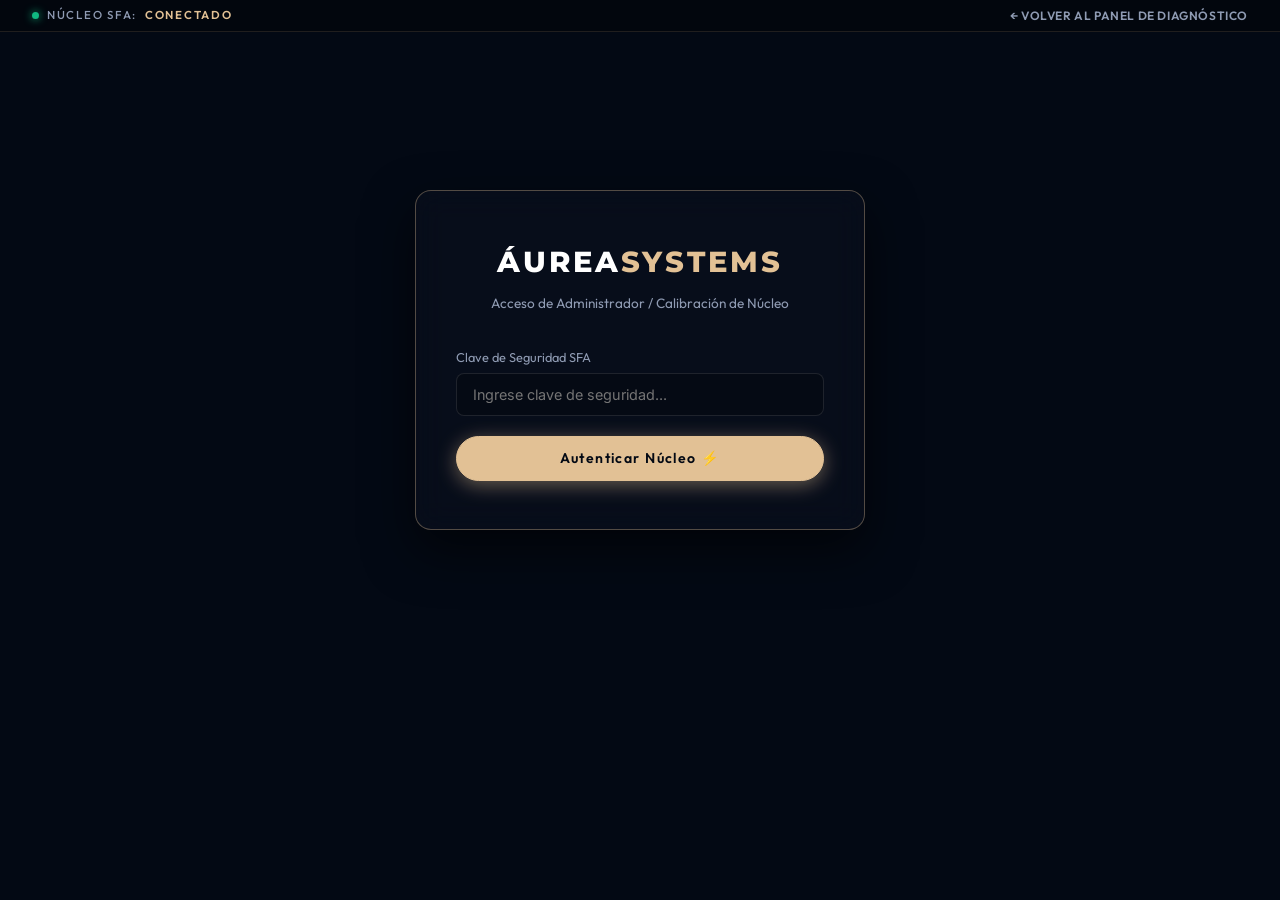
<file: admin.html>
<!DOCTYPE html>
<html lang="es">
<head>
    <meta charset="UTF-8">
    <meta name="viewport" content="width=device-width, initial-scale=1.0">
    <title>Áurea Systems - Panel de Control de Calibraciones</title>
    <!-- Fonts -->
    <link rel="preconnect" href="https://fonts.googleapis.com">
    <link rel="preconnect" href="https://fonts.gstatic.com" crossorigin>
    <link href="https://fonts.googleapis.com/css2?family=Montserrat:wght@400;600;700;800&family=Outfit:wght@300;400;500;600;700&family=Inter:wght@300;400;500;600&display=swap" rel="stylesheet">
    <!-- Styles -->
    <link rel="stylesheet" href="css/styles.css">
    <style>
        /* Specific admin styles overriding/extending design system */
        .admin-login-wrapper {
            display: flex;
            align-items: center;
            justify-content: center;
            min-height: 80vh;
            padding: 2rem;
        }

        .admin-login-card {
            background: rgba(11, 18, 32, 0.55);
            border: 1px solid var(--color-border-gold);
            border-radius: var(--border-radius-card);
            padding: 3rem 2.5rem;
            width: 100%;
            max-width: 450px;
            backdrop-filter: blur(15px);
            -webkit-backdrop-filter: blur(15px);
            box-shadow: 0 20px 50px rgba(0, 0, 0, 0.6);
            text-align: center;
            animation: fadeInStep 0.4s ease-out;
        }

        .login-logo {
            font-family: var(--font-headings);
            font-size: 1.8rem;
            font-weight: 800;
            color: var(--color-text-white);
            letter-spacing: 0.1em;
            margin-bottom: 0.5rem;
        }

        .login-logo span {
            color: var(--color-primary-gold);
        }

        .admin-panel-container {
            max-width: 1200px;
            margin: 4rem auto;
            padding: 0 2rem;
            animation: fadeInStep 0.4s ease-out;
        }

        .admin-header {
            display: flex;
            justify-content: space-between;
            align-items: center;
            margin-bottom: 2.5rem;
            border-bottom: 1px solid rgba(255,255,255,0.08);
            padding-bottom: 1.5rem;
            gap: 1.5rem;
            flex-wrap: wrap;
        }

        .admin-title-area h2 {
            font-family: var(--font-headings);
            color: var(--color-primary-gold);
            font-size: 1.8rem;
            text-transform: uppercase;
            letter-spacing: 0.05em;
            margin-bottom: 0.25rem;
        }

        .admin-title-area p {
            color: var(--color-text-gray);
            font-size: 0.9rem;
        }

        /* Summary cards */
        .admin-summary-grid {
            display: grid;
            grid-template-columns: repeat(auto-fit, minmax(220px, 1fr));
            gap: 1.5rem;
            margin-bottom: 2.5rem;
        }

        .summary-card {
            background: rgba(11, 18, 32, 0.3);
            border: 1px solid rgba(255,255,255,0.06);
            border-radius: 12px;
            padding: 1.5rem;
            display: flex;
            flex-direction: column;
            gap: 0.5rem;
            backdrop-filter: blur(8px);
            transition: var(--transition-smooth);
        }

        .summary-card:hover {
            border-color: var(--color-border-gold);
            transform: translateY(-2px);
        }

        .summary-card-title {
            font-family: var(--font-accent);
            font-size: 0.8rem;
            color: var(--color-text-gray);
            text-transform: uppercase;
            letter-spacing: 0.05em;
        }

        .summary-card-value {
            font-family: var(--font-headings);
            font-size: 2rem;
            font-weight: 700;
            color: var(--color-text-white);
        }

        .summary-card-value.gold {
            color: var(--color-primary-gold);
        }

        .summary-card-value.blue {
            color: var(--color-blue-accent);
        }

        /* Table section */
        .table-controls {
            display: flex;
            justify-content: space-between;
            align-items: center;
            margin-bottom: 1.5rem;
            flex-wrap: wrap;
            gap: 1rem;
        }

        .source-selector {
            display: flex;
            align-items: center;
            gap: 0.75rem;
            background: rgba(255,255,255,0.02);
            border: 1px solid rgba(255,255,255,0.06);
            border-radius: 30px;
            padding: 0.4rem 1rem;
        }

        .source-selector select {
            background: transparent;
            border: none;
            color: var(--color-text-white);
            font-family: var(--font-accent);
            font-size: 0.85rem;
            outline: none;
            cursor: pointer;
        }

        .source-selector select option {
            background: var(--color-bg-deep);
            color: var(--color-text-white);
        }

        .admin-table-wrapper {
            background: rgba(11, 18, 32, 0.25);
            border: 1px solid rgba(255,255,255,0.06);
            border-radius: 12px;
            overflow-x: auto;
            backdrop-filter: blur(8px);
            margin-bottom: 2rem;
        }

        .admin-table {
            width: 100%;
            border-collapse: collapse;
            text-align: left;
            font-size: 0.9rem;
        }

        .admin-table th {
            font-family: var(--font-accent);
            font-weight: 600;
            color: var(--color-text-light);
            background: rgba(11, 18, 32, 0.6);
            border-bottom: 1px solid rgba(255,255,255,0.08);
            padding: 1rem 1.25rem;
            text-transform: uppercase;
            font-size: 0.75rem;
            letter-spacing: 0.05em;
        }

        .admin-table td {
            padding: 1.2rem 1.25rem;
            border-bottom: 1px solid rgba(255,255,255,0.04);
            color: var(--color-text-white);
            vertical-align: top;
        }

        .admin-table tr:hover td {
            background: rgba(255,255,255,0.01);
        }

        .badge {
            display: inline-flex;
            align-items: center;
            gap: 0.3rem;
            font-family: var(--font-accent);
            font-weight: 600;
            font-size: 0.75rem;
            padding: 0.25rem 0.6rem;
            border-radius: 30px;
        }

        .badge.yes {
            background: rgba(6, 182, 212, 0.12);
            color: var(--color-blue-accent);
            border: 1px solid var(--color-border-blue);
        }

        .badge.no {
            background: rgba(239, 68, 68, 0.12);
            color: #ef4444;
            border: 1px solid rgba(239, 68, 68, 0.25);
        }

        .stars-display {
            color: var(--color-primary-gold);
            font-size: 1.1rem;
            letter-spacing: 0.1em;
        }

        .comment-text {
            color: var(--color-text-gray);
            line-height: 1.5;
            font-size: 0.85rem;
            max-width: 450px;
            word-wrap: break-word;
        }

        .date-text {
            font-family: var(--font-accent);
            color: var(--color-text-gray);
            font-size: 0.8rem;
        }

        /* Config box */
        .config-overlay-box {
            background: rgba(11, 18, 32, 0.4);
            border: 1px solid rgba(255,255,255,0.05);
            border-radius: 12px;
            padding: 1.5rem;
            margin-top: 2rem;
            display: none;
            gap: 1rem;
            flex-direction: column;
        }

        .config-overlay-box.active {
            display: flex;
        }

        .input-group {
            display: flex;
            flex-direction: column;
            gap: 0.4rem;
        }

        .input-group label {
            font-family: var(--font-accent);
            font-size: 0.8rem;
            color: var(--color-text-gray);
        }

        .admin-input {
            background: rgba(6, 11, 19, 0.7);
            border: 1px solid rgba(255,255,255,0.1);
            border-radius: 8px;
            color: var(--color-text-white);
            padding: 0.75rem 1rem;
            font-family: var(--font-body);
            font-size: 0.9rem;
            outline: none;
            width: 100%;
            transition: var(--transition-smooth);
        }

        .admin-input:focus {
            border-color: var(--color-primary-gold);
            box-shadow: 0 0 10px rgba(226, 193, 149, 0.15);
        }

        /* Empty state */
        .empty-state {
            padding: 4rem 2rem;
            text-align: center;
            color: var(--color-text-gray);
        }

        .empty-state svg {
            width: 48px;
            height: 48px;
            fill: rgba(255,255,255,0.1);
            margin-bottom: 1rem;
        }

        /* Tabs Styles */
        .admin-tabs-nav {
            display: flex;
            gap: 1rem;
            border-bottom: 1px solid rgba(255, 255, 255, 0.08);
            margin: 0 0 2rem 0;
            padding-bottom: 0.5rem;
        }

        .tab-btn {
            background: none;
            border: none;
            border-bottom: 2px solid transparent;
            color: var(--color-text-gray);
            padding: 0.75rem 1.5rem;
            font-family: var(--font-headings);
            font-size: 0.95rem;
            font-weight: 700;
            cursor: pointer;
            transition: all 0.3s cubic-bezier(0.25, 0.8, 0.25, 1);
            letter-spacing: 0.05em;
            text-transform: uppercase;
        }

        .tab-btn:hover {
            color: #fff;
            border-bottom-color: rgba(197, 168, 128, 0.4);
        }

        .tab-btn.active {
            color: var(--color-primary-gold) !important;
            border-bottom-color: var(--color-primary-gold) !important;
            text-shadow: 0 0 10px rgba(197, 168, 128, 0.3);
        }
    </style>
</head>
<body>
    <!-- Top Bar -->
    <div class="core-status-bar">
        <div class="status-item">
            <span class="status-indicator-dot pulsing"></span>
            <span class="status-label">NÚCLEO SFA:</span>
            <span class="status-value text-gold">CONECTADO</span>
        </div>
        <div style="margin-left: auto;">
            <a href="index.html" class="status-value" style="text-decoration: none; font-size: 0.75rem; letter-spacing: 0.05em; font-family: var(--font-accent); color: var(--color-text-gray);">
                &larr; VOLVER AL PANEL DE DIAGNÓSTICO
            </a>
        </div>
    </div>

    <!-- Background Geometry Art -->
    <div class="bg-geometry">
        <svg viewBox="0 0 1000 1000">
            <circle cx="500" cy="500" r="450" class="geom-circle"></circle>
            <circle cx="500" cy="500" r="300" class="geom-circle"></circle>
            <line x1="100" y1="500" x2="900" y2="500" class="geom-line"></line>
            <line x1="500" y1="100" x2="500" y2="900" class="geom-line"></line>
        </svg>
    </div>

    <!-- Login screen -->
    <div class="admin-login-wrapper" id="login-screen">
        <div class="admin-login-card">
            <div class="login-logo">ÁUREA<span>SYSTEMS</span></div>
            <p style="color: var(--color-text-gray); font-size: 0.85rem; margin-bottom: 2rem; font-family: var(--font-accent);">Acceso de Administrador / Calibración de Núcleo</p>
            
            <form id="login-form" style="display: flex; flex-direction: column; gap: 1.2rem;">
                <div class="input-group" style="text-align: left;">
                    <label for="admin-pass">Clave de Seguridad SFA</label>
                    <input type="password" id="admin-pass" class="admin-input" placeholder="Ingrese clave de seguridad..." required autocomplete="current-password">
                </div>
                <button type="submit" class="btn btn-gold" style="width: 100%; padding: 0.8rem;">
                    Autenticar Núcleo ⚡
                </button>
                <p id="login-error" style="color: #ef4444; font-size: 0.8rem; display: none; margin-top: 0.5rem;"></p>
            </form>
        </div>
    </div>

    <!-- Dashboard Panel (Hidden by default) -->
    <div class="admin-panel-container" id="admin-dashboard" style="display: none;">
        <!-- Header -->
        <div class="admin-header">
            <div class="admin-title-area">
                <h2>Panel de Calibraciones y Feedback</h2>
                <p>Historial de retroalimentación de ingenieros para calibración fina del motor espectral SFA.</p>
            </div>
            <div style="display: flex; gap: 0.75rem;">
                <button type="button" class="btn btn-outline" id="btn-toggle-config" style="padding: 0.6rem 1.2rem; font-size: 0.8rem;">
                    ⚙️ Servidor
                </button>
                <button type="button" class="btn btn-gold" id="btn-refresh" style="padding: 0.6rem 1.2rem; font-size: 0.8rem;">
                    🔄 Actualizar
                </button>
            </div>
        </div>

        <!-- Connection Settings Box (Hidden by default) -->
        <div class="config-overlay-box" id="config-box">
            <h4 style="font-family: var(--font-headings); font-size: 0.95rem; color: var(--color-primary-gold); border-bottom: 1px solid rgba(255,255,255,0.06); padding-bottom: 0.5rem;">Configuración de Fuente de Datos</h4>
            <div class="feedback-grid" style="margin-bottom: 0;">
                <div class="input-group">
                    <label for="cfg-source-type">Origen de Datos</label>
                    <select id="cfg-source-type" class="admin-input" style="background: rgba(6,11,19,0.7); height: 42px;">
                        <option value="local">Navegador Local (localStorage de este equipo)</option>
                        <option value="api">Servidor Python Backend (Localhost / API)</option>
                        <option value="custom">API Externa (ej. Google Sheets / SheetDB / JSONBin)</option>
                    </select>
                </div>
                <div class="input-group" id="cfg-url-group">
                    <label id="cfg-url-label" for="cfg-api-url">Dirección URL de la API</label>
                    <input type="text" id="cfg-api-url" class="admin-input" placeholder="https://aurea-backend-eq8d.onrender.com/api/feedback">
                </div>
            </div>
            <div class="feedback-grid" style="grid-template-columns: 1fr 1fr; margin-bottom: 0; align-items: flex-end;">
                <div class="input-group" id="cfg-token-group">
                    <label for="cfg-api-token">Token / Clave de Acceso API</label>
                    <input type="text" id="cfg-api-token" class="admin-input" placeholder="Clave secreta de autenticación...">
                </div>
                <button type="button" class="btn btn-gold" id="btn-save-config" style="height: 42px; width: 100%;">Guardar y Conectar</button>
            </div>
        </div>

        <!-- Tabs Navigation -->
        <div class="admin-tabs-nav">
            <button type="button" class="tab-btn active" id="tab-btn-feedback">
                💬 Retroalimentación SFA
            </button>
            <button type="button" class="tab-btn" id="tab-btn-members">
                🎫 Registro de Membresías
            </button>
        </div>

        <!-- SECTION 1: FEEDBACK CONTENT -->
        <div id="section-feedback">
            <!-- Summary Cards -->
            <div class="admin-summary-grid">
                <div class="summary-card">
                    <span class="summary-card-title">Comentarios Totales</span>
                    <span class="summary-card-value" id="stat-total">0</span>
                </div>
                <div class="summary-card">
                    <span class="summary-card-title">Promedio Espectral</span>
                    <span class="summary-card-value gold" id="stat-rating">0.0 ★</span>
                </div>
                <div class="summary-card">
                    <span class="summary-card-title">Precisión del Diagnóstico</span>
                    <span class="summary-card-value blue" id="stat-accuracy">0%</span>
                </div>
            </div>

            <!-- Table controls -->
            <div class="table-controls">
                <div class="source-selector">
                    <span>Fuente activa:</span>
                    <strong id="active-source-indicator" style="color: var(--color-primary-gold); font-size: 0.85rem;">Navegador Local</strong>
                </div>
                
                <div style="display: flex; gap: 0.75rem;">
                    <button type="button" class="btn btn-outline" id="btn-export-csv" style="padding: 0.5rem 1rem; font-size: 0.8rem; border-radius: 30px;">
                        📥 Exportar CSV
                    </button>
                    <button type="button" class="btn btn-outline" id="btn-clear-history" style="padding: 0.5rem 1rem; font-size: 0.8rem; border-radius: 30px; border-color: rgba(239,68,68,0.3); color: #ef4444;">
                        🗑️ Limpiar Historial
                    </button>
                </div>
            </div>

            <!-- Table -->
            <div class="admin-table-wrapper">
                <table class="admin-table" id="feedback-table">
                    <thead>
                        <tr>
                            <th style="width: 180px;">Fecha y Hora</th>
                            <th style="width: 120px;">Precisión SFA</th>
                            <th style="width: 140px;">Calificación</th>
                            <th>Observaciones y Comentarios del Ingeniero</th>
                        </tr>
                    </thead>
                    <tbody id="feedback-table-body">
                        <!-- Dynamic content -->
                    </tbody>
                </table>
            </div>
        </div>

        <!-- SECTION 2: MEMBERS CONTENT (Hidden by default) -->
        <div id="section-members" style="display: none;">
            <!-- Summary Cards for Members -->
            <div class="admin-summary-grid">
                <div class="summary-card">
                    <span class="summary-card-title">Membresías Totales</span>
                    <span class="summary-card-value" id="member-stat-total">0</span>
                </div>
                <div class="summary-card">
                    <span class="summary-card-title">Licencias Activas</span>
                    <span class="summary-card-value gold" id="member-stat-active">0</span>
                </div>
                <div class="summary-card">
                    <span class="summary-card-title">Último Registro</span>
                    <span class="summary-card-value blue" id="member-stat-latest">--</span>
                </div>
            </div>

            <!-- Table controls for members -->
            <div class="table-controls">
                <div class="source-selector">
                    <span>Base de Datos:</span>
                    <strong style="color: var(--color-primary-gold); font-size: 0.85rem;">registros.json</strong>
                </div>
                
                <div style="display: flex; gap: 0.75rem;">
                    <button type="button" class="btn btn-outline" id="btn-export-members-csv" style="padding: 0.5rem 1rem; font-size: 0.8rem; border-radius: 30px;">
                        📥 Exportar Miembros CSV
                    </button>
                    <button type="button" class="btn btn-outline" id="btn-clear-members" style="padding: 0.5rem 1rem; font-size: 0.8rem; border-radius: 30px; border-color: rgba(239,68,68,0.3); color: #ef4444;">
                        🗑️ Limpiar Membresías
                    </button>
                </div>
            </div>

            <!-- Table for members -->
            <div class="admin-table-wrapper">
                <table class="admin-table" id="members-table">
                    <thead>
                        <tr>
                            <th style="width: 180px;">Fecha/Hora</th>
                            <th style="width: 150px;">Nombre</th>
                            <th style="width: 200px;">Correo</th>
                            <th style="width: 150px;">Empresa</th>
                            <th style="width: 180px;">Plan</th>
                            <th>Clave de Licencia</th>
                        </tr>
                    </thead>
                    <tbody id="members-table-body">
                        <!-- Dynamic content -->
                    </tbody>
                </table>
            </div>
        </div>
    </div>

    <!-- Script for dashboard interactivity -->
    <script>
        document.addEventListener('DOMContentLoaded', () => {
            const loginScreen = document.getElementById('login-screen');
            const dashboard = document.getElementById('admin-dashboard');
            const loginForm = document.getElementById('login-form');
            const loginError = document.getElementById('login-error');
            const feedbackTableBody = document.getElementById('feedback-table-body');
            
            // Stats elements
            const statTotal = document.getElementById('stat-total');
            const statRating = document.getElementById('stat-rating');
            const statAccuracy = document.getElementById('stat-accuracy');
            
            // Buttons
            const btnRefresh = document.getElementById('btn-refresh');
            const btnToggleConfig = document.getElementById('btn-toggle-config');
            const btnSaveConfig = document.getElementById('btn-save-config');
            const btnExportCsv = document.getElementById('btn-export-csv');
            const btnClearHistory = document.getElementById('btn-clear-history');
            const activeSourceIndicator = document.getElementById('active-source-indicator');

            // Config Elements
            const configBox = document.getElementById('config-box');
            const cfgSourceType = document.getElementById('cfg-source-type');
            const cfgApiUrl = document.getElementById('cfg-api-url');
            const cfgApiToken = document.getElementById('cfg-api-token');
            const cfgUrlGroup = document.getElementById('cfg-url-group');

            // Security Key
            const DEFAULT_PASSWORD = "aurea2026";

            // Storage Config Keys
            const STORAGE_CFG_TYPE = "aurea_admin_source_type";
            const STORAGE_CFG_URL = "aurea_admin_api_url";
            const STORAGE_CFG_TOKEN = "aurea_admin_api_token";

            // Load saved config
            let currentSource = localStorage.getItem(STORAGE_CFG_TYPE) || "api";
            let apiUrl = localStorage.getItem(STORAGE_CFG_URL) || "https://aurea-backend-eq8d.onrender.com/api/feedback";
            let apiToken = localStorage.getItem(STORAGE_CFG_TOKEN) || "aurea2026";

            cfgSourceType.value = currentSource;
            cfgApiUrl.value = apiUrl;
            cfgApiToken.value = apiToken;

            // Handle Source Type dropdown changes
            const updateConfigFieldsUI = () => {
                const src = cfgSourceType.value;
                if (src === 'local') {
                    cfgUrlGroup.style.display = 'none';
                    document.getElementById('cfg-token-group').style.display = 'none';
                } else {
                    cfgUrlGroup.style.display = 'flex';
                    document.getElementById('cfg-token-group').style.display = 'flex';
                    if (src === 'api') {
                        document.getElementById('cfg-url-label').textContent = 'Dirección URL del Backend FastAPI';
                        cfgApiUrl.placeholder = 'https://aurea-backend-eq8d.onrender.com/api/feedback';
                    } else {
                        document.getElementById('cfg-url-label').textContent = 'Dirección URL de la API Externa / SheetDB';
                        cfgApiUrl.placeholder = 'https://sheetdb.io/api/v1/...';
                    }
                }
            };
            cfgSourceType.addEventListener('change', updateConfigFieldsUI);
            updateConfigFieldsUI();

            // Toggle Config Box
            btnToggleConfig.addEventListener('click', () => {
                configBox.classList.toggle('active');
            });

            // Save settings
            btnSaveConfig.addEventListener('click', () => {
                currentSource = cfgSourceType.value;
                apiUrl = cfgApiUrl.value.trim();
                apiToken = cfgApiToken.value.trim();

                localStorage.setItem(STORAGE_CFG_TYPE, currentSource);
                localStorage.setItem(STORAGE_CFG_URL, apiUrl);
                localStorage.setItem(STORAGE_CFG_TOKEN, apiToken);

                configBox.classList.remove('active');
                loadFeedbackData();
            });

            // Login Validation
            loginForm.addEventListener('submit', (e) => {
                e.preventDefault();
                const enteredPass = document.getElementById('admin-pass').value;

                if (enteredPass === DEFAULT_PASSWORD || enteredPass === apiToken) {
                    // Successful login
                    loginScreen.style.display = 'none';
                    dashboard.style.display = 'block';
                    loadFeedbackData();
                } else {
                    loginError.textContent = "Clave de seguridad inválida. Verifique e intente de nuevo.";
                    loginError.style.display = 'block';
                }
            });

            // Tab switching logic
            const tabBtnFeedback = document.getElementById('tab-btn-feedback');
            const tabBtnMembers = document.getElementById('tab-btn-members');
            const sectionFeedback = document.getElementById('section-feedback');
            const sectionMembers = document.getElementById('section-members');

            if (tabBtnFeedback && tabBtnMembers && sectionFeedback && sectionMembers) {
                tabBtnFeedback.addEventListener('click', () => {
                    tabBtnFeedback.classList.add('active');
                    tabBtnMembers.classList.remove('active');
                    sectionFeedback.style.display = 'block';
                    sectionMembers.style.display = 'none';
                });

                tabBtnMembers.addEventListener('click', () => {
                    tabBtnMembers.classList.add('active');
                    tabBtnFeedback.classList.remove('active');
                    sectionFeedback.style.display = 'none';
                    sectionMembers.style.display = 'block';
                    loadMembersData();
                });
            }

            const getRegistrosUrl = () => {
                if (currentSource === 'local') return '';
                try {
                    const urlObj = new URL(apiUrl);
                    urlObj.pathname = urlObj.pathname.replace('/feedback', '/registros');
                    return urlObj.toString();
                } catch (e) {
                    return 'https://aurea-backend-eq8d.onrender.com/api/registros';
                }
            };

            async function loadMembersData() {
                const membersTableBody = document.getElementById('members-table-body');
                if (!membersTableBody) return;
                
                let records = [];
                
                if (currentSource === 'local') {
                    try {
                        const localReg = JSON.parse(localStorage.getItem('aurea_promo_club33_reg'));
                        if (localReg) {
                            records = [{
                                timestamp: localReg.registeredAt || new Date().toISOString(),
                                name: localReg.name,
                                email: localReg.email,
                                company: localReg.company,
                                plan: "Club 33 Premium (3 Meses Gratis)",
                                license_key: localReg.licenseKey || "SFA-MEM-LOCAL-TEMP"
                            }];
                        }
                    } catch (e) {
                        records = [];
                    }
                    renderMembers(records);
                } else {
                    membersTableBody.innerHTML = `<tr><td colspan="6" style="text-align: center; color: var(--color-text-gray);">Conectando con el servidor API...</td></tr>`;
                    
                    try {
                        const headers = {};
                        if (apiToken) {
                            headers['Authorization'] = `Bearer ${apiToken}`;
                        }
                        
                        let fetchUrl = getRegistrosUrl();
                        if (apiToken) {
                            fetchUrl += `?token=${encodeURIComponent(apiToken)}`;
                        }

                        const response = await fetch(fetchUrl, {
                            method: 'GET',
                            headers: headers
                        });

                        if (!response.ok) throw new Error(`Error ${response.status}: ${response.statusText}`);
                        records = await response.json();
                        
                        if (!Array.isArray(records)) records = [];
                        renderMembers(records);
                    } catch (err) {
                        console.error("Error fetching registrations:", err);
                        membersTableBody.innerHTML = `
                            <tr>
                                <td colspan="6" style="text-align: center; color: #ef4444; padding: 2.5rem 1.25rem;">
                                    <svg viewBox="0 0 24 24" style="width: 32px; height: 32px; fill: #ef4444; margin-bottom: 0.5rem;"><path d="M12 2C6.48 2 2 6.48 2 12s4.48 10 10 10 10-4.48 10-10S17.52 2 12 2zm1 15h-2v-2h2v2zm0-4h-2V7h2v6z"/></svg>
                                    <div>No se pudo conectar con la API de membresías.</div>
                                    <div style="font-size: 0.75rem; margin-top: 0.25rem; opacity: 0.7;">Detalle: ${err.message}</div>
                                </td>
                            </tr>
                        `;
                        updateMembersStats([]);
                    }
                }
            }

            function updateMembersStats(records) {
                const memberTotal = document.getElementById('member-stat-total');
                const memberActive = document.getElementById('member-stat-active');
                const memberLatest = document.getElementById('member-stat-latest');

                if (!memberTotal || !memberActive || !memberLatest) return;

                if (!records || records.length === 0) {
                    memberTotal.textContent = "0";
                    memberActive.textContent = "0";
                    memberLatest.textContent = "--";
                    return;
                }

                memberTotal.textContent = records.length;
                memberActive.textContent = records.length;

                const sorted = [...records].sort((a, b) => new Date(b.timestamp) - new Date(a.timestamp));
                const latestDate = new Date(sorted[0].timestamp);
                memberLatest.textContent = latestDate.toLocaleDateString('es-ES', { day: '2-digit', month: '2-digit' });
            }

            function renderMembers(records) {
                const membersTableBody = document.getElementById('members-table-body');
                if (!membersTableBody) return;
                
                membersTableBody.innerHTML = '';
                updateMembersStats(records);

                if (!records || records.length === 0) {
                    membersTableBody.innerHTML = `
                        <tr>
                            <td colspan="6" class="empty-state">
                                <svg viewBox="0 0 24 24">
                                    <path d="M20 2H4c-1.1 0-1.99.9-1.99 2L2 22l4-4h14c1.1 0 2-.9 2-2V4c0-1.1-.9-2-2-2zM6 9h12v2H6V9zm8 5H6v-2h8v2zm4-6H6V6h12v2z"/>
                                </svg>
                                <div>No se han registrado membresías aún.</div>
                            </td>
                        </tr>
                    `;
                    return;
                }

                const sorted = [...records].sort((a, b) => new Date(b.timestamp) - new Date(a.timestamp));

                sorted.forEach(r => {
                    const tr = document.createElement('tr');
                    
                    let dateDisplay = '---';
                    if (r.timestamp) {
                        try {
                            const d = new Date(r.timestamp);
                            dateDisplay = d.toLocaleString('es-ES', {
                                day: '2-digit',
                                month: '2-digit',
                                year: '2-digit',
                                hour: '2-digit',
                                minute: '2-digit'
                            });
                        } catch (e) {
                            dateDisplay = r.timestamp;
                        }
                    }

                    tr.innerHTML = `
                        <td class="date-text">${dateDisplay}</td>
                        <td style="font-weight: 600; color: #fff;">${escapeHtml(r.name || '')}</td>
                        <td>${escapeHtml(r.email || '')}</td>
                        <td>${escapeHtml(r.company || 'Particular')}</td>
                        <td><span class="badge yes" style="background: rgba(197, 168, 128, 0.15); border: 1px solid var(--color-primary-gold); color: var(--color-primary-gold);">${escapeHtml(r.plan || '')}</span></td>
                        <td><code style="font-family: monospace; font-size: 0.9rem; color: #00d2ff; letter-spacing: 0.05em;">${escapeHtml(r.license_key || '')}</code></td>
                    `;
                    membersTableBody.appendChild(tr);
                });
            }

            // Clear members history action
            const btnClearMembers = document.getElementById('btn-clear-members');
            if (btnClearMembers) {
                btnClearMembers.addEventListener('click', async () => {
                    const confirmed = confirm("¿Está seguro de que desea eliminar todas las membresías del servidor? Esta acción borrará registros.json.");
                    if (!confirmed) return;

                    if (currentSource === 'local') {
                        localStorage.removeItem('aurea_promo_club33_reg');
                        loadMembersData();
                    } else {
                        try {
                            const headers = {};
                            if (apiToken) headers['Authorization'] = `Bearer ${apiToken}`;
                            
                            let deleteUrl = getRegistrosUrl();
                            if (apiToken) {
                                deleteUrl += `?token=${encodeURIComponent(apiToken)}`;
                            }

                            const response = await fetch(deleteUrl, {
                                method: 'DELETE',
                                headers: headers
                            });

                            if (!response.ok) throw new Error(`HTTP Error ${response.status}`);
                            loadMembersData();
                        } catch (err) {
                            alert(`No se pudo limpiar las membresías en el servidor. Detalle: ${err.message}`);
                        }
                    }
                });
            }

            // Export Members CSV action
            const btnExportMembersCsv = document.getElementById('btn-export-members-csv');
            if (btnExportMembersCsv) {
                btnExportMembersCsv.addEventListener('click', () => {
                    const membersTableBody = document.getElementById('members-table-body');
                    if (!membersTableBody) return;

                    const rows = membersTableBody.querySelectorAll('tr');
                    if (rows.length === 1 && rows[0].querySelector('.empty-state')) {
                        alert("No hay membresías disponibles para exportar.");
                        return;
                    }

                    let records = [];
                    rows.forEach(row => {
                        const date = row.cells[0]?.textContent;
                        const name = row.cells[1]?.textContent;
                        const email = row.cells[2]?.textContent;
                        const company = row.cells[3]?.textContent;
                        const plan = row.cells[4]?.textContent;
                        const license = row.cells[5]?.textContent;
                        
                        if (date && name) {
                            records.push({
                                timestamp: date,
                                name: name,
                                email: email,
                                company: company,
                                plan: plan,
                                license_key: license
                            });
                        }
                    });

                    if (records.length === 0) {
                        alert("No hay registros para exportar.");
                        return;
                    }

                    // Construct CSV
                    let csvContent = "\uFEFFFecha,Nombre,Correo,Empresa,Plan,Clave_Licencia\n";
                    records.forEach(r => {
                        csvContent += `"${r.timestamp}","${r.name}","${r.email}","${r.company}","${r.plan}","${r.license_key}"\n`;
                    });

                    // Trigger download
                    const blob = new Blob([csvContent], { type: 'text/csv;charset=utf-8;' });
                    const link = document.createElement("a");
                    const url = URL.createObjectURL(blob);
                    link.setAttribute("href", url);
                    link.setAttribute("download", `members_aurea_systems_${new Date().toISOString().split('T')[0]}.csv`);
                    link.style.visibility = 'hidden';
                    document.body.appendChild(link);
                    link.click();
                    document.body.removeChild(link);
                });
            }

            // Fetch Data
            async function loadFeedbackData() {
                let records = [];
                activeSourceIndicator.textContent = getSourceNameText(currentSource);

                if (currentSource === 'local') {
                    try {
                        records = JSON.parse(localStorage.getItem('aurea_feedback_history')) || [];
                    } catch (e) {
                        records = [];
                    }
                    renderRecords(records);
                } else {
                    // API request
                    feedbackTableBody.innerHTML = `<tr><td colspan="4" style="text-align: center; color: var(--color-text-gray);">Conectando con el servidor API...</td></tr>`;
                    
                    try {
                        const headers = { 'Content-Type': 'application/json' };
                        if (apiToken) {
                            headers['Authorization'] = `Bearer ${apiToken}`;
                        }
                        
                        let fetchUrl = apiUrl;
                        if (currentSource === 'api' && apiToken) {
                            // Append token as parameter for safety
                            fetchUrl += `?token=${encodeURIComponent(apiToken)}`;
                        }

                        const response = await fetch(fetchUrl, {
                            method: 'GET',
                            headers: headers
                        });

                        if (!response.ok) throw new Error(`Error ${response.status}: ${response.statusText}`);
                        records = await response.json();
                        
                        // Parse structure if wrapped
                        if (records.data) records = records.data;
                        if (!Array.isArray(records)) records = [];
                        
                        renderRecords(records);
                    } catch (err) {
                        console.error("Error fetching feedback:", err);
                        feedbackTableBody.innerHTML = `
                            <tr>
                                <td colspan="4" style="text-align: center; color: #ef4444; padding: 2.5rem 1.25rem;">
                                    <svg viewBox="0 0 24 24" style="width: 32px; height: 32px; fill: #ef4444; margin-bottom: 0.5rem;"><path d="M12 2C6.48 2 2 6.48 2 12s4.48 10 10 10 10-4.48 10-10S17.52 2 12 2zm1 15h-2v-2h2v2zm0-4h-2V7h2v6z"/></svg>
                                    <div>No se pudo establecer conexión con la API externa.</div>
                                    <div style="font-size: 0.75rem; margin-top: 0.25rem; opacity: 0.7;">Detalle: ${err.message}</div>
                                    <button class="btn btn-outline" onclick="window.useLocalFallback()" style="margin-top: 1rem; font-size: 0.75rem; padding: 0.4rem 0.8rem;">Usar respaldo local</button>
                                </td>
                            </tr>
                        `;
                        // Set statistics to zero
                        updateStats([]);
                    }
                }
            }

            window.useLocalFallback = () => {
                currentSource = 'local';
                cfgSourceType.value = 'local';
                localStorage.setItem(STORAGE_CFG_TYPE, 'local');
                updateConfigFieldsUI();
                loadFeedbackData();
            };

            function getSourceNameText(src) {
                switch(src) {
                    case 'local': return "Navegador Local";
                    case 'api': return "FastAPI Backend";
                    case 'custom': return "API Externa / Sheets";
                    default: return "Desconocido";
                }
            }

            function updateStats(records) {
                if (!records || records.length === 0) {
                    statTotal.textContent = "0";
                    statRating.textContent = "0.0 ★";
                    statAccuracy.textContent = "0%";
                    return;
                }

                const total = records.length;
                let ratingSum = 0;
                let accuracyCount = 0;

                records.forEach(r => {
                    ratingSum += parseInt(r.rating) || 5;
                    if (r.accuracy === 'si') {
                        accuracyCount++;
                    }
                });

                const avgRating = (ratingSum / total).toFixed(1);
                const accPercent = Math.round((accuracyCount / total) * 100);

                statTotal.textContent = total;
                statRating.textContent = `${avgRating} ★`;
                statAccuracy.textContent = `${accPercent}%`;
            }

            function renderRecords(records) {
                feedbackTableBody.innerHTML = '';
                updateStats(records);

                if (!records || records.length === 0) {
                    feedbackTableBody.innerHTML = `
                        <tr>
                            <td colspan="4" class="empty-state">
                                <svg viewBox="0 0 24 24">
                                    <path d="M20 2H4c-1.1 0-1.99.9-1.99 2L2 22l4-4h14c1.1 0 2-.9 2-2V4c0-1.1-.9-2-2-2zM6 9h12v2H6V9zm8 5H6v-2h8v2zm4-6H6V6h12v2z"/>
                                </svg>
                                <div>No se han registrado comentarios aún en esta fuente.</div>
                            </td>
                        </tr>
                    `;
                    return;
                }

                // Sort records: newest first
                const sorted = [...records].sort((a, b) => new Date(b.timestamp) - new Date(a.timestamp));

                sorted.forEach(r => {
                    const tr = document.createElement('tr');
                    
                    // Format Date
                    let dateDisplay = '---';
                    if (r.timestamp) {
                        try {
                            const d = new Date(r.timestamp);
                            dateDisplay = d.toLocaleString('es-ES', {
                                day: '2-digit',
                                month: '2-digit',
                                year: '2-digit',
                                hour: '2-digit',
                                minute: '2-digit'
                            });
                        } catch (e) {
                            dateDisplay = r.timestamp;
                        }
                    }

                    // Accuracy Badge
                    const isYes = r.accuracy === 'si';
                    const accuracyBadge = `<span class="badge ${isYes ? 'yes' : 'no'}">${isYes ? '✓ Sí' : '✗ No'}</span>`;

                    // Stars
                    let starCount = parseInt(r.rating) || 5;
                    const starsHtml = `<span class="stars-display">${'★'.repeat(starCount)}${'☆'.repeat(5 - starCount)}</span>`;

                    // Comment
                    const safeComment = r.comment ? escapeHtml(r.comment) : '<span style="font-style: italic; opacity: 0.5;">Sin comentarios escritos</span>';

                    tr.innerHTML = `
                        <td class="date-text">${dateDisplay}</td>
                        <td>${accuracyBadge}</td>
                        <td>${starsHtml}</td>
                        <td class="comment-text">${safeComment}</td>
                    `;
                    feedbackTableBody.appendChild(tr);
                });
            }

            function escapeHtml(text) {
                return text
                    .replace(/&/g, "&amp;")
                    .replace(/</g, "&lt;")
                    .replace(/>/g, "&gt;")
                    .replace(/"/g, "&quot;")
                    .replace(/'/g, "&#039;");
            }

            // Export to CSV Action
            btnExportCsv.addEventListener('click', () => {
                let records = [];
                if (currentSource === 'local') {
                    records = JSON.parse(localStorage.getItem('aurea_feedback_history')) || [];
                } else {
                    // Extract currently rendered rows from table
                    const rows = feedbackTableBody.querySelectorAll('tr');
                    if (rows.length === 1 && rows[0].querySelector('.empty-state')) {
                        alert("No hay registros disponibles para exportar.");
                        return;
                    }
                    
                    // We can just grab what is in the table or alert. Let's alert if source is remote and failed.
                    // If we successfully loaded records, they are in the memory or table.
                    // For safety, let's build CSV from localStorage if local, or parse the table rows!
                    // Let's parse from the table to guarantee we export exactly what the user is seeing.
                    rows.forEach(row => {
                        const date = row.cells[0]?.textContent;
                        const accuracyText = row.cells[1]?.textContent?.includes('Sí') ? 'si' : 'no';
                        const starsText = row.cells[2]?.textContent;
                        const starCount = (starsText?.match(/★/g) || []).length;
                        const comment = row.cells[3]?.textContent;
                        
                        if (date && comment) {
                            records.push({
                                timestamp: date,
                                accuracy: accuracyText,
                                rating: starCount,
                                comment: comment
                            });
                        }
                    });
                }

                if (records.length === 0) {
                    alert("No hay registros para exportar.");
                    return;
                }

                // Construct CSV
                let csvContent = "\uFEFFFecha,Diagnostico_Acertado,Calificacion,Comentario\n";
                records.forEach(r => {
                    const cleanComment = (r.comment || '').replace(/"/g, '""');
                    csvContent += `"${r.timestamp}","${r.accuracy.toUpperCase()}",${r.rating},"${cleanComment}"\n`;
                });

                // Trigger download
                const blob = new Blob([csvContent], { type: 'text/csv;charset=utf-8;' });
                const link = document.createElement("a");
                const url = URL.createObjectURL(blob);
                link.setAttribute("href", url);
                link.setAttribute("download", `feedback_aurea_systems_${new Date().toISOString().split('T')[0]}.csv`);
                link.style.visibility = 'hidden';
                document.body.appendChild(link);
                link.click();
                document.body.removeChild(link);
            });

            // Clear history action
            btnClearHistory.addEventListener('click', async () => {
                const confirmed = confirm("¿Está seguro de que desea limpiar el historial de retroalimentación? Esta acción es irreversible.");
                if (!confirmed) return;

                if (currentSource === 'local') {
                    localStorage.removeItem('aurea_feedback_history');
                    loadFeedbackData();
                } else {
                    // Try to send DELETE to API
                    try {
                        const headers = {};
                        if (apiToken) headers['Authorization'] = `Bearer ${apiToken}`;
                        
                        let deleteUrl = apiUrl;
                        if (currentSource === 'api' && apiToken) {
                            deleteUrl += `?token=${encodeURIComponent(apiToken)}`;
                        }

                        const response = await fetch(deleteUrl, {
                            method: 'DELETE',
                            headers: headers
                        });

                        if (!response.ok) throw new Error(`HTTP Error ${response.status}`);
                        loadFeedbackData();
                    } catch (err) {
                        alert(`No se pudo limpiar el historial en el servidor. Detalle: ${err.message}`);
                    }
                }
            });

            btnRefresh.addEventListener('click', () => {
                if (sectionMembers && sectionMembers.style.display === 'block') {
                    loadMembersData();
                } else {
                    loadFeedbackData();
                }
            });
        });
    </script>
</body>
</html>
</file>
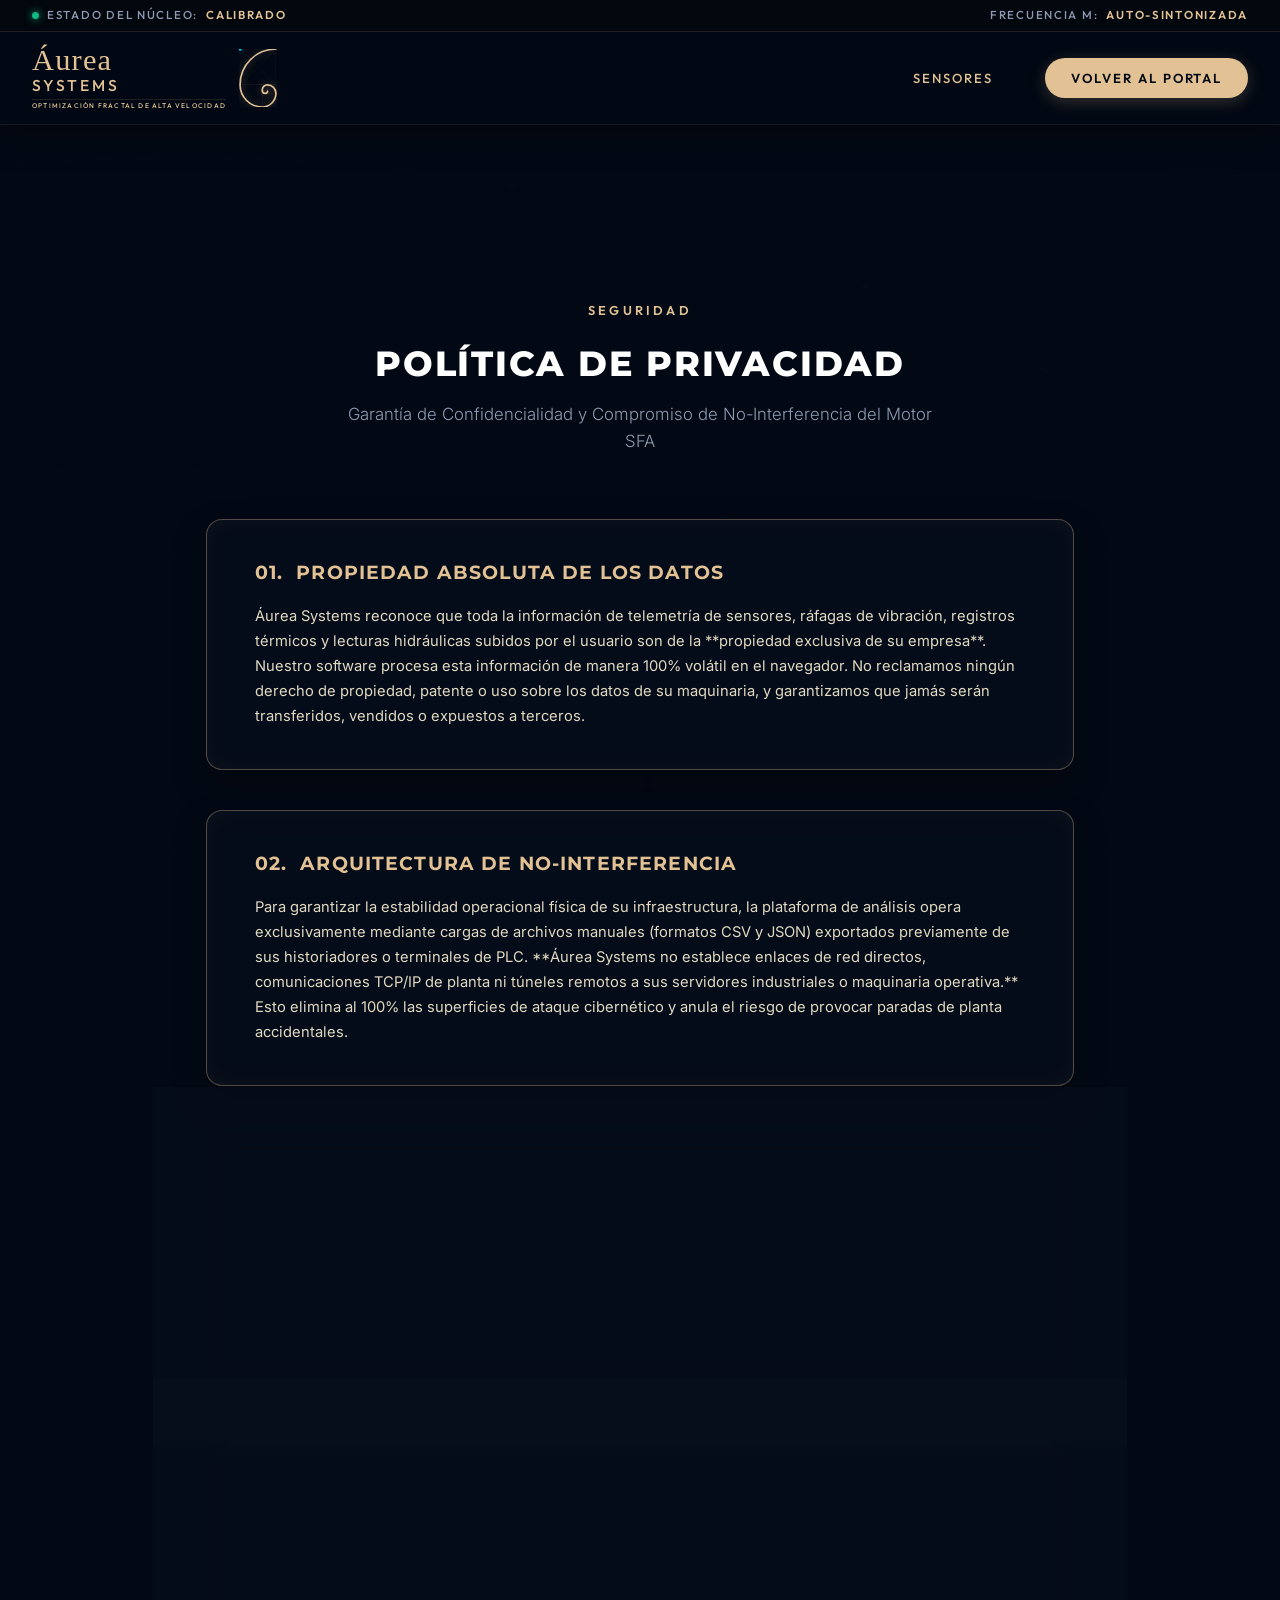
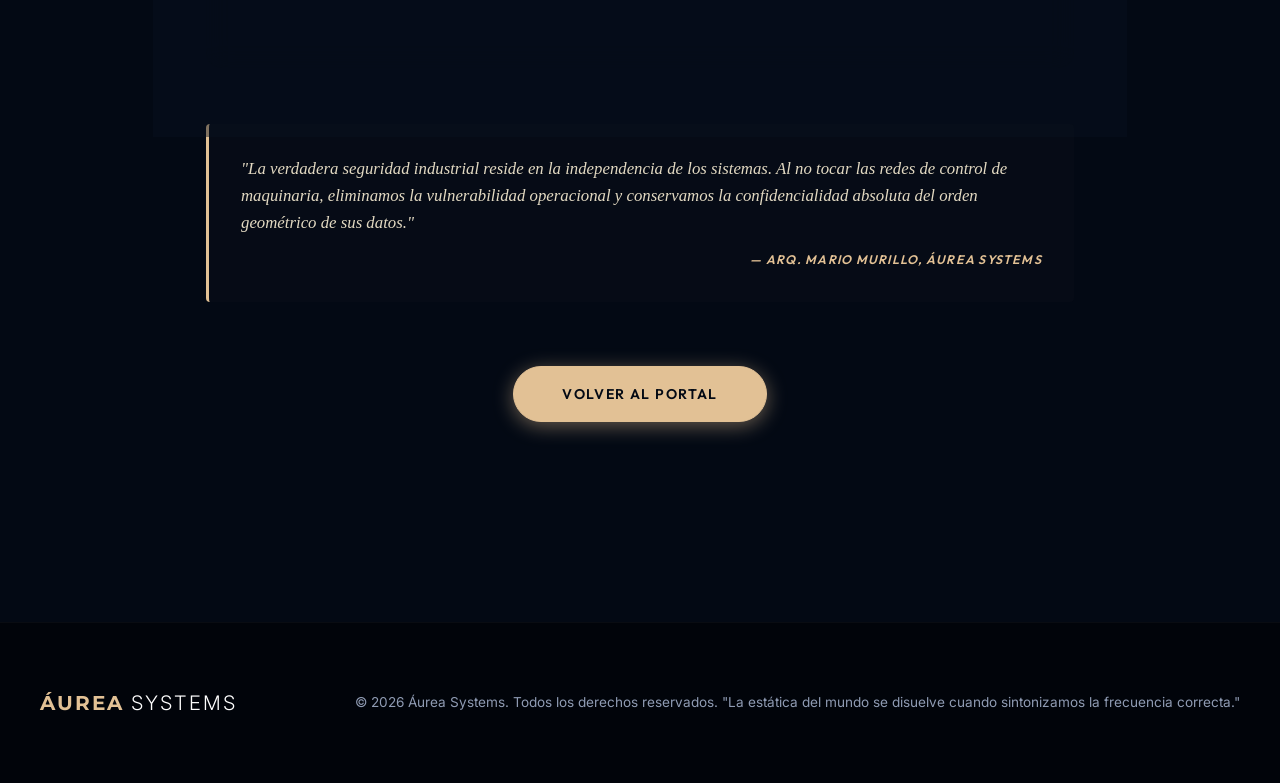
<file: privacidad.html>
<!DOCTYPE html>
<html lang="es">
<head>
    <meta charset="UTF-8">
    <meta name="viewport" content="width=device-width, initial-scale=1.0">
    <title>Política de Privacidad | Áurea Systems</title>
    <meta name="description" content="Política de privacidad industrial y confidencialidad bajo la arquitectura de No-Interferencia de Áurea Systems.">
    <!-- Google Fonts -->
    <link rel="preconnect" href="https://fonts.googleapis.com">
    <link rel="preconnect" href="https://fonts.gstatic.com" crossorigin>
    <link href="https://fonts.googleapis.com/css2?family=Montserrat:wght@300;400;500;600;700;800&family=Outfit:wght@300;400;500;600;700&family=Inter:wght@300;400;500;600&display=swap" rel="stylesheet">
    <!-- Stylesheets -->
    <link rel="stylesheet" href="css/styles.css">
</head>
<body>
    <!-- Top Core Status Bar -->
    <div class="core-status-bar">
        <div class="status-item">
            <span class="status-indicator-dot pulsing"></span>
            <span class="status-label">ESTADO DEL NÚCLEO:</span>
            <span class="status-value text-gold">CALIBRADO</span>
        </div>
        <div class="status-item">
            <span class="status-label">FRECUENCIA M:</span>
            <span class="status-value text-gold">AUTO-SINTONIZADA</span>
        </div>
    </div>

    <!-- Background geometric overlay -->
    <div class="bg-geometry">
        <svg viewBox="0 0 100 100" preserveAspectRatio="none">
            <circle cx="10" cy="20" r="30" class="geom-circle" />
            <circle cx="90" cy="80" r="40" class="geom-circle" />
            <path d="M-10,50 Q30,60 70,30 T110,50" class="geom-line" />
            <path d="M-10,20 Q40,10 80,40 T110,10" class="geom-line" />
        </svg>
    </div>

    <!-- Header / Navbar -->
    <header class="navbar scrolled">
        <div class="nav-container">
            <a href="index.html" class="logo-group" id="logo-link">
                <div class="logo-text">
                    <span class="logo-title">Áurea</span>
                    <span class="logo-subtitle">SYSTEMS</span>
                    <span class="logo-tagline">OPTIMIZACIÓN FRACTAL DE ALTA VELOCIDAD</span>
                </div>
                <div class="logo-icon-wrapper">
                    <!-- Vertical Fibonacci Spiral SVG -->
                    <svg viewBox="0 0 34 55" class="logo-spiral-svg">
                        <rect x="0" y="0" width="34" height="34" class="grid-square" />
                        <rect x="0" y="34" width="21" height="21" class="grid-square" />
                        <rect x="21" y="42" width="13" height="13" class="grid-square" />
                        <rect x="26" y="34" width="8" height="8" class="grid-square" />
                        <rect x="21" y="34" width="5" height="5" class="grid-square" />
                        
                        <line x1="0" y1="0" x2="34" y2="34" class="grid-line" />
                        <line x1="34" y1="0" x2="0" y2="34" class="grid-line" />
                        
                        <path d="M 34,0 A 34,34 0 0,0 0,34 A 21,21 0 0,0 21,55 A 13,13 0 0,0 34,42 A 8,8 0 0,0 26,34 A 5,5 0 0,0 21,39 A 3,3 0 0,0 24,42 A 2,2 0 0,0 26,40" class="spiral-path" />
                        <circle cx="0" cy="0" r="1.6" class="logo-cyan-dot" />
                    </svg>
                </div>
            </a>
            
            <nav class="nav-menu">
                <a href="sensores.html" class="nav-link" style="margin-right: 1.5rem;">SENSORES</a>
                <a href="index.html" class="nav-btn">VOLVER AL PORTAL</a>
            </nav>
        </div>
    </header>

    <main style="padding-top: 180px; padding-bottom: 80px;">
        <section class="content-section">
            <div class="section-container" style="max-width: 900px; margin: 0 auto; padding: 0 1rem;">
                <div class="section-badge" style="text-align: center; margin: 0 auto 1rem; display: table;">SEGURIDAD</div>
                <h1 class="section-heading" style="text-align: center; font-size: 2.2rem; margin-bottom: 0.5rem; text-transform: uppercase; letter-spacing: 0.05em; font-weight: 800; font-family: var(--font-headings);">Política de Privacidad</h1>
                <p class="section-intro" style="text-align: center; max-width: 600px; margin: 0 auto 4rem; color: var(--color-text-gray); font-family: var(--font-body); font-size: 1.05rem;">
                    Garantía de Confidencialidad y Compromiso de No-Interferencia del Motor SFA
                </p>

                <!-- Privacy Policy Content Grid -->
                <div style="display: flex; flex-direction: column; gap: 2.5rem; margin-bottom: 4rem;">
                    
                    <!-- Item 1: Propiedad de los Datos -->
                    <div class="ecosistema-card card-commercial" style="pointer-events: none;">
                        <h3 class="card-title" style="margin-bottom: 1.2rem; font-size: 1.2rem; color: var(--color-primary-gold); font-family: var(--font-headings); display: flex; align-items: center; gap: 0.8rem;">
                            <span style="color: var(--color-primary-gold); font-weight: bold;">01.</span> PROPIEDAD ABSOLUTA DE LOS DATOS
                        </h3>
                        <p style="color: var(--color-text-light); font-size: 0.92rem; line-height: 1.7; font-family: var(--font-body);">
                            Áurea Systems reconoce que toda la información de telemetría de sensores, ráfagas de vibración, registros térmicos y lecturas hidráulicas subidos por el usuario son de la **propiedad exclusiva de su empresa**. 
                            Nuestro software procesa esta información de manera 100% volátil en el navegador. No reclamamos ningún derecho de propiedad, patente o uso sobre los datos de su maquinaria, y garantizamos que jamás serán transferidos, vendidos o expuestos a terceros.
                        </p>
                    </div>

                    <!-- Item 2: No Interferencia y Seguridad Industrial -->
                    <div class="ecosistema-card card-commercial" style="pointer-events: none;">
                        <h3 class="card-title" style="margin-bottom: 1.2rem; font-size: 1.2rem; color: var(--color-primary-gold); font-family: var(--font-headings); display: flex; align-items: center; gap: 0.8rem;">
                            <span style="color: var(--color-primary-gold); font-weight: bold;">02.</span> ARQUITECTURA DE NO-INTERFERENCIA
                        </h3>
                        <p style="color: var(--color-text-light); font-size: 0.92rem; line-height: 1.7; font-family: var(--font-body);">
                            Para garantizar la estabilidad operacional física de su infraestructura, la plataforma de análisis opera exclusivamente mediante cargas de archivos manuales (formatos CSV y JSON) exportados previamente de sus historiadores o terminales de PLC. 
                            **Áurea Systems no establece enlaces de red directos, comunicaciones TCP/IP de planta ni túneles remotos a sus servidores industriales o maquinaria operativa.** Esto elimina al 100% las superficies de ataque cibernético y anula el riesgo de provocar paradas de planta accidentales.
                        </p>
                    </div>

                    <!-- Item 3: Uso Limitado y Eliminación -->
                    <div class="ecosistema-card card-commercial" style="pointer-events: none;">
                        <h3 class="card-title" style="margin-bottom: 1.2rem; font-size: 1.2rem; color: var(--color-primary-gold); font-family: var(--font-headings); display: flex; align-items: center; gap: 0.8rem;">
                            <span style="color: var(--color-primary-gold); font-weight: bold;">03.</span> USO LIMITADO Y ELIMINACIÓN BAJO DEMANDA
                        </h3>
                        <p style="color: var(--color-text-light); font-size: 0.92rem; line-height: 1.7; font-family: var(--font-body);">
                            Los datos numéricos ingresados son analizados únicamente para sintonizar los armónicos y las tolerancias a través de nuestro Motor SFA. Los registros se destruyen de la memoria RAM del sistema al momento de cerrar la pestaña del navegador o recargar la página. 
                            Las cookies y los metadatos de sesión se emplean exclusivamente para dar seguimiento al estado activo de su licencia comercial adquirida ($300 o $750 USD). El cliente es el único responsable de salvaguardar el reporte impreso o descargado resultante.
                        </p>
                    </div>

                    <!-- Item 4: Robustez y Seguridad Tecnológica -->
                    <div class="ecosistema-card card-commercial" style="pointer-events: none;">
                        <h3 class="card-title" style="margin-bottom: 1.2rem; font-size: 1.2rem; color: var(--color-primary-gold); font-family: var(--font-headings); display: flex; align-items: center; gap: 0.8rem;">
                            <span style="color: var(--color-primary-gold); font-weight: bold;">04.</span> SEGURIDAD Y ROBUSTEZ TECNOLÓGICA
                        </h3>
                        <p style="color: var(--color-text-light); font-size: 0.92rem; line-height: 1.7; font-family: var(--font-body);">
                            Áurea Systems es una plataforma de diagnóstico predictivo que fusiona el análisis fractal de variables electromecánicas con un backend robusto y securizado en FastAPI y Next.js. El sistema cuenta con validación de tipos estricta por Pydantic, mitigación activa de vectores de ataque XSS y SQLi, control de flujo por Rate Limiting y pruebas unitarias automatizadas. Es una tecnología madura, segura y lista para su despliegue inmediato en infraestructuras corporativas.
                        </p>
                    </div>

                    <!-- Philosophy Quote Box -->
                    <div style="background: rgba(197, 168, 128, 0.02); border-left: 3px solid var(--color-primary-gold); padding: 2rem; border-radius: 4px; margin-top: 1rem;">
                        <p style="font-family: var(--font-serif); font-style: italic; color: var(--color-text-light); font-size: 1.05rem; line-height: 1.6; margin-bottom: 0.8rem;">
                            "La verdadera seguridad industrial reside en la independencia de los sistemas. Al no tocar las redes de control de maquinaria, eliminamos la vulnerabilidad operacional y conservamos la confidencialidad absoluta del orden geométrico de sus datos."
                        </p>
                        <cite style="font-family: var(--font-accent); font-size: 0.78rem; letter-spacing: 0.1em; color: var(--color-primary-gold); text-transform: uppercase; font-weight: 600; display: block; text-align: right;">
                            — Arq. Mario Murillo, Áurea Systems
                        </cite>
                    </div>

                </div>

                <!-- Action back button -->
                <div style="text-align: center; margin-top: 3rem;">
                    <a href="index.html" class="btn btn-gold" style="padding: 1rem 3rem;">VOLVER AL PORTAL</a>
                </div>

            </div>
        </section>
    </main>

    <!-- Footer -->
    <footer>
        <div class="footer-container">
            <div class="footer-logo">
                <span class="text-gold font-montserrat font-bold">ÁUREA</span> SYSTEMS
            </div>
            <p class="footer-copy">&copy; 2026 Áurea Systems. Todos los derechos reservados. "La estática del mundo se disuelve cuando sintonizamos la frecuencia correcta."</p>
        </div>
    </footer>
</body>
</html>
</file>
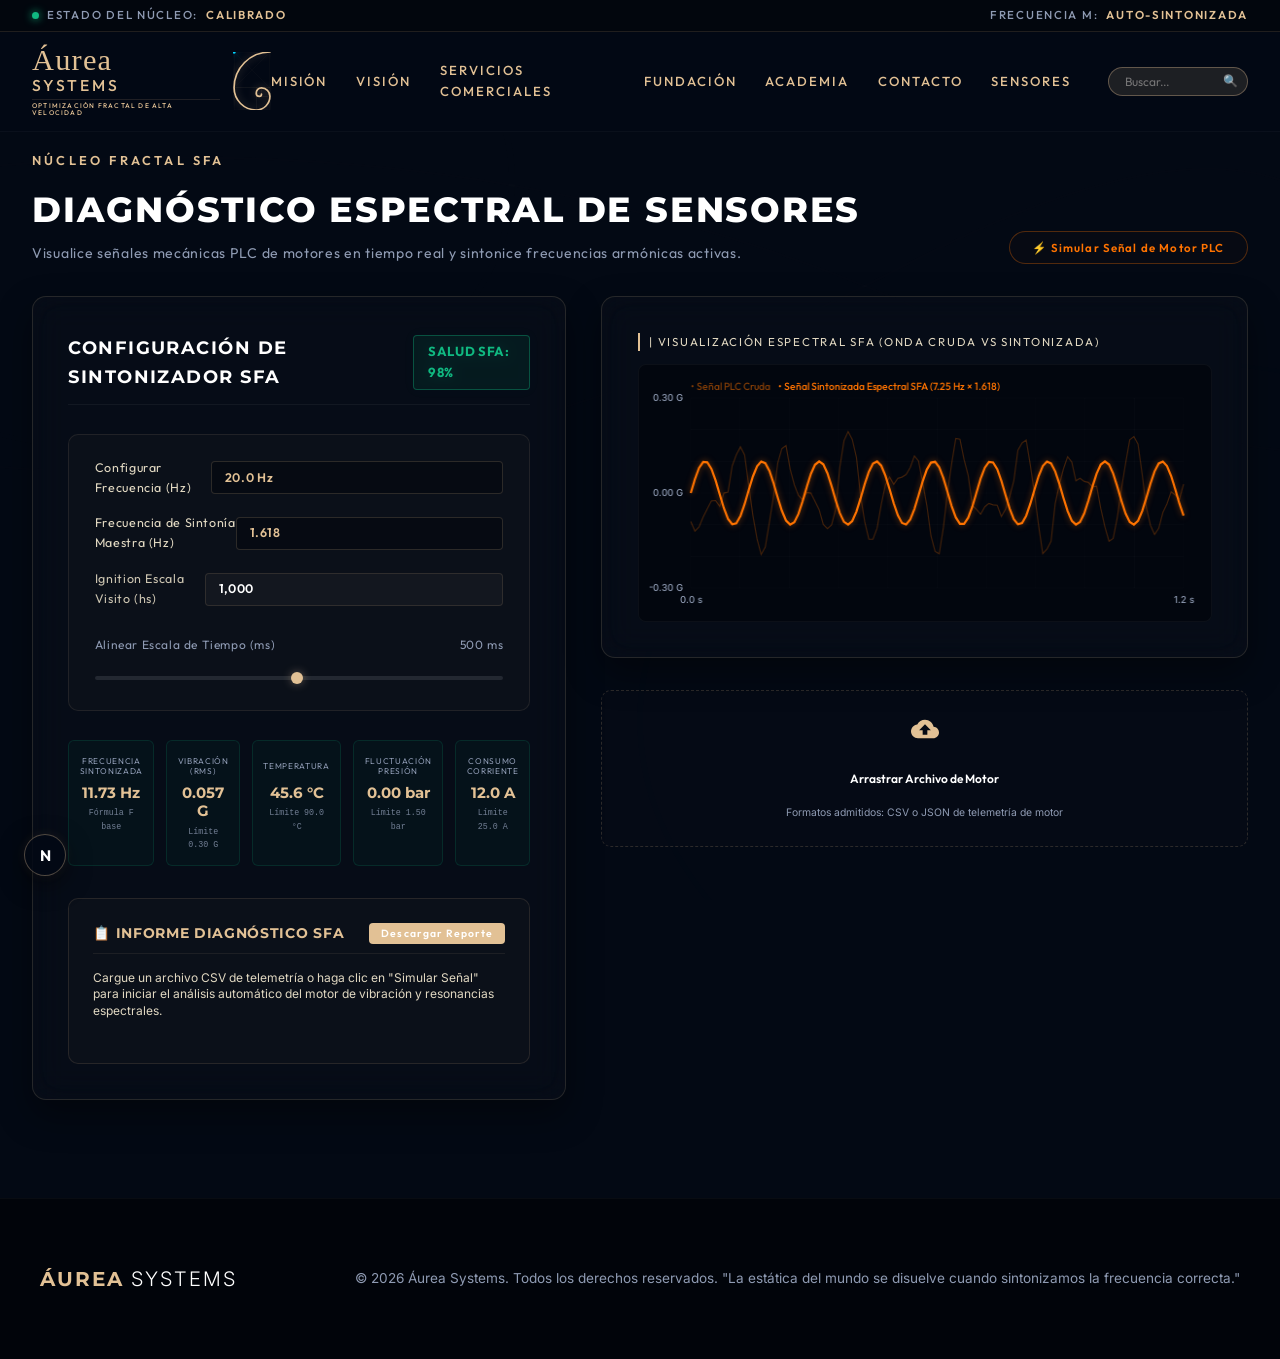
<file: sensores.html>
<!DOCTYPE html>
<html lang="es">
<head>
    <meta charset="UTF-8">
    <meta name="viewport" content="width=device-width, initial-scale=1.0">
    <title>Áurea Systems | Consola de Diagnóstico Espectral SFA</title>
    <meta name="description" content="Consola dedicada para el diagnóstico predictivo industrial de motores y atenuación de ruido fractal mediante el motor espectral SFA.">
    <!-- Google Fonts -->
    <link rel="preconnect" href="https://fonts.googleapis.com">
    <link rel="preconnect" href="https://fonts.gstatic.com" crossorigin>
    <link href="https://fonts.googleapis.com/css2?family=Montserrat:wght@300;400;500;600;700;800&family=Outfit:wght@300;400;500;600;700&family=Inter:wght@300;400;500;600&display=swap" rel="stylesheet">
    <!-- Stylesheets -->
    <link rel="stylesheet" href="css/styles.css">
    <link rel="stylesheet" href="css/sensores.css">
</head>
<body>
    <!-- Top Core Status Bar -->
    <div class="core-status-bar">
        <div class="status-item">
            <span class="status-indicator-dot pulsing"></span>
            <span class="status-label">ESTADO DEL NÚCLEO:</span>
            <span class="status-value text-gold">CALIBRADO</span>
        </div>
        <div class="status-item">
            <span class="status-label">FRECUENCIA M:</span>
            <span class="status-value text-gold">AUTO-SINTONIZADA</span>
        </div>
    </div>

    <!-- Floating Action Button 'N' (Bottom Left) -->
    <button class="btn-floating-n" id="btn-terminal-toggle" aria-label="Consola de Telemetría Coaxial">N</button>

    <!-- Interactive Telemetry Console (Hidden by default) -->
    <div class="telemetry-console" id="telemetry-console">
        <div class="console-header">
            <div class="console-dots">
                <span class="dot red"></span>
                <span class="dot yellow"></span>
                <span class="dot green"></span>
            </div>
            <span class="console-title">aurea_coaxial_telemetry.log</span>
            <button class="console-close" id="console-close-btn">&times;</button>
        </div>
        <div class="console-body" id="console-log-content">
            <div class="log-line text-gold">[INICIALIZANDO] Consola de Telemetría SFA de Áurea Systems...</div>
            <div class="log-line">[OK] Sintonización espectral de PLC en línea.</div>
            <div class="log-line text-blue">[CONEXIÓN] Servidor OPC UA establecido. Escuchando tags de motor...</div>
            <div class="log-line">[OK] Frecuencia de muestreo sintonizada a 100 Hz.</div>
            <div class="log-line text-green">[EFICIENCIA] Amplitud de vibración atenuada por Ecuación SFA.</div>
            <div class="log-line">[SISTEMA] Estado de salud nominal del estator detectado.</div>
        </div>
    </div>

    <!-- Background geometric overlay -->
    <div class="bg-geometry">
        <svg viewBox="0 0 100 100" preserveAspectRatio="none">
            <circle cx="10" cy="20" r="30" class="geom-circle" />
            <circle cx="90" cy="80" r="40" class="geom-circle" />
            <path d="M-10,50 Q30,60 70,30 T110,50" class="geom-line" />
            <path d="M-10,20 Q40,10 80,40 T110,10" class="geom-line" />
        </svg>
    </div>

    <!-- Header / Navbar -->
    <header class="navbar scrolled">
        <div class="nav-container">
            <a href="index.html" class="logo-group" id="logo-link">
                <div class="logo-text">
                    <span class="logo-title">Áurea</span>
                    <span class="logo-subtitle" style="color: var(--color-primary-gold); letter-spacing: 0.18em; font-weight: 500;">SYSTEMS</span>
                    <span class="logo-tagline">OPTIMIZACIÓN FRACTAL DE ALTA VELOCIDAD</span>
                </div>
                <div class="logo-icon-wrapper">
                    <svg viewBox="0 0 34 55" class="logo-spiral-svg">
                        <rect x="0" y="0" width="34" height="34" class="grid-square" />
                        <rect x="0" y="34" width="21" height="21" class="grid-square" />
                        <rect x="21" y="42" width="13" height="13" class="grid-square" />
                        <rect x="26" y="34" width="8" height="8" class="grid-square" />
                        <rect x="21" y="34" width="5" height="5" class="grid-square" />
                        <rect x="21" y="39" width="3" height="3" class="grid-square" />
                        <rect x="24" y="40" width="2" height="2" class="grid-square" />
                        
                        <line x1="0" y1="0" x2="34" y2="34" class="grid-line" />
                        <line x1="34" y1="0" x2="0" y2="34" class="grid-line" />
                        
                        <path d="M 34,0 A 34,34 0 0,0 0,34 A 21,21 0 0,0 21,55 A 13,13 0 0,0 34,42 A 8,8 0 0,0 26,34 A 5,5 0 0,0 21,39 A 3,3 0 0,0 24,42 A 2,2 0 0,0 26,40" class="spiral-path" />
                        <circle cx="0" cy="0" r="1.6" class="logo-cyan-dot" />
                    </svg>
                </div>
            </a>
            
            <button class="menu-toggle" aria-label="Abrir menú" id="mobile-menu-btn">
                <span></span>
                <span></span>
                <span></span>
            </button>

            <nav class="nav-menu" id="nav-menu">
                <a href="index.html#mision" class="nav-link">MISIÓN</a>
                <a href="index.html#vision" class="nav-link">VISIÓN</a>
                <a href="index.html#servicios" class="nav-link">SERVICIOS COMERCIALES</a>
                <a href="index.html#fundacion" class="nav-link">FUNDACIÓN</a>
                <a href="index.html#academia" class="nav-link">ACADEMIA</a>
                <a href="index.html#contacto" class="nav-link">CONTACTO</a>
                <a href="sensores.html" class="nav-link active">SENSORES</a>
                <div style="position: relative; display: inline-block; margin-left: 0.5rem;">
                    <input type="text" placeholder="Buscar..." style="background: rgba(226, 193, 149, 0.12); border: 1px solid var(--color-border-gold); border-radius: 20px; padding: 0.35rem 1rem; font-family: var(--font-accent); font-size: 0.75rem; color: #ffffff; outline: none; width: 140px; transition: width 0.3s;" onfocus="this.style.width='180px'" onblur="this.style.width='140px'">
                    <span style="position: absolute; right: 10px; top: 50%; transform: translateY(-50%); color: var(--color-primary-gold); font-size: 0.75rem; pointer-events: none;">🔍</span>
                </div>
            </nav>
        </div>
    </header>

    <main style="padding-top: 150px; padding-bottom: 50px;">
        <div class="sensores-container">
            <!-- Header section -->
            <div style="margin-bottom: 2rem; display: flex; justify-content: space-between; align-items: flex-end; flex-wrap: wrap; gap: 1rem;">
                <div>
                    <span class="section-badge" style="display: table;">NÚCLEO FRACTAL SFA</span>
                    <h1 style="font-family: var(--font-headings); font-size: 2.2rem; text-transform: uppercase; font-weight: 800; letter-spacing: 0.05em; margin-bottom: 0.2rem;">Diagnóstico Espectral de Sensores</h1>
                    <p style="color: var(--color-text-gray); font-family: var(--font-accent); font-size: 0.88rem; letter-spacing: 0.05em;">Visualice señales mecánicas PLC de motores en tiempo real y sintonice frecuencias armónicas activas.</p>
                </div>
                
                <!-- Simulation trigger -->
                <div>
                    <button class="btn btn-outline" id="btn-sim-motor" style="padding: 0.5rem 1.4rem; font-size: 0.72rem; border-color: rgba(255,115,0,0.3); color: #ff7300; background: rgba(255,115,0,0.02);">
                        ⚡ Simular Señal de Motor PLC
                    </button>
                </div>
            </div>

            <!-- Main dual grid -->
            <div class="sensores-grid">
                
                <!-- COLUMN 1: CONTROLS & DIAGNOSTIC PARAMETERS -->
                <div class="sensor-panel">
                    <div class="sensor-panel-header">
                        <h2 class="sensor-panel-title">
                            Configuración de Sintonizador SFA
                        </h2>
                        <div class="health-index-badge" id="lbl-health-badge">
                            SALUD SFA: 98%
                        </div>
                    </div>

                    <!-- Sliders and parameters Box -->
                    <div class="sfa-sliders-box">
                        <div class="slider-row">
                            <span>Configurar Frecuencia (Hz)</span>
                            <div class="slider-row-btn">
                                <span class="slider-val-box" id="val-config-freq">20.0 Hz</span>
                            </div>
                        </div>
                        <div class="slider-row">
                            <span>Frecuencia de Sintonía Maestra (Hz)</span>
                            <div class="slider-row-btn">
                                <span class="slider-val-box" id="val-master-tune">1.618</span>
                            </div>
                        </div>
                        <div class="slider-row">
                            <span style="opacity: 0.9;">Ignition Escala Visito (hs)</span>
                            <div class="slider-row-btn" style="background: rgba(197, 168, 128, 0.05); border-color: rgba(197,168,128,0.15); pointer-events: none;">
                                <span class="slider-val-box" style="color: #ffffff;">1,000</span>
                            </div>
                        </div>
                        <!-- Slider Alinear Escala de Tiempo -->
                        <div class="time-align-box">
                            <div class="time-align-header">
                                <label for="time-slider">Alinear Escala de Tiempo (ms)</label>
                                <span id="time-slider-val">500 ms</span>
                            </div>
                            <input type="range" id="time-slider" min="10" max="1000" step="5" value="500" class="custom-gold-slider">
                        </div>
                    </div>

                    <!-- Metrics Grid (5 boxes) -->
                    <div class="telemetry-metrics-grid">
                        <div class="metric-card-hibrida">
                            <div class="metric-lbl">Frecuencia Sintonizada</div>
                            <div class="metric-val" id="card-freq">11.73 Hz</div>
                            <div class="metric-sub">Fórmula F base</div>
                        </div>
                        <div class="metric-card-hibrida">
                            <div class="metric-lbl">Vibración (RMS)</div>
                            <div class="metric-val" id="card-vib">0.057 G</div>
                            <div class="metric-sub">Límite 0.30 G</div>
                        </div>
                        <div class="metric-card-hibrida">
                            <div class="metric-lbl">Temperatura</div>
                            <div class="metric-val" id="card-temp">45.6 °C</div>
                            <div class="metric-sub">Límite 90.0 °C</div>
                        </div>
                        <div class="metric-card-hibrida">
                            <div class="metric-lbl">Fluctuación Presión</div>
                            <div class="metric-val" id="card-pres">0.00 bar</div>
                            <div class="metric-sub">Límite 1.50 bar</div>
                        </div>
                        <div class="metric-card-hibrida">
                            <div class="metric-lbl">Consumo Corriente</div>
                            <div class="metric-val" id="card-current">12.0 A</div>
                            <div class="metric-sub">Límite 25.0 A</div>
                        </div>
                    </div>

                    <!-- Diagnostic Certificate/Report Card -->
                    <div class="diagnostic-report-card">
                        <div class="report-header">
                            <h3 class="report-title">📋 Informe Diagnóstico SFA</h3>
                            <button class="btn" id="btn-download-report" style="padding: 0.25rem 0.75rem; font-size: 0.65rem; background: var(--color-primary-gold); color: #ffffff; border: none; border-radius: 4px; cursor: pointer;">
                                Descargar Reporte
                            </button>
                        </div>
                        <div class="report-text" id="lbl-diagnostic-txt">
                            Cargue un archivo CSV de telemetría o haga clic en "Simular Señal" para iniciar el análisis automático del motor de vibración y resonancias espectrales.
                        </div>
                    </div>
                </div>
                
                <!-- COLUMN 2: OSCILLOSCOPE & COAXIAL TERMINAL LOG -->
                <div style="display: flex; flex-direction: column; gap: 2rem;">
                    
                    <!-- Canvas oscilloscope -->
                    <div class="sensor-panel">
                        <div class="oscilloscope-title-bar">
                            | Visualización Espectral SFA (Onda Cruda vs Sintonizada)
                        </div>
                        <div class="oscilloscope-canvas-wrapper">
                            <canvas id="osc-canvas"></canvas>
                        </div>
                    </div>

                    <!-- File Drag and Drop zone -->
                    <div class="sfa-dropzone" id="sfa-dropzone-top">
                        <svg viewBox="0 0 24 24" style="width: 28px; height: 28px; fill: var(--color-primary-gold); margin: 0 auto 0.6rem; display: block;">
                            <path d="M19.35 10.04C18.67 6.59 15.64 4 12 4 9.11 4 6.6 5.64 5.35 8.04 2.34 8.36 0 10.91 0 14c0 3.31 2.69 6 6 6h13c2.76 0 5-2.24 5-5 0-2.64-2.05-4.78-4.65-4.96zM14 13v4h-4v-4H7l5-5 5 5h-3z"/>
                        </svg>
                        <p style="font-family: var(--font-accent); font-size: 0.75rem; color: var(--color-text-white); font-weight: 600; margin-bottom: 0.1rem;">
                            Arrastrar Archivo de Motor
                        </p>
                        <p style="font-family: var(--font-body); font-size: 0.65rem; color: var(--color-text-gray);">
                            Formatos admitidos: CSV o JSON de telemetría de motor
                        </p>
                        <input type="file" id="sfa-file-input" accept=".csv,.json" style="opacity: 0; position: absolute; width: 1px; height: 1px; z-index: -1;">
                    </div>
                </div>

            </div>
        </div>
    </main>

    <!-- Footer -->
    <footer>
        <div class="footer-container">
            <div class="footer-logo">
                <span class="text-gold font-montserrat font-bold">ÁUREA</span> SYSTEMS
            </div>
            <p class="footer-copy">&copy; 2026 Áurea Systems. Todos los derechos reservados. "La estática del mundo se disuelve cuando sintonizamos la frecuencia correcta."</p>
        </div>
    </footer>

    <!-- Scripts -->
    <script src="js/sensores.js"></script>
</body>
</html>
</file>
<file: css/styles.css>
/* ==========================================================================
   DESIGN SYSTEM & VARIABLES
   ========================================================================== */
:root {
    /* Color Palette */
    --color-bg-deep: #030914;      /* Deep navy/black background */
    --color-bg-alt: #060b13;       /* Slightly lighter section background */
    --color-bg-card: rgba(11, 18, 32, 0.45); /* Glassmorphism card fill */
    --color-primary-gold: #e2c195; /* Elegante y brillante oro */
    --color-gold-hover: #f7dcae;   /* Oro aún más brillante para hover */
    --color-gold-glow: rgba(226, 193, 149, 0.45);
    --color-border-gold: rgba(226, 193, 149, 0.35);
    
    --color-blue-accent: #06b6d4;  /* Turquoise accent for positive state */
    --color-border-blue: rgba(6, 182, 212, 0.35);
    --color-blue-glow: rgba(6, 182, 212, 0.15);

    --color-text-white: #ffffff;
    --color-text-light: #e2d9c2;   /* Soft gold-gray text */
    --color-text-gray: #8f9bb3;    /* Cool gray for descriptive text */

    /* Typography */
    --font-headings: 'Montserrat', sans-serif;
    --font-accent: 'Outfit', sans-serif;
    --font-body: 'Inter', sans-serif;
    --font-serif: 'Georgia', serif;

    /* Transitions & Borders */
    --border-radius-card: 16px;
    --border-radius-btn: 50px;
    --transition-smooth: all 0.4s cubic-bezier(0.16, 1, 0.3, 1);
}

/* ==========================================================================
   RESET & BASE STYLES
   ========================================================================== */
*, *::before, *::after {
    box-sizing: border-box;
    margin: 0;
    padding: 0;
}

html {
    scroll-behavior: smooth;
    scroll-padding-top: 100px; /* Offset for the fixed header */
    font-size: 16px;
}

body {
    background-color: var(--color-bg-deep);
    color: var(--color-text-white);
    font-family: var(--font-body);
    line-height: 1.6;
    overflow-x: hidden;
    position: relative;
    -webkit-font-smoothing: antialiased;
}

/* Background Geometric Art */
.bg-geometry {
    position: fixed;
    top: 0;
    left: 0;
    width: 100vw;
    height: 100vh;
    z-index: -1;
    overflow: hidden;
    pointer-events: none;
    opacity: 0.5;
}

.bg-geometry svg {
    width: 100%;
    height: 100%;
}

.geom-circle {
    fill: none;
    stroke: rgba(197, 168, 128, 0.015);
    stroke-width: 0.5;
    transform-origin: center;
    animation: rotateSlow 180s linear infinite;
}

.geom-circle:nth-child(2) {
    stroke: rgba(59, 130, 246, 0.012);
    animation: rotateSlowReverse 220s linear infinite;
}

.geom-line {
    fill: none;
    stroke: rgba(197, 168, 128, 0.02);
    stroke-width: 0.25;
}

/* Animations */
@keyframes rotateSlow {
    from { transform: rotate(0deg); }
    to { transform: rotate(360deg); }
}

@keyframes rotateSlowReverse {
    from { transform: rotate(360deg); }
    to { transform: rotate(0deg); }
}

/* Typography Helpers */
h1, h2, h3, h4 {
    font-family: var(--font-headings);
    letter-spacing: 0.05em;
    font-weight: 700;
}

a {
    color: inherit;
    text-decoration: none;
    transition: var(--transition-smooth);
}

ul {
    list-style: none;
}

.text-gold {
    color: var(--color-primary-gold);
}

.font-montserrat { font-family: var(--font-headings); }
.font-bold { font-weight: 700; }
.text-white { color: var(--color-text-white); }
.text-blue { color: #06b6d4; } /* Turquoise Blue */
.text-green { color: #06b6d4; } /* Turquoise Blue for optimal */
.text-orange { color: #f97316; } /* Orange for warning */
.text-red { color: #f87171; }

/* ==========================================================================
   CORE STATUS BAR (TOPBAR)
   ========================================================================== */
.core-status-bar {
    position: fixed;
    top: 0;
    left: 0;
    width: 100%;
    height: 32px;
    background: #02060d;
    border-bottom: 1px solid rgba(197, 168, 128, 0.15);
    z-index: 1001;
    display: flex;
    justify-content: space-between;
    align-items: center;
    padding: 0 2rem;
    font-family: var(--font-accent);
    font-size: 0.72rem;
    letter-spacing: 0.15em;
    font-weight: 500;
}

.status-item {
    display: flex;
    align-items: center;
    gap: 0.5rem;
}

.status-indicator-dot {
    width: 7px;
    height: 7px;
    border-radius: 50%;
    background-color: #10b981;
}

.status-indicator-dot.pulsing {
    box-shadow: 0 0 8px #10b981;
    animation: pulseGlow 1.8s infinite alternate;
}

@keyframes pulseGlow {
    from {
        opacity: 0.5;
        box-shadow: 0 0 2px #10b981;
    }
    to {
        opacity: 1;
        box-shadow: 0 0 10px #10b981;
    }
}

.status-label {
    color: var(--color-text-gray);
}

.status-value {
    font-weight: 600;
}

/* ==========================================================================
   FLOATING BUTTON 'N' & TELEMETRY CONSOLE
   ========================================================================== */
.btn-floating-n {
    position: fixed;
    bottom: 24px;
    left: 24px;
    width: 42px;
    height: 42px;
    border-radius: 50%;
    background: rgba(3, 9, 20, 0.85);
    border: 1px solid var(--color-border-gold);
    color: #ffffff;
    font-family: var(--font-accent);
    font-size: 0.95rem;
    font-weight: 700;
    cursor: pointer;
    z-index: 1010;
    display: flex;
    align-items: center;
    justify-content: center;
    box-shadow: 0 8px 24px rgba(0, 0, 0, 0.5), 0 0 12px rgba(197, 168, 128, 0.1);
    transition: var(--transition-smooth);
}

.btn-floating-n:hover {
    transform: scale(1.1);
    border-color: var(--color-primary-gold);
    box-shadow: 0 8px 30px rgba(0, 0, 0, 0.6), 0 0 20px rgba(197, 168, 128, 0.35);
}

.btn-floating-n:active {
    transform: scale(0.92);
}

.telemetry-console {
    position: fixed;
    bottom: 80px;
    left: 24px;
    width: 360px;
    height: 270px;
    background: rgba(2, 6, 12, 0.94);
    backdrop-filter: blur(12px);
    -webkit-backdrop-filter: blur(12px);
    border: 1px solid var(--color-border-gold);
    border-radius: 10px;
    z-index: 1009;
    display: flex;
    flex-direction: column;
    box-shadow: 0 15px 40px rgba(0,0,0,0.8);
    opacity: 0;
    transform: translateY(15px) scale(0.96);
    pointer-events: none;
    transition: var(--transition-smooth);
}

.telemetry-console.active {
    opacity: 1;
    transform: translateY(0) scale(1);
    pointer-events: all;
}

.console-header {
    background: rgba(255, 255, 255, 0.02);
    border-bottom: 1px solid rgba(255, 255, 255, 0.05);
    padding: 0.7rem 1rem;
    display: flex;
    align-items: center;
    justify-content: space-between;
}

.console-dots {
    display: flex;
    gap: 0.4rem;
}

.console-dots .dot {
    width: 8px;
    height: 8px;
    border-radius: 50%;
}

.dot.red { background: #ef4444; }
.dot.yellow { background: #f59e0b; }
.dot.green { background: #10b981; }

.console-title {
    font-family: var(--font-accent);
    font-size: 0.72rem;
    color: var(--color-text-gray);
    letter-spacing: 0.05em;
}

.console-close {
    background: none;
    border: none;
    color: var(--color-text-gray);
    font-size: 1.1rem;
    cursor: pointer;
    line-height: 1;
    transition: var(--transition-smooth);
}

.console-close:hover {
    color: #ef4444;
}

.console-body {
    flex: 1;
    padding: 1.2rem;
    font-family: 'Courier New', Courier, monospace;
    font-size: 0.78rem;
    line-height: 1.5;
    color: #e2e8f0;
    overflow-y: auto;
}

.log-line {
    margin-bottom: 0.4rem;
    white-space: pre-wrap;
}

/* ==========================================================================
   NAVIGATION BAR & BRANDING LOGO (MATCHING LOGO IMAGE EXACTLY)
   ========================================================================== */
.navbar {
    position: fixed;
    top: 32px; /* Placed under status bar */
    left: 0;
    width: 100%;
    z-index: 1000;
    background: rgba(3, 9, 20, 0.75);
    backdrop-filter: blur(16px) saturate(120%);
    -webkit-backdrop-filter: blur(16px) saturate(120%);
    border-bottom: 1px solid rgba(255, 255, 255, 0.03);
    transition: var(--transition-smooth);
}

.navbar.scrolled {
    background: rgba(3, 9, 20, 0.92);
    box-shadow: 0 4px 30px rgba(0, 0, 0, 0.5);
    border-bottom: 1px solid rgba(197, 168, 128, 0.1);
}

.nav-container {
    max-width: 1400px;
    margin: 0 auto;
    padding: 0.9rem 2rem;
    display: flex;
    justify-content: space-between;
    align-items: center;
}

/* Logo Group - Grid layout to support the exact logo architecture */
.logo-group {
    display: grid;
    grid-template-columns: auto auto;
    align-items: center;
    gap: 0.8rem;
    user-select: none;
}

.logo-text {
    display: flex;
    flex-direction: column;
    align-items: flex-start;
}

.logo-title {
    font-family: var(--font-serif);
    font-size: 1.9rem;
    font-weight: 400;
    letter-spacing: 0.04em;
    color: var(--color-primary-gold);
    line-height: 0.95;
    text-transform: none; /* "Áurea" is camel case in logo */
}

.logo-subtitle {
    font-family: var(--font-accent);
    font-size: 0.98rem;
    font-weight: 500;
    letter-spacing: 0.18em;
    color: var(--color-primary-gold); /* "SYSTEMS" is gold and larger in the logo */
    line-height: 1;
    margin-top: 0.15rem;
}

.logo-tagline {
    grid-column: span 2;
    font-family: var(--font-accent);
    font-size: 0.42rem;
    font-weight: 500;
    letter-spacing: 0.18em;
    color: var(--color-primary-gold);
    text-transform: uppercase;
    margin-top: 0.35rem;
    border-top: 1px solid rgba(197, 168, 128, 0.15);
    padding-top: 0.2rem;
    line-height: 1;
}

.logo-icon-wrapper {
    width: 38px;
    height: 58px; /* Vertical aspect ratio matching 34x55 */
    display: flex;
    align-items: center;
    justify-content: center;
}

.logo-spiral-svg {
    width: 100%;
    height: 100%;
}

/* Grid lines for new triangulated grid */
.grid-square {
    fill: none;
    stroke: rgba(197, 168, 128, 0.15);
    stroke-width: 0.25;
}

.grid-line {
    stroke: rgba(197, 168, 128, 0.12);
    stroke-width: 0.25;
}

.grid-line-faint {
    stroke: rgba(197, 168, 128, 0.06);
    stroke-width: 0.2;
}

/* Metallic thick wire spiral path */
.spiral-path {
    fill: none;
    stroke: var(--color-primary-gold);
    stroke-width: 1.6; /* Thicker like image wire */
    stroke-linecap: round;
    stroke-linejoin: round;
    filter: drop-shadow(0 0 4px rgba(197, 168, 128, 0.45));
    stroke-dasharray: 200;
    stroke-dashoffset: 200;
    animation: drawSpiral 2.5s cubic-bezier(0.22, 1, 0.36, 1) forwards;
}

/* Cyan Glowing Dot */
.logo-cyan-dot {
    fill: #00d2ff;
    filter: drop-shadow(0 0 4px rgba(0, 210, 255, 0.9));
}

@keyframes drawSpiral {
    to {
        stroke-dashoffset: 0;
    }
}

/* Navigation Links */
.nav-menu {
    display: flex;
    align-items: center;
    gap: 1.8rem;
}

.nav-link {
    font-family: var(--font-accent);
    font-size: 0.82rem;
    font-weight: 500;
    letter-spacing: 0.15em;
    color: var(--color-primary-gold); /* Match screenshot gold links */
}

.nav-link:hover {
    color: var(--color-gold-hover);
    text-shadow: 0 0 10px rgba(197, 168, 128, 0.3);
}

.nav-btn {
    font-family: var(--font-accent);
    font-size: 0.82rem;
    font-weight: 600;
    letter-spacing: 0.15em;
    color: var(--color-bg-deep) !important;
    background: var(--color-primary-gold);
    padding: 0.6rem 1.6rem;
    border-radius: var(--border-radius-btn);
    box-shadow: 0 4px 15px rgba(197, 168, 128, 0.25);
}

.nav-btn:hover {
    background: var(--color-gold-hover);
    box-shadow: 0 4px 22px rgba(197, 168, 128, 0.5);
    transform: translateY(-2px);
}

/* Mobile Toggle */
.menu-toggle {
    display: none;
    flex-direction: column;
    gap: 5px;
    background: none;
    border: none;
    cursor: pointer;
    z-index: 1100;
}

.menu-toggle span {
    width: 25px;
    height: 2px;
    background-color: var(--color-primary-gold);
    transition: var(--transition-smooth);
}

/* ==========================================================================
   HERO SECTION (COMBINED HERO + CARDS LAYOUT FOR 1ST SCREEN IMPACT)
   ========================================================================== */
.hero-section {
    min-height: 100vh;
    display: flex;
    flex-direction: column;
    justify-content: space-between;
    align-items: center;
    padding: 10rem 2rem 3rem;
    position: relative;
    overflow: hidden;
}

.hero-container {
    text-align: center;
    max-width: 950px;
    margin-top: 1rem;
    margin-bottom: 2rem;
    z-index: 2;
}

.hero-title {
    font-size: 2.9rem;
    line-height: 1.25;
    margin-bottom: 1rem;
    font-weight: 800;
    letter-spacing: 0.08em;
    text-transform: uppercase;
    color: var(--color-text-white);
    animation: fadeInUp 1s ease forwards;
}

.hero-subtitle {
    font-size: 1.15rem;
    font-family: var(--font-body);
    font-weight: 300;
    color: var(--color-text-light);
    margin-bottom: 2rem;
    letter-spacing: 0.02em;
    max-width: 700px;
    margin-left: auto;
    margin-right: auto;
    opacity: 0.95;
    animation: fadeInUp 1.2s ease forwards;
}

.hero-actions {
    display: flex;
    justify-content: center;
    gap: 1.5rem;
    animation: fadeInUp 1.4s ease forwards;
}

/* Buttons */
.btn {
    font-family: var(--font-accent);
    font-size: 0.88rem;
    font-weight: 600;
    letter-spacing: 0.1em;
    padding: 0.85rem 2rem;
    border-radius: var(--border-radius-btn);
    display: inline-block;
    cursor: pointer;
    text-align: center;
}

.btn-gold {
    background: var(--color-primary-gold);
    color: var(--color-bg-deep);
    box-shadow: 0 4px 20px var(--color-gold-glow);
    border: 1px solid var(--color-primary-gold);
}

.btn-gold:hover {
    background: var(--color-gold-hover);
    box-shadow: 0 4px 25px rgba(226, 193, 149, 0.6);
    transform: translateY(-2px);
}

.btn-outline {
    background: transparent;
    color: var(--color-primary-gold);
    border: 1px solid var(--color-primary-gold);
}

.btn-outline:hover {
    background: rgba(197, 168, 128, 0.05);
    box-shadow: 0 4px 20px rgba(197, 168, 128, 0.15);
    transform: translateY(-2px);
}

/* Background spiral inside hero */
.hero-bg-spiral-wrapper {
    position: absolute;
    top: 50%;
    left: 50%;
    transform: translate(-50%, -50%);
    width: 60%;
    max-width: 750px;
    height: auto;
    z-index: 1;
    pointer-events: none;
    opacity: 0.05;
}

.hero-bg-spiral-svg {
    width: 100%;
    height: 100%;
}

.grid-square-faint {
    fill: none;
    stroke: var(--color-primary-gold);
    stroke-width: 0.15;
}

.spiral-path-faint {
    fill: none;
    stroke: var(--color-primary-gold);
    stroke-width: 0.5;
}

/* Sparkle Star */
.sparkle-star-wrapper {
    position: absolute;
    right: 15%;
    top: 60%;
    z-index: 1;
    pointer-events: none;
    opacity: 0.25;
    animation: sparkleSlow 4s ease-in-out infinite alternate;
}

.sparkle-star {
    width: 48px;
    height: 48px;
    fill: var(--color-primary-gold);
    filter: drop-shadow(0 0 8px rgba(197, 168, 128, 0.5));
}

@keyframes sparkleSlow {
    from { opacity: 0.15; transform: scale(0.9) rotate(0deg); }
    to { opacity: 0.4; transform: scale(1.1) rotate(10deg); }
}

@keyframes fadeInUp {
    from {
        opacity: 0;
        transform: translateY(25px);
    }
    to {
        opacity: 1;
        transform: translateY(0);
    }
}

/* ==========================================================================
   ECOSISTEMA DUAL SECTION
   ========================================================================== */
.ecosistema-section {
    width: 100%;
    max-width: 1200px;
    margin: 0 auto;
    text-align: center;
    z-index: 2;
    position: relative;
}

.section-title {
    font-size: 1.4rem;
    color: var(--color-primary-gold);
    margin-bottom: 2.2rem;
    letter-spacing: 0.25em;
    font-weight: 500;
    text-transform: uppercase;
    position: relative;
    display: inline-block;
}

.ecosistema-grid {
    display: grid;
    grid-template-columns: 1fr 1fr;
    gap: 3rem;
    padding: 0 1rem;
}

/* Card Styling */
.ecosistema-card {
    background: rgba(11, 18, 32, 0.45);
    backdrop-filter: blur(12px);
    -webkit-backdrop-filter: blur(12px);
    border-radius: var(--border-radius-card);
    padding: 2.5rem 3rem;
    text-align: left;
    position: relative;
    overflow: hidden;
    transition: var(--transition-smooth);
}

.card-commercial {
    border: 1px solid var(--color-border-gold);
    box-shadow: inset 0 0 20px rgba(197, 168, 128, 0.05),
                0 15px 35px rgba(0, 0, 0, 0.3);
}

.card-social {
    border: 1px solid var(--color-border-blue);
    box-shadow: inset 0 0 20px rgba(6, 182, 212, 0.08),
                0 15px 35px rgba(0, 0, 0, 0.3);
}

/* Hover effects */
.ecosistema-card:hover {
    transform: translateY(-5px);
}

.card-commercial:hover {
    border-color: var(--color-primary-gold);
    box-shadow: inset 0 0 25px rgba(197, 168, 128, 0.1),
                0 20px 45px rgba(197, 168, 128, 0.08),
                0 15px 35px rgba(0, 0, 0, 0.4);
}

.card-social:hover {
    border-color: var(--color-blue-accent);
    box-shadow: inset 0 0 25px rgba(6, 182, 212, 0.18),
                0 20px 45px rgba(6, 182, 212, 0.15),
                0 15px 35px rgba(0, 0, 0, 0.4);
}

/* Card Glow Accent */
.card-glow {
    position: absolute;
    top: -50%;
    left: -50%;
    width: 200%;
    height: 200%;
    pointer-events: none;
    opacity: 0.08;
    transition: var(--transition-smooth);
}

.card-commercial .card-glow {
    background: radial-gradient(circle, var(--color-primary-gold) 0%, transparent 60%);
}

.card-social .card-glow {
    background: radial-gradient(circle, var(--color-blue-accent) 0%, transparent 60%);
}

.ecosistema-card:hover .card-glow {
    opacity: 0.15;
}

/* Card Content Typography */
.card-title {
    font-size: 1.25rem;
    line-height: 1.3;
    font-weight: 700;
    margin-bottom: 2.2rem;
    letter-spacing: 0.06em;
}

.card-commercial .card-title {
    color: var(--color-primary-gold);
}

.card-social .card-title {
    color: #cbd5e1; /* Off-white for social title */
}

.card-subtitle-type {
    font-size: 0.75rem;
    font-weight: 500;
    letter-spacing: 0.15em;
    color: var(--color-text-gray);
    margin-top: 0.25rem;
    display: inline-block;
}

.card-commercial .card-subtitle-type {
    color: var(--color-primary-gold);
    opacity: 0.85;
}

.card-social .card-subtitle-type {
    color: var(--color-blue-accent);
}

/* Card Lists */
.card-list {
    display: flex;
    flex-direction: column;
    gap: 1.4rem;
}

.card-list-item {
    display: flex;
    align-items: center;
    gap: 1.2rem;
}

.item-icon-wrapper {
    width: 38px;
    height: 38px;
    border-radius: 50%;
    display: flex;
    align-items: center;
    justify-content: center;
    background: rgba(197, 168, 128, 0.1);
    border: 1px solid rgba(197, 168, 128, 0.2);
    transition: var(--transition-smooth);
}

.icon-social {
    background: rgba(6, 182, 212, 0.1);
    border: 1px solid rgba(6, 182, 212, 0.2);
}

.item-icon {
    width: 18px;
    height: 18px;
    fill: var(--color-primary-gold);
    transition: var(--transition-smooth);
}

.icon-social .item-icon {
    fill: #67e8f9; /* Soft turquoise icon */
}

.item-text {
    font-size: 1.05rem;
    font-weight: 500;
    letter-spacing: 0.02em;
    color: var(--color-text-white);
}

/* List Item Hover Effects */
.card-list-item:hover .item-icon-wrapper {
    transform: scale(1.1);
}

.card-commercial .card-list-item:hover .item-icon-wrapper {
    background: rgba(197, 168, 128, 0.2);
    border-color: var(--color-primary-gold);
    box-shadow: 0 0 12px var(--color-gold-glow);
}

.card-social .card-list-item:hover .item-icon-wrapper {
    background: rgba(6, 182, 212, 0.2);
    border-color: var(--color-blue-accent);
    box-shadow: 0 0 12px var(--color-blue-glow);
}

/* ==========================================================================
   CONTENT SECTIONS (COMMON)
   ========================================================================== */
.content-section {
    padding: 7.5rem 2rem;
    position: relative;
    overflow: hidden;
}

.alt-bg {
    background-color: var(--color-bg-alt);
}

.section-container {
    max-width: 1200px;
    margin: 0 auto;
}

.section-badge {
    font-family: var(--font-accent);
    font-size: 0.8rem;
    font-weight: 600;
    letter-spacing: 0.25em;
    color: var(--color-primary-gold);
    margin-bottom: 0.75rem;
    text-transform: uppercase;
}

.section-heading {
    font-size: 2.3rem;
    margin-bottom: 3.5rem;
    font-weight: 700;
    letter-spacing: 0.05em;
}

.section-intro {
    font-size: 1.2rem;
    color: var(--color-text-light);
    max-width: 850px;
    margin-bottom: 4rem;
    font-weight: 300;
}

/* Content Grid Layout */
.content-grid {
    display: grid;
    grid-template-columns: 1.2fr 0.8fr;
    gap: 4.5rem;
    align-items: center;
}

.grid-reverse {
    grid-template-columns: 0.8fr 1.2fr;
}

.grid-reverse .text-block {
    grid-column: 2;
}

.grid-reverse .visual-block {
    grid-column: 1;
    grid-row: 1;
}

.text-block p {
    font-size: 1.05rem;
    color: var(--color-text-gray);
    margin-bottom: 1.5rem;
    font-weight: 400;
}

.text-block .lead-text {
    font-size: 1.25rem;
    color: var(--color-text-light);
    line-height: 1.6;
    margin-bottom: 2rem;
    font-weight: 300;
}

.visual-block {
    display: flex;
    justify-content: center;
    align-items: center;
    perspective: 1000px;
    height: 380px;
}

/* ==========================================================================
   3D GEOMETRIC SHAPES
   ========================================================================== */
/* 3D Cube */
.shape-cube {
    width: 160px;
    height: 160px;
    position: relative;
    transform-style: preserve-3d;
    animation: rotateShape 20s linear infinite;
}

.shape-cube .face {
    position: absolute;
    width: 160px;
    height: 160px;
    border: 1px solid var(--color-border-gold);
    background: rgba(197, 168, 128, 0.03);
    box-shadow: inset 0 0 20px rgba(197, 168, 128, 0.08);
}

.shape-cube .front  { transform: translateZ(80px); }
.shape-cube .back   { transform: rotateY(180deg) translateZ(80px); }
.shape-cube .left   { transform: rotateY(-90deg) translateZ(80px); }
.shape-cube .right  { transform: rotateY(90deg) translateZ(80px); }
.shape-cube .top    { transform: rotateX(90deg) translateZ(80px); }
.shape-cube .bottom { transform: rotateX(-90deg) translateZ(80px); }

@keyframes rotateShape {
    from { transform: rotateX(0deg) rotateY(0deg); }
    to { transform: rotateX(360deg) rotateY(360deg); }
}

/* 3D Octahedron */
.shape-octahedron {
    width: 160px;
    height: 160px;
    position: relative;
    transform-style: preserve-3d;
    animation: rotateShapeReverse 22s linear infinite;
}

.shape-octahedron .triangle {
    position: absolute;
    left: 40px;
    top: 0;
    width: 0;
    height: 0;
    border-left: 40px solid transparent;
    border-right: 40px solid transparent;
    border-bottom: 80px solid rgba(197, 168, 128, 0.03);
    transform-origin: 50% 100%;
}

.shape-octahedron .triangle::after {
    content: '';
    position: absolute;
    left: -40px;
    top: 0;
    width: 0;
    height: 0;
    border-left: 40px solid transparent;
    border-right: 40px solid transparent;
    border-bottom: 80px solid transparent;
    border-bottom-color: rgba(197, 168, 128, 0.1);
    filter: blur(1px);
}

/* Positioning 8 faces of octahedron */
.t1 { transform: rotateY(0deg) rotateX(35deg) translateZ(0px); }
.t2 { transform: rotateY(90deg) rotateX(35deg) translateZ(0px); }
.t3 { transform: rotateY(180deg) rotateX(35deg) translateZ(0px); }
.t4 { transform: rotateY(270deg) rotateX(35deg) translateZ(0px); }
.t5 { transform: rotateY(0deg) rotateX(-35deg) rotateZ(180deg) translateY(-80px); }
.t6 { transform: rotateY(90deg) rotateX(-35deg) rotateZ(180deg) translateY(-80px); }
.t7 { transform: rotateY(180deg) rotateX(-35deg) rotateZ(180deg) translateY(-80px); }
.t8 { transform: rotateY(270deg) rotateX(-35deg) rotateZ(180deg) translateY(-80px); }

@keyframes rotateShapeReverse {
    from { transform: rotateX(360deg) rotateY(360deg); }
    to { transform: rotateX(0deg) rotateY(0deg); }
}

/* ==========================================================================
   GÉNESIS BOOK DESIGN
   ========================================================================== */
.genesis-book-mockup {
    width: 200px;
    height: 290px;
    position: relative;
    transform-style: preserve-3d;
    transform: rotateY(-25deg) rotateX(10deg);
    transition: var(--transition-smooth);
    box-shadow: 15px 20px 40px rgba(0, 0, 0, 0.6);
}

.genesis-book-mockup:hover {
    transform: rotateY(-10deg) rotateX(5deg) scale(1.03);
    box-shadow: 20px 25px 50px rgba(0, 0, 0, 0.7);
}

.book-cover-img {
    position: absolute;
    width: 100%;
    height: 100%;
    border-radius: 2px 8px 8px 2px;
    border: 1px solid rgba(255, 255, 255, 0.1);
    object-fit: cover;
    z-index: 2;
    transform: translateZ(10px);
    box-shadow: inset 0 0 20px rgba(0, 0, 0, 0.5);
}

.book-spine {
    position: absolute;
    left: 0;
    top: 0;
    width: 18px;
    height: 100%;
    background: linear-gradient(90deg, #02050b 0%, #060e1b 50%, #02050b 100%);
    border-right: 1px solid rgba(255, 255, 255, 0.05);
    transform: rotateY(-90deg) translateZ(9px);
    z-index: 1;
}

/* ==========================================================================
   PHILOSOPHY VALUES GRID
   ========================================================================== */
.valores-grid {
    display: grid;
    grid-template-columns: repeat(4, 1fr);
    gap: 1.8rem;
    margin-top: 2rem;
}

.valor-card {
    background: var(--color-bg-card);
    backdrop-filter: blur(12px);
    -webkit-backdrop-filter: blur(12px);
    border: 1px solid rgba(255, 255, 255, 0.03);
    border-radius: var(--border-radius-card);
    padding: 2.2rem 1.8rem;
    transition: var(--transition-smooth);
}

.valor-card:hover {
    border-color: var(--color-border-gold);
    transform: translateY(-5px);
    box-shadow: 0 10px 25px rgba(197, 168, 128, 0.04);
}

.valor-header {
    margin-bottom: 1.25rem;
}

.valor-num {
    font-family: var(--font-accent);
    font-size: 1.5rem;
    font-weight: 700;
    display: block;
    margin-bottom: 0.4rem;
}

.valor-card h3 {
    font-size: 1.15rem;
    font-weight: 700;
    letter-spacing: 0.02em;
    color: var(--color-text-white);
}

.valor-card p {
    font-size: 0.88rem;
    color: var(--color-text-gray);
    line-height: 1.6;
}

/* ==========================================================================
   ARCHITECTURE FLOW DIAGRAM (SFA LAYERS)
   ========================================================================== */
.architecture-flow {
    background: rgba(11, 18, 32, 0.3);
    border: 1px solid rgba(255, 255, 255, 0.02);
    border-radius: var(--border-radius-card);
    padding: 3.5rem 3rem;
    margin-bottom: 4.5rem;
    margin-top: 1rem;
}

.flow-title {
    font-size: 1.3rem;
    text-align: center;
    color: var(--color-primary-gold);
    margin-bottom: 3rem;
    letter-spacing: 0.12em;
    text-transform: uppercase;
}

.flow-grid {
    display: flex;
    align-items: center;
    justify-content: space-between;
    gap: 1.5rem;
}

.flow-step {
    flex: 1;
    background: rgba(255, 255, 255, 0.01);
    border: 1px solid rgba(255, 255, 255, 0.05);
    border-radius: 12px;
    padding: 2.2rem 1.8rem;
    text-align: center;
    transition: var(--transition-smooth);
}

.flow-step:hover {
    background: rgba(197, 168, 128, 0.02);
    border-color: rgba(197, 168, 128, 0.3);
    transform: translateY(-3px);
}

.step-num {
    display: inline-block;
    font-family: var(--font-accent);
    font-size: 0.75rem;
    font-weight: 600;
    color: var(--color-primary-gold);
    background: rgba(197, 168, 128, 0.1);
    padding: 0.3rem 0.9rem;
    border-radius: 20px;
    border: 1px solid rgba(197, 168, 128, 0.2);
    margin-bottom: 1.2rem;
    letter-spacing: 0.1em;
    text-transform: uppercase;
}

.flow-step h4 {
    font-size: 1.1rem;
    margin-bottom: 0.9rem;
    color: #ffffff;
}

.flow-step p {
    font-size: 0.88rem;
    color: var(--color-text-gray);
    line-height: 1.55;
}

.flow-arrow {
    font-size: 1.8rem;
    color: var(--color-border-gold);
    user-select: none;
    opacity: 0.7;
    animation: pulseArrow 1.5s infinite alternate;
}

@keyframes pulseArrow {
    from { opacity: 0.3; transform: scale(0.9); }
    to { opacity: 0.8; transform: scale(1.1); }
}

/* ==========================================================================
   MATHEMATICAL EQUATION BLOCK
   ========================================================================== */
.equation-container {
    display: flex;
    justify-content: center;
    margin-bottom: 5.5rem;
}

.equation-box {
    background: radial-gradient(circle at top right, rgba(197, 168, 128, 0.05) 0%, transparent 70%), var(--color-bg-card);
    backdrop-filter: blur(12px);
    -webkit-backdrop-filter: blur(12px);
    border: 1px solid var(--color-border-gold);
    border-radius: var(--border-radius-card);
    padding: 3rem;
    max-width: 750px;
    text-align: center;
    position: relative;
    box-shadow: 0 15px 35px rgba(0, 0, 0, 0.3),
                0 0 25px rgba(197, 168, 128, 0.03);
}

.equation-box::before {
    content: '∫';
    position: absolute;
    left: 1.8rem;
    top: 1.2rem;
    font-size: 5.5rem;
    color: rgba(197, 168, 128, 0.05);
    font-family: serif;
    pointer-events: none;
}

.equation-title {
    font-size: 1.15rem;
    color: var(--color-primary-gold);
    margin-bottom: 1rem;
    letter-spacing: 0.1em;
    text-transform: uppercase;
}

.equation-desc {
    font-size: 0.95rem;
    color: var(--color-text-gray);
    margin-bottom: 2.2rem;
    line-height: 1.6;
}

.math-formula {
    font-family: 'Outfit', serif;
    font-size: 2.1rem;
    font-weight: 500;
    color: #ffffff;
    margin: 1.5rem 0 2rem;
    letter-spacing: 0.05em;
    display: inline-block;
    padding: 1rem 2.2rem;
    background: rgba(0, 0, 0, 0.25);
    border-radius: 8px;
    border: 1px solid rgba(255, 255, 255, 0.02);
    text-shadow: 0 0 10px rgba(255, 255, 255, 0.2);
}

.math-formula sub {
    font-size: 0.9rem;
}

.math-formula sup {
    font-size: 0.9rem;
}

.equation-variable {
    font-size: 0.88rem;
    color: var(--color-text-gray);
}

/* ==========================================================================
   MATRIX TABLE (SENSORES INDUSTRIALES)
   ========================================================================== */
.table-section-title {
    font-size: 1.35rem;
    color: var(--color-primary-gold);
    margin-bottom: 2rem;
    text-align: left;
    letter-spacing: 0.08em;
    text-transform: uppercase;
}

.table-responsive-wrapper {
    width: 100%;
    overflow-x: auto;
    border: 1px solid rgba(255, 255, 255, 0.05);
    border-radius: 12px;
    box-shadow: 0 12px 30px rgba(0, 0, 0, 0.4);
}

.matrix-table {
    width: 100%;
    border-collapse: collapse;
    text-align: left;
    background: var(--color-bg-card);
    backdrop-filter: blur(12px);
    -webkit-backdrop-filter: blur(12px);
    font-size: 0.95rem;
}

.matrix-table th {
    background: rgba(3, 9, 20, 0.85);
    color: var(--color-primary-gold);
    font-family: var(--font-accent);
    font-size: 0.85rem;
    font-weight: 600;
    letter-spacing: 0.08em;
    text-transform: uppercase;
    padding: 1.4rem 1.8rem;
    border-bottom: 2px solid rgba(197, 168, 128, 0.25);
}

.matrix-table td {
    padding: 1.4rem 1.8rem;
    border-bottom: 1px solid rgba(255, 255, 255, 0.04);
    color: var(--color-text-gray);
    line-height: 1.5;
    transition: var(--transition-smooth);
}

.matrix-table tbody tr {
    transition: var(--transition-smooth);
}

.matrix-table tbody tr:hover {
    background: rgba(197, 168, 128, 0.025);
}

.matrix-table tbody tr:hover td {
    color: #ffffff;
}

.matrix-table tbody tr:last-child td {
    border-bottom: none;
}

/* Badges */
.badge {
    display: inline-block;
    font-family: var(--font-accent);
    font-size: 0.72rem;
    font-weight: 600;
    letter-spacing: 0.05em;
    padding: 0.25rem 0.75rem;
    border-radius: 4px;
    text-transform: uppercase;
}

.badge-high {
    background: rgba(239, 68, 68, 0.1);
    color: #f87171;
    border: 1px solid rgba(239, 68, 68, 0.2);
}

.badge-medium {
    background: rgba(245, 158, 11, 0.1);
    color: #fbbf24;
    border: 1px solid rgba(245, 158, 11, 0.2);
}

.badge-low {
    background: rgba(59, 130, 246, 0.1);
    color: #60a5fa;
    border: 1px solid rgba(59, 130, 246, 0.2);
}

/* ==========================================================================
   FUNDACIÓN PILLARS GRID
   ========================================================================== */
.fundacion-pillars-grid {
    display: grid;
    grid-template-columns: repeat(3, 1fr);
    gap: 2.2rem;
}

.pillar-card {
    background: var(--color-bg-card);
    border: 1px solid rgba(255, 255, 255, 0.03);
    border-radius: var(--border-radius-card);
    padding: 3rem 2.2rem;
    transition: var(--transition-smooth);
    position: relative;
}

.pillar-card:hover {
    border-color: var(--color-border-blue);
    transform: translateY(-5px);
    box-shadow: 0 12px 30px rgba(59, 130, 246, 0.05);
}

.pillar-icon-box {
    width: 50px;
    height: 50px;
    border-radius: 50%;
    background: rgba(59, 130, 246, 0.08);
    border: 1px solid rgba(59, 130, 246, 0.2);
    display: flex;
    align-items: center;
    justify-content: center;
    margin-bottom: 2rem;
    transition: var(--transition-smooth);
}

.pillar-letter {
    font-family: var(--font-accent);
    font-size: 1.3rem;
    font-weight: 700;
}

.pillar-card:hover .pillar-icon-box {
    background: rgba(59, 130, 246, 0.2);
    border-color: var(--color-blue-accent);
    box-shadow: 0 0 12px var(--color-blue-glow);
    transform: scale(1.05);
}

.pillar-card h3 {
    font-size: 1.2rem;
    margin-bottom: 1.2rem;
    color: var(--color-text-white);
    line-height: 1.35;
}

.pillar-card p {
    font-size: 0.92rem;
    color: var(--color-text-gray);
    line-height: 1.6;
}

/* ==========================================================================
   SERVICES DETAILS
   ========================================================================== */
.services-cards-grid {
    display: grid;
    grid-template-columns: repeat(3, 1fr);
    gap: 2rem;
}

.service-detail-card {
    background: var(--color-bg-card);
    border: 1px solid rgba(255, 255, 255, 0.04);
    border-radius: var(--border-radius-card);
    padding: 3rem 2.2rem;
    transition: var(--transition-smooth);
}

.service-detail-card:hover {
    border-color: var(--color-border-gold);
    transform: translateY(-5px);
    box-shadow: 0 15px 30px rgba(0, 0, 0, 0.3);
}

.service-icon-box {
    width: 55px;
    height: 55px;
    border-radius: 12px;
    background: rgba(197, 168, 128, 0.07);
    border: 1px solid rgba(197, 168, 128, 0.15);
    display: flex;
    align-items: center;
    justify-content: center;
    margin-bottom: 2rem;
}

.service-icon {
    width: 26px;
    height: 26px;
    fill: var(--color-primary-gold);
}

.service-detail-card h3 {
    font-size: 1.25rem;
    margin-bottom: 1.25rem;
    color: var(--color-text-white);
    letter-spacing: 0.02em;
}

.service-detail-card p {
    font-size: 0.95rem;
    color: var(--color-text-gray);
    line-height: 1.6;
}

/* ==========================================================================
   ACADEMIA (CODE WINDOW)
   ========================================================================== */
.academy-board {
    background: #040811;
    border: 1px solid rgba(197, 168, 128, 0.2);
    border-radius: 12px;
    box-shadow: 0 20px 45px rgba(0, 0, 0, 0.5);
    overflow: hidden;
    width: 100%;
}

.board-header {
    background: rgba(255, 255, 255, 0.02);
    border-bottom: 1px solid rgba(255, 255, 255, 0.05);
    padding: 0.8rem 1.2rem;
    display: flex;
    align-items: center;
    gap: 0.5rem;
}

.board-header .dot {
    width: 10px;
    height: 10px;
    border-radius: 50%;
}

.dot.red { background: #ef4444; }
.dot.yellow { background: #f59e0b; }
.dot.green { background: #10b981; }

.board-title {
    font-family: var(--font-accent);
    font-size: 0.8rem;
    color: var(--color-text-gray);
    margin-left: 1rem;
    letter-spacing: 0.05em;
}

.board-code {
    padding: 1.8rem;
    font-family: 'Courier New', Courier, monospace;
    font-size: 0.88rem;
    color: #e2e8f0;
    line-height: 1.6;
    overflow-x: auto;
}

/* Syntax Highlighting */
.board-code .keyword { color: #f43f5e; font-weight: bold; }
.board-code .function { color: #3b82f6; }
.board-code .comment { color: #64748b; font-style: italic; }

.btn-small {
    padding: 0.75rem 1.8rem;
    font-size: 0.85rem;
}

/* ==========================================================================
   CONTACT FORM
   ========================================================================== */
.contact-wrapper {
    max-width: 800px;
    margin: 0 auto;
}

.contact-form {
    background: var(--color-bg-card);
    backdrop-filter: blur(12px);
    -webkit-backdrop-filter: blur(12px);
    border: 1px solid rgba(255, 255, 255, 0.04);
    border-radius: var(--border-radius-card);
    padding: 3.5rem;
    box-shadow: 0 15px 35px rgba(0, 0, 0, 0.2);
}

.form-row {
    display: grid;
    grid-template-columns: 1fr 1fr;
    gap: 2rem;
    margin-bottom: 2rem;
}

.form-group {
    display: flex;
    flex-direction: column;
    gap: 0.6rem;
    margin-bottom: 2rem;
}

.form-group:last-of-type {
    margin-bottom: 0.5rem;
}

.form-group label {
    font-family: var(--font-accent);
    font-size: 0.85rem;
    font-weight: 500;
    letter-spacing: 0.08em;
    color: var(--color-primary-gold);
    text-transform: uppercase;
}

.form-group input,
.form-group textarea {
    background: rgba(255, 255, 255, 0.02);
    border: 1px solid rgba(255, 255, 255, 0.08);
    border-radius: 8px;
    padding: 1rem 1.2rem;
    font-family: var(--font-body);
    font-size: 0.95rem;
    color: var(--color-text-white);
    transition: var(--transition-smooth);
}

.form-group input:focus,
.form-group textarea:focus {
    outline: none;
    border-color: var(--color-primary-gold);
    background: rgba(255, 255, 255, 0.04);
    box-shadow: 0 0 10px rgba(197, 168, 128, 0.1);
}

.btn-submit {
    width: 100%;
    margin-top: 1rem;
    border: 1px solid var(--color-primary-gold);
}

/* ==========================================================================
   FOOTER
   ========================================================================== */
footer {
    border-top: 1px solid rgba(255, 255, 255, 0.03);
    background-color: #01040a;
    padding: 4rem 2rem;
}

.footer-container {
    max-width: 1200px;
    margin: 0 auto;
    display: flex;
    justify-content: space-between;
    align-items: center;
}

.footer-logo {
    font-size: 1.25rem;
    letter-spacing: 0.1em;
    font-weight: 300;
}

.footer-copy {
    font-size: 0.85rem;
    color: var(--color-text-gray);
}

.footer-links-group {
    display: flex;
    flex-direction: column;
    align-items: flex-end;
    gap: 0.5rem;
    text-align: right;
}

.footer-link {
    font-family: var(--font-accent);
    font-size: 0.72rem;
    color: var(--color-primary-gold);
    letter-spacing: 0.08em;
    text-decoration: underline;
    transition: var(--transition-smooth);
}

.footer-link:hover {
    color: var(--color-gold-hover);
    text-shadow: 0 0 10px rgba(197, 168, 128, 0.35);
}

.privacy-disclaimer {
    font-size: 0.75rem;
    color: var(--color-text-gray);
    margin-top: 0.8rem;
    line-height: 1.4;
    text-align: center;
}

/* ==========================================================================
   SCROLL REVEAL STYLES
   ========================================================================== */
.scroll-reveal {
    opacity: 0;
    transform: translateY(30px);
    transition: opacity 0.8s ease, transform 0.8s cubic-bezier(0.16, 1, 0.3, 1);
}

.scroll-reveal.active {
    opacity: 1;
    transform: translateY(0);
}

/* ==========================================================================
   RESPONSIVE DESIGN
   ========================================================================== */
@media (max-width: 1200px) {
    .valores-grid {
        grid-template-columns: repeat(2, 1fr);
        gap: 1.5rem;
    }
}

@media (max-width: 1024px) {
    .scroll-reveal {
        opacity: 1 !important;
        transform: none !important;
        transition: none !important;
    }

    .hero-title {
        font-size: 2.4rem;
    }
    
    .content-grid {
        grid-template-columns: 1fr;
        gap: 3rem;
    }
    
    .grid-reverse .text-block {
        grid-column: auto;
    }
    
    .grid-reverse .visual-block {
        grid-column: auto;
        grid-row: auto;
    }
    
    .services-cards-grid {
        grid-template-columns: 1fr;
        gap: 1.5rem;
    }
    
    .flow-grid {
        flex-direction: column;
        gap: 1rem;
    }
    
    .flow-arrow {
        transform: rotate(90deg);
        margin: 0.5rem 0;
        animation: pulseArrowVertical 1.5s infinite alternate;
    }
    
    .fundacion-pillars-grid {
        grid-template-columns: 1fr;
        gap: 1.5rem;
    }
    
    .hero-section {
        min-height: auto;
        padding: 150px 1rem 3rem; /* Fixed pixel padding to prevent overlap with fixed header under custom font scaling */
        gap: 3rem;
    }

    /* Navigation overrides for tablet and mobile sizes */
    .core-status-bar {
        padding: 0 1rem;
        font-size: 0.65rem;
    }
    
    .navbar {
        top: 32px;
    }
    
    .nav-container {
        padding: 0.5rem 1rem;
        flex-direction: row;
        gap: 0;
        align-items: center;
        justify-content: space-between;
    }

    .logo-icon-wrapper {
        width: 28px;
        height: 45px;
    }

    .logo-title {
        font-size: 1.5rem;
    }

    .logo-subtitle {
        font-size: 0.76rem;
    }

    .logo-tagline {
        display: none;
    }
    
    .menu-toggle {
        display: flex;
        position: static; /* Let it align inside the flexbox container */
    }
    
    .nav-menu {
        position: fixed;
        top: 92px; /* 32px status bar + 60px navbar */
        left: -100%;
        width: 100%;
        height: calc(100vh - 92px);
        background: rgba(3, 9, 20, 0.98);
        backdrop-filter: blur(20px);
        -webkit-backdrop-filter: blur(20px);
        flex-direction: column;
        justify-content: center;
        gap: 2.2rem;
        transition: var(--transition-smooth);
        z-index: 999;
    }
    
    .nav-menu.active {
        left: 0;
    }
    
    .nav-btn {
        width: 80%;
        text-align: center;
    }
}

@keyframes pulseArrowVertical {
    from { opacity: 0.3; transform: rotate(90deg) scale(0.9); }
    to { opacity: 0.8; transform: rotate(90deg) scale(1.1); }
}

@media (max-width: 768px) {
    
    .hero-title {
        font-size: 1.9rem;
    }
    
    .hero-subtitle {
        font-size: 1rem;
        margin-bottom: 1.5rem;
    }
    
    .hero-actions {
        flex-direction: column;
        gap: 0.8rem;
        width: 100%;
        max-width: 280px;
        margin: 0 auto;
    }
    
    .btn {
        width: 100%;
        padding: 0.75rem 1.5rem;
    }
    
    .ecosistema-grid {
        grid-template-columns: 1fr;
        gap: 1.5rem;
    }
    
    .ecosistema-card {
        padding: 2rem 1.5rem;
    }
    
    .section-heading {
        font-size: 1.8rem;
    }
    
    .form-row {
        grid-template-columns: 1fr;
        gap: 0;
    }
    
    .contact-form {
        padding: 2rem 1.5rem;
    }
    
    .footer-container {
        flex-direction: column;
        gap: 1.5rem;
        text-align: center;
    }
    
    .valores-grid {
        grid-template-columns: 1fr;
    }
    
    .equation-box {
        padding: 1.5rem;
    }
    
    .math-formula {
        font-size: 1.1rem;
        padding: 0.6rem 1rem;
    }
    
    .telemetry-console {
        width: calc(100vw - 48px);
        left: 24px;
        right: 24px;
        height: 220px;
    }
}

/* ==========================================================================
   SFA DIAGNOSTIC PLATFORM INTERACTIVE WORKSPACE
   ========================================================================== */
.sfa-workspace-card {
    background: var(--color-bg-card);
    backdrop-filter: blur(16px);
    -webkit-backdrop-filter: blur(16px);
    border: 1px solid rgba(197, 168, 128, 0.15);
    border-radius: var(--border-radius-card);
    padding: 3rem;
    margin-top: 2.5rem;
    box-shadow: 0 20px 50px rgba(0, 0, 0, 0.6), inset 0 0 30px rgba(197, 168, 128, 0.03);
    position: relative;
    overflow: hidden;
}

.sfa-workspace-grid {
    display: grid;
    grid-template-columns: 1fr 1.2fr;
    gap: 3.5rem;
}

.sfa-control-panel {
    display: flex;
    flex-direction: column;
    gap: 1.5rem;
}

.sfa-control-panel h3 {
    font-family: var(--font-headings);
    font-size: 1.3rem;
    color: var(--color-primary-gold);
    letter-spacing: 0.05em;
    margin-bottom: 0.2rem;
}

.panel-desc {
    font-size: 0.85rem;
    color: var(--color-text-gray);
    line-height: 1.5;
}

/* Drag & Drop Dropzone */
.sfa-dropzone {
    background: rgba(255, 255, 255, 0.015);
    border: 2px dashed rgba(197, 168, 128, 0.3);
    border-radius: 12px;
    padding: 2.5rem 1.5rem;
    text-align: center;
    cursor: pointer;
    transition: var(--transition-smooth);
    display: flex;
    flex-direction: column;
    align-items: center;
    justify-content: center;
    gap: 1rem;
}

.sfa-dropzone:hover, .sfa-dropzone.dragover {
    background: rgba(197, 168, 128, 0.05);
    border-color: var(--color-primary-gold);
    box-shadow: 0 0 20px rgba(197, 168, 128, 0.15);
}

.dropzone-icon {
    width: 48px;
    height: 48px;
    fill: rgba(197, 168, 128, 0.5);
    transition: var(--transition-smooth);
}

.sfa-dropzone:hover .dropzone-icon, .sfa-dropzone.dragover .dropzone-icon {
    fill: var(--color-primary-gold);
    transform: translateY(-3px);
}

.dropzone-text {
    font-size: 0.88rem;
    color: var(--color-text-light);
    font-family: var(--font-accent);
}

.browse-link {
    font-weight: 600;
    text-decoration: underline;
}

.divider-text {
    display: flex;
    align-items: center;
    text-align: center;
    font-size: 0.72rem;
    color: var(--color-text-gray);
    text-transform: uppercase;
    letter-spacing: 0.15em;
}

.divider-text::before, .divider-text::after {
    content: '';
    flex: 1;
    border-bottom: 1px solid rgba(255, 255, 255, 0.06);
}

.divider-text:not(:empty)::before {
    margin-right: 1rem;
}

.divider-text:not(:empty)::after {
    margin-left: 1rem;
}

/* Mock simulation buttons */
.mock-buttons-group {
    display: flex;
    flex-direction: column;
    gap: 0.8rem;
}

.btn-mock-data {
    display: flex;
    align-items: center;
    justify-content: flex-start;
    gap: 1rem;
    background: rgba(255, 255, 255, 0.02);
    border: 1px solid rgba(255, 255, 255, 0.08);
    border-radius: 30px;
    padding: 0.75rem 1.5rem;
    font-family: var(--font-accent);
    font-size: 0.82rem;
    font-weight: 500;
    color: var(--color-text-light);
    cursor: pointer;
    text-align: left;
    transition: var(--transition-smooth);
    width: 100%;
}

.btn-mock-data:hover {
    background: rgba(255, 255, 255, 0.05);
    border-color: rgba(197, 168, 128, 0.4);
    transform: translateX(4px);
}

.btn-mock-data.active {
    background: rgba(197, 168, 128, 0.08);
    border-color: var(--color-primary-gold);
    color: #ffffff;
    box-shadow: 0 0 15px rgba(197, 168, 128, 0.12);
}

.indicator-dot {
    width: 8px;
    height: 8px;
    border-radius: 50%;
    display: inline-block;
}

.indicator-dot.blue { background: #06b6d4; box-shadow: 0 0 8px #06b6d4; }
.indicator-dot.orange { background: #f97316; box-shadow: 0 0 8px #f97316; }
.indicator-dot.red { background: #ef4444; box-shadow: 0 0 8px #ef4444; }

/* Lambda Tuning Slider */
.lambda-tuning-box {
    margin-top: 1rem;
    background: rgba(255, 255, 255, 0.01);
    border: 1px solid rgba(255, 255, 255, 0.04);
    border-radius: 12px;
    padding: 1.5rem;
}

.lambda-tuning-header {
    display: flex;
    justify-content: space-between;
    align-items: center;
    margin-bottom: 0.8rem;
    font-family: var(--font-accent);
    font-size: 0.85rem;
    font-weight: 500;
    color: var(--color-text-light);
}

.slider {
    -webkit-appearance: none;
    width: 100%;
    height: 4px;
    border-radius: 2px;
    background: rgba(255, 255, 255, 0.1);
    outline: none;
    margin-bottom: 0.8rem;
}

.slider::-webkit-slider-thumb {
    -webkit-appearance: none;
    appearance: none;
    width: 16px;
    height: 16px;
    border-radius: 50%;
    background: var(--color-primary-gold);
    cursor: pointer;
    box-shadow: 0 0 10px var(--color-primary-gold);
    transition: var(--transition-smooth);
}

.slider::-webkit-slider-thumb:hover {
    transform: scale(1.25);
    background: var(--color-gold-hover);
}

.lambda-desc {
    font-size: 0.72rem;
    color: var(--color-text-gray);
    line-height: 1.4;
}

/* Status / Empty panel */
.sfa-status-panel {
    display: flex;
    align-items: center;
    justify-content: center;
    background: rgba(255, 255, 255, 0.01);
    border: 1px solid rgba(255, 255, 255, 0.04);
    border-radius: 12px;
    padding: 2rem;
    min-height: 350px;
    text-align: center;
}

.empty-state-message {
    max-width: 320px;
    display: flex;
    flex-direction: column;
    align-items: center;
    gap: 1.2rem;
}

.empty-icon-wrapper {
    width: 64px;
    height: 64px;
    border-radius: 50%;
    background: rgba(255, 255, 255, 0.02);
    border: 1px solid rgba(197, 168, 128, 0.1);
    display: flex;
    align-items: center;
    justify-content: center;
}

.empty-icon {
    width: 32px;
    height: 32px;
    fill: rgba(197, 168, 128, 0.35);
}

.empty-state-message h4 {
    font-family: var(--font-headings);
    color: var(--color-primary-gold);
    font-size: 1.05rem;
}

.empty-state-message p {
    font-size: 0.82rem;
    color: var(--color-text-gray);
    line-height: 1.6;
}

/* SFA Dashboard Results */
.sfa-divider {
    border: 0;
    height: 1px;
    background: linear-gradient(to right, transparent, rgba(197, 168, 128, 0.3) 20%, rgba(197, 168, 128, 0.3) 80%, transparent);
    margin: 3.5rem 0 2.5rem;
}

.sfa-dashboard-header {
    display: flex;
    justify-content: space-between;
    align-items: center;
    margin-bottom: 2.2rem;
    flex-wrap: wrap;
    gap: 1.5rem;
}

.dashboard-title-group h3 {
    font-size: 1.45rem;
    color: var(--color-text-white);
    letter-spacing: 0.03em;
    margin-bottom: 0.3rem;
}

.text-gray {
    color: var(--color-text-gray);
    font-size: 0.8rem;
    font-family: var(--font-accent);
}

.sfa-health-badge-wrapper {
    display: flex;
    align-items: center;
    gap: 1rem;
    background: rgba(3, 9, 20, 0.6);
    border: 1px solid var(--color-border-gold);
    padding: 0.8rem 1.6rem;
    border-radius: 8px;
    box-shadow: 0 8px 20px rgba(0, 0, 0, 0.4);
    transition: var(--transition-smooth);
}

.sfa-health-badge-wrapper.healthy {
    border-color: rgba(6, 182, 212, 0.5);
    box-shadow: 0 0 15px rgba(6, 182, 212, 0.15);
}
.sfa-health-badge-wrapper.warning {
    border-color: rgba(249, 115, 22, 0.5);
    box-shadow: 0 0 15px rgba(249, 115, 22, 0.15);
}
.sfa-health-badge-wrapper.danger {
    border-color: rgba(239, 104, 104, 0.5);
    box-shadow: 0 0 20px rgba(239, 104, 104, 0.3);
}

.health-label {
    font-family: var(--font-accent);
    font-size: 0.72rem;
    letter-spacing: 0.1em;
    color: var(--color-text-gray);
}

.health-percentage {
    font-family: var(--font-headings);
    font-weight: 800;
    font-size: 1.8rem;
    line-height: 1;
}

.sfa-health-badge-wrapper.healthy .health-percentage { color: #06b6d4; }
.sfa-health-badge-wrapper.warning .health-percentage { color: #f97316; }
.sfa-health-badge-wrapper.danger .health-percentage { color: #ef4444; }

/* Stats grid */
.sfa-stats-grid {
    display: grid;
    grid-template-columns: repeat(5, 1fr);
    gap: 1.5rem;
    margin-bottom: 2.5rem;
}

.stat-card {
    background: rgba(255, 255, 255, 0.015);
    border: 1px solid rgba(255, 255, 255, 0.05);
    border-radius: 10px;
    padding: 1.5rem;
    text-align: center;
    display: flex;
    flex-direction: column;
    justify-content: center;
    gap: 0.5rem;
    transition: var(--transition-smooth);
}

.stat-card:hover {
    background: rgba(255, 255, 255, 0.03);
    border-color: rgba(197, 168, 128, 0.25);
    transform: translateY(-3px);
}

.stat-card h4 {
    font-family: var(--font-accent);
    font-size: 0.78rem;
    font-weight: 500;
    color: var(--color-text-gray);
    letter-spacing: 0.05em;
    text-transform: uppercase;
}

.stat-value {
    font-family: var(--font-headings);
    font-size: 1.55rem;
    font-weight: 700;
    color: #ffffff;
    line-height: 1.1;
}

.stat-lbl {
    font-size: 0.68rem;
    color: var(--color-text-gray);
}

/* Chart container */
.sfa-chart-container {
    background: rgba(2, 6, 12, 0.7);
    border: 1px solid rgba(197, 168, 128, 0.12);
    border-radius: 12px;
    padding: 2rem;
    margin-bottom: 2.5rem;
    box-shadow: inset 0 0 20px rgba(0, 0, 0, 0.5);
}

.chart-header h4 {
    font-family: var(--font-accent);
    font-size: 0.85rem;
    color: var(--color-text-light);
    letter-spacing: 0.08em;
    text-transform: uppercase;
    margin-bottom: 1.5rem;
    border-left: 2px solid var(--color-primary-gold);
    padding-left: 0.8rem;
    line-height: 1;
}

.canvas-wrapper {
    width: 100%;
    position: relative;
    overflow: hidden;
}

.sfa-chart-canvas {
    width: 100%;
    height: 280px;
    display: block;
}

/* Dynamic Current Alert Box */
.current-alert-box {
    display: flex;
    align-items: center;
    gap: 1.5rem;
    background: rgba(249, 115, 22, 0.04);
    border: 1px solid rgba(249, 115, 22, 0.25);
    box-shadow: 0 0 15px rgba(249, 115, 22, 0.08);
    border-radius: 10px;
    padding: 1.2rem 1.8rem;
    margin-top: 1.5rem;
    margin-bottom: 2rem;
    transition: all 0.3s ease;
}

.current-alert-box.danger {
    background: rgba(239, 68, 68, 0.04);
    border: 1px solid rgba(239, 68, 68, 0.25);
    box-shadow: 0 0 15px rgba(239, 68, 68, 0.08);
}

.alert-icon-wrapper {
    display: flex;
    align-items: center;
    justify-content: center;
    width: 40px;
    height: 40px;
    border-radius: 50%;
    background: rgba(249, 115, 22, 0.15);
    flex-shrink: 0;
}

.current-alert-box.danger .alert-icon-wrapper {
    background: rgba(239, 68, 68, 0.15);
}

.alert-icon-dot {
    width: 10px;
    height: 10px;
    border-radius: 50%;
    background: #f97316;
    display: block;
}

.current-alert-box.danger .alert-icon-dot {
    background: #ef4444;
}

.pulsing-orange {
    box-shadow: 0 0 0 0 rgba(249, 115, 22, 0.7);
    animation: pulseOrange 2s infinite;
}

.pulsing-red {
    box-shadow: 0 0 0 0 rgba(239, 68, 68, 0.7);
    animation: pulseRed 2s infinite;
}

@keyframes pulseOrange {
    0% {
        transform: scale(0.95);
        box-shadow: 0 0 0 0 rgba(249, 115, 22, 0.7);
    }
    70% {
        transform: scale(1);
        box-shadow: 0 0 0 8px rgba(249, 115, 22, 0);
    }
    100% {
        transform: scale(0.95);
        box-shadow: 0 0 0 0 rgba(249, 115, 22, 0);
    }
}

@keyframes pulseRed {
    0% {
        transform: scale(0.95);
        box-shadow: 0 0 0 0 rgba(239, 68, 68, 0.7);
    }
    70% {
        transform: scale(1);
        box-shadow: 0 0 0 8px rgba(239, 68, 68, 0);
    }
    100% {
        transform: scale(0.95);
        box-shadow: 0 0 0 0 rgba(239, 68, 68, 0);
    }
}

.alert-content {
    display: flex;
    flex-direction: column;
    gap: 0.2rem;
}

.alert-title {
    font-family: var(--font-accent);
    font-size: 0.9rem;
    font-weight: bold;
    color: var(--color-text-white);
    letter-spacing: 0.05em;
    text-transform: uppercase;
}

.alert-desc {
    font-family: var(--font-body);
    font-size: 0.85rem;
    color: var(--color-text-light);
    line-height: 1.4;
    margin: 0;
}

/* Diagnosis Grid */
.sfa-diagnosis-grid {
    display: grid;
    grid-template-columns: 1.2fr 1fr;
    gap: 2.5rem;
    margin-bottom: 3rem;
}

.diagnosis-text-card, .recommendations-card {
    background: rgba(255, 255, 255, 0.01);
    border: 1px solid rgba(255, 255, 255, 0.04);
    border-radius: 10px;
    padding: 2rem;
    display: flex;
    flex-direction: column;
    gap: 1.2rem;
}

.diagnosis-text-card h4, .recommendations-card h4 {
    font-family: var(--font-headings);
    font-size: 0.95rem;
    letter-spacing: 0.05em;
    color: var(--color-primary-gold);
    text-transform: uppercase;
    display: flex;
    align-items: center;
    gap: 0.6rem;
}

.icon-indicator {
    width: 8px;
    height: 8px;
    border-radius: 50%;
    display: inline-block;
    background: #06b6d4;
}

.sfa-dashboard-results.healthy .icon-indicator { background: #06b6d4; box-shadow: 0 0 8px #06b6d4; }
.sfa-dashboard-results.warning .icon-indicator { background: #f97316; box-shadow: 0 0 8px #f97316; }
.sfa-dashboard-results.danger .icon-indicator { background: #ef4444; box-shadow: 0 0 10px #ef4444; }

#sfa-diagnosis-text {
    font-size: 0.92rem;
    color: var(--color-text-light);
    line-height: 1.7;
}

.rec-list {
    display: flex;
    flex-direction: column;
    gap: 0.8rem;
    list-style-type: none;
}

.rec-list li {
    font-size: 0.88rem;
    color: var(--color-text-light);
    position: relative;
    padding-left: 1.5rem;
    line-height: 1.5;
}

.rec-list li::before {
    content: "➔";
    position: absolute;
    left: 0;
    top: 0;
    color: var(--color-primary-gold);
    font-size: 0.8rem;
}

/* Action actions */
.sfa-report-actions {
    display: flex;
    justify-content: center;
    gap: 1.5rem;
}

.btn-icon {
    width: 16px;
    height: 16px;
    fill: currentColor;
    vertical-align: middle;
    margin-right: 0.5rem;
    display: inline-block;
}

/* ==========================================================================
   MEDIA QUERIES - RESPONSIVE PLATFORM
   ========================================================================== */
@media (max-width: 1024px) {
    .sfa-workspace-grid {
        grid-template-columns: 1fr;
        gap: 2.5rem;
    }
    
    .sfa-stats-grid {
        grid-template-columns: repeat(2, 1fr);
        gap: 1rem;
    }
    
    .sfa-diagnosis-grid {
        grid-template-columns: 1fr;
        gap: 1.5rem;
    }
}

@media (max-width: 768px) {
    .sfa-workspace-card {
        padding: 1.5rem;
    }
    
    .sfa-stats-grid {
        grid-template-columns: 1fr;
    }
    
    .sfa-report-actions {
        flex-direction: column;
        gap: 1rem;
    }
    
    .sfa-dashboard-header {
        flex-direction: column;
        align-items: flex-start;
    }
    
    .sfa-health-badge-wrapper {
        width: 100%;
        justify-content: space-between;
    }
}

/* Hide print header in screen view */
.sfa-print-header {
    display: none !important;
}

/* ==========================================================================
   PRINT MEDIA RULES (ESTILOS DE IMPRESIÓN PARA PDF LIMPIO)
   ========================================================================== */
@media print {
    /* Hide non-printable interface components */
    body {
        background: #ffffff !important;
        color: #000000 !important;
        font-size: 11pt !important;
    }
    
    .core-status-bar,
    .navbar,
    .btn-floating-n,
    .telemetry-console,
    .bg-geometry,
    .hero-section,
    .ecosistema-section,
    #ecosistema,
    .hero-actions,
    .hero-bg-spiral-wrapper,
    .sparkle-star-wrapper,
    .sfa-control-panel,
    .sfa-status-panel,
    .sfa-divider,
    .sfa-report-actions,
    footer,
    #inicio,
    #caso-practico,
    #compatibilidad,
    #genesis,
    #mision,
    #vision,
    #servicios,
    #fundacion,
    #academia,
    #contacto {
        display: none !important;
    }
    
    /* Layout adjustments for print */
    .hero-section {
        padding: 0 !important;
        min-height: auto !important;
    }
    
    #sfa-plataforma {
        display: block !important;
        margin: 0 !important;
        padding: 0 !important;
    }
    
    .section-badge, 
    .section-heading, 
    .section-intro {
        display: none !important;
    }
    
    .sfa-workspace-card {
        background: none !important;
        border: none !important;
        box-shadow: none !important;
        padding: 0 !important;
        margin: 0 !important;
        width: 100% !important;
    }
    
    .sfa-workspace-grid {
        display: none !important; /* Hide input panel entirely */
    }
    
    .sfa-dashboard-results {
        display: block !important; /* Force show results panel on print */
        margin: 0 !important;
        padding: 0 !important;
        color: #000000 !important;
        background: none !important;
        border: none !important;
        box-shadow: none !important;
    }
    
    /* Disable old pseudo-element header */
    .sfa-dashboard-results::before {
        display: none !important;
        content: none !important;
    }

    .current-alert-box {
        background: #fdf6e2 !important;
        border: 1px solid #e2c195 !important;
        color: #000000 !important;
        box-shadow: none !important;
        page-break-inside: avoid;
    }
    
    .current-alert-box.danger {
        background: #fdf2f2 !important;
        border: 1px solid #f8b4b4 !important;
    }
    
    .current-alert-box .alert-title {
        color: #000000 !important;
    }
    
    .current-alert-box .alert-desc {
        color: #333333 !important;
    }

    /* Print header layout and styling */
    .sfa-print-header {
        display: flex !important;
        justify-content: space-between;
        align-items: center;
        border-bottom: 2px solid #856404; /* gold accent */
        padding-bottom: 15px;
        margin-bottom: 25px;
        width: 100%;
        page-break-inside: avoid;
    }
    
    .print-logo-group {
        display: grid;
        grid-template-columns: auto auto;
        align-items: center;
        gap: 0.2rem 0.8rem;
    }
    
    .logo-text-stacked {
        display: flex;
        flex-direction: column;
        align-items: flex-start;
        grid-column: 1;
        grid-row: 1;
    }
    
    .print-logo-group .logo-icon-wrapper {
        grid-column: 2;
        grid-row: 1;
        width: 32px;
        height: 50px;
        display: flex;
        align-items: center;
        justify-content: center;
    }

    .print-logo-group .logo-spiral-svg {
        width: 100%;
        height: 100%;
    }

    .print-logo-group .grid-square {
        stroke: rgba(133, 100, 4, 0.15) !important;
        fill: none !important;
    }

    .print-logo-group .grid-line {
        stroke: rgba(133, 100, 4, 0.12) !important;
    }

    .print-logo-group .grid-line-faint {
        stroke: rgba(133, 100, 4, 0.06) !important;
    }

    .print-logo-group .spiral-path {
        stroke: #856404 !important; /* Darker Gold for print */
        fill: none !important;
        filter: none !important;
        stroke-dashoffset: 0 !important; /* Ensure it is fully drawn */
    }

    .print-logo-group .logo-cyan-dot {
        fill: #06b6d4 !important; /* Turquoise Blue */
        filter: none !important;
    }

    .print-logo-group .logo-title {
        font-family: var(--font-serif);
        font-size: 1.6rem;
        font-weight: 400;
        color: #856404 !important;
        margin: 0;
        line-height: 1.1;
    }

    .print-logo-group .logo-subtitle {
        font-family: var(--font-accent);
        font-size: 0.85rem;
        font-weight: 500;
        letter-spacing: 0.18em;
        color: #856404 !important;
        margin: 0;
        line-height: 1.1;
    }

    .print-logo-group .logo-tagline {
        grid-column: span 2;
        grid-row: 2;
        font-family: var(--font-accent);
        font-size: 0.38rem;
        font-weight: 500;
        letter-spacing: 0.18em;
        color: #666666 !important;
        margin-top: 0.35rem;
        border-top: 1px solid rgba(133, 100, 4, 0.15);
        padding-top: 0.2rem;
        line-height: 1;
        text-align: center;
        width: 100%;
    }

    .print-title-group {
        text-align: right;
    }

    .print-title-group h2 {
        font-family: 'Montserrat', sans-serif;
        font-size: 14pt;
        font-weight: bold;
        color: #000000 !important;
        margin: 0;
        letter-spacing: 0.05em;
    }

    .print-subtitle {
        font-family: var(--font-accent);
        font-size: 8pt;
        color: #666666;
        letter-spacing: 0.1em;
        display: block;
        margin-top: 3px;
    }
    
    .sfa-dashboard-header {
        display: none !important;
    }
    
    .dashboard-title-group h3 {
        color: #000000 !important;
        font-size: 14pt !important;
    }
    
    .text-gray {
        color: #555555 !important;
    }
    
    .sfa-health-badge-wrapper {
        background: #f8f9fa !important;
        border: 2px solid #cccccc !important;
        box-shadow: none !important;
        color: #000000 !important;
        padding: 8px 15px !important;
    }
    
    .health-percentage {
        font-size: 20pt !important;
    }
    
    .sfa-health-badge-wrapper.healthy .health-percentage { color: #3b82f6 !important; }
    .sfa-health-badge-wrapper.warning .health-percentage { color: #f97316 !important; }
    .sfa-health-badge-wrapper.danger .health-percentage { color: #dc2626 !important; }
    
    .sfa-stats-grid {
        grid-template-columns: repeat(5, 1fr);
        gap: 15px !important;
        margin-bottom: 20px !important;
    }
    
    .stat-card {
        background: #f8f9fa !important;
        border: 1px solid #dddddd !important;
        color: #000000 !important;
        box-shadow: none !important;
        padding: 10px !important;
    }
    
    .stat-card h4 {
        color: #555555 !important;
        font-size: 8pt !important;
    }
    
    .stat-value {
        color: #000000 !important;
        font-size: 14pt !important;
    }
    
    .text-gold {
        color: #856404 !important; /* Darker gold for print readability */
    }
    
    .stat-lbl {
        color: #666666 !important;
    }
    
    .sfa-chart-container {
        background: #ffffff !important;
        border: 1px solid #cccccc !important;
        box-shadow: none !important;
        padding: 15px !important;
        margin-bottom: 20px !important;
        page-break-inside: avoid;
    }
    
    .chart-header h4 {
        color: #000000 !important;
        border-left: 3px solid #c5a880 !important;
    }
    
    .sfa-chart-canvas {
        border: 1px solid #eeeeee;
    }
    
    .sfa-diagnosis-grid {
        grid-template-columns: 1fr !important;
        gap: 15px !important;
        page-break-inside: avoid;
    }
    
    .diagnosis-text-card, .recommendations-card {
        background: #ffffff !important;
        border: 1px solid #dddddd !important;
        color: #000000 !important;
        padding: 15px !important;
        box-shadow: none !important;
    }
    
    .diagnosis-text-card h4, .recommendations-card h4 {
        color: #c5a880 !important;
        border-bottom: 1px solid #eee;
        padding-bottom: 5px;
    }
    
    #sfa-diagnosis-text {
        color: #000000 !important;
    }
    
    .rec-list li {
        color: #000000 !important;
    }
    
    .rec-list li::before {
        color: #000000 !important;
    }
    
    /* Add footer stamp for PDF reports */
    .sfa-dashboard-results::after {
        content: "Este informe ha sido emitido de manera autónoma por el Motor Espectral de Áurea Systems. La constante fractal SFA ha sido validada para el análisis no invasivo de maquinaria rotativa. Certificación digital SFA-7.25-Hz.";
        display: block;
        margin-top: 30px;
        font-size: 8pt;
        color: #777777;
        text-align: center;
        border-top: 1px solid #dddddd;
        padding-top: 10px;
    }
}

/* ==========================================================================
   SFA PAYMENT BARRIER & WORKSPACE LOCK
   ========================================================================== */
.sfa-payment-barrier {
    margin-bottom: 3rem;
    background: rgba(255, 255, 255, 0.01);
    border: 1px solid rgba(197, 168, 128, 0.15);
    border-radius: 12px;
    padding: 2.5rem;
    box-shadow: inset 0 0 20px rgba(0, 0, 0, 0.3);
}

.payment-barrier-header {
    text-align: center;
    margin-bottom: 2rem;
}

.payment-barrier-header h3 {
    font-size: 1.35rem;
    color: var(--color-primary-gold);
    letter-spacing: 0.05em;
    margin-bottom: 0.5rem;
}

.payment-plans-grid {
    display: grid;
    grid-template-columns: repeat(auto-fit, minmax(240px, 1fr));
    gap: 1.5rem;
    margin-bottom: 2.5rem;
}

.plan-card {
    background: rgba(11, 18, 32, 0.3);
    border: 1px solid rgba(255, 255, 255, 0.08);
    border-radius: 12px;
    padding: 2rem;
    position: relative;
    cursor: pointer;
    transition: var(--transition-smooth);
}

.plan-card:hover {
    border-color: rgba(197, 168, 128, 0.35);
    transform: translateY(-2px);
    background: rgba(11, 18, 32, 0.45);
}

.plan-card.active {
    border-color: var(--color-primary-gold);
    background: rgba(197, 168, 128, 0.05);
    box-shadow: 0 0 25px rgba(197, 168, 128, 0.15), inset 0 0 15px rgba(197, 168, 128, 0.05);
}

.plan-badge {
    position: absolute;
    top: 15px;
    right: 15px;
    font-family: var(--font-accent);
    font-size: 0.62rem;
    font-weight: 700;
    letter-spacing: 0.1em;
    padding: 0.35rem 0.8rem;
    border-radius: 4px;
    background: var(--color-primary-gold);
    color: var(--color-bg-deep);
}

.plan-badge.red {
    background: #ef4444;
    color: #ffffff;
    box-shadow: 0 0 10px rgba(239, 68, 68, 0.4);
}

.plan-badge.turquoise {
    background: #06b6d4;
    color: #030914;
    box-shadow: 0 0 10px rgba(6, 182, 212, 0.4);
}

.plan-badge.gold {
    background: linear-gradient(135deg, #f59e0b, #c5a880);
    color: #030914;
    box-shadow: 0 0 10px rgba(245, 158, 11, 0.4);
}

.plan-badge.green {
    background: #10b981;
    color: #030914;
    box-shadow: 0 0 10px rgba(16, 185, 129, 0.4);
}

/* Glassmorphism settings for all plan cards */
.plan-card {
    background: rgba(11, 18, 32, 0.55) !important;
    backdrop-filter: blur(16px) saturate(180%);
    -webkit-backdrop-filter: blur(16px) saturate(180%);
    border: 1px solid rgba(255, 255, 255, 0.08);
    transition: all 0.4s cubic-bezier(0.165, 0.84, 0.44, 1);
    transform-style: preserve-3d;
    transform: perspective(1000px) rotateX(1.5deg) rotateY(-1.5deg) translateZ(0);
}

.plan-card:hover {
    transform: perspective(1000px) rotateX(0deg) rotateY(0deg) translateZ(10px) translateY(-8px) !important;
}

/* Color themed borders and glows on active/hover */
.plan-card.red.active {
    border-color: #ef4444 !important;
    background: rgba(239, 68, 68, 0.06) !important;
    box-shadow: 0 15px 35px rgba(0, 0, 0, 0.5), 0 0 35px rgba(239, 68, 68, 0.35), inset 0 0 15px rgba(239, 68, 68, 0.15) !important;
}
.plan-card.red:hover {
    border-color: rgba(239, 68, 68, 0.8) !important;
    box-shadow: 0 20px 40px rgba(0, 0, 0, 0.6), 0 0 30px rgba(239, 68, 68, 0.25) !important;
}

.plan-card.turquoise.active {
    border-color: #06b6d4 !important;
    background: rgba(6, 182, 212, 0.06) !important;
    box-shadow: 0 15px 35px rgba(0, 0, 0, 0.5), 0 0 45px rgba(6, 182, 212, 0.4), inset 0 0 15px rgba(6, 182, 212, 0.15) !important;
}
.plan-card.turquoise:hover {
    border-color: rgba(6, 182, 212, 0.8) !important;
    box-shadow: 0 20px 40px rgba(0, 0, 0, 0.6), 0 0 35px rgba(6, 182, 212, 0.3) !important;
}

.plan-card.gold.active {
    border-color: #c5a880 !important;
    background: rgba(197, 168, 128, 0.06) !important;
    box-shadow: 0 15px 35px rgba(0, 0, 0, 0.5), 0 0 35px rgba(197, 168, 128, 0.35), inset 0 0 15px rgba(197, 168, 128, 0.15) !important;
}
.plan-card.gold:hover {
    border-color: rgba(197, 168, 128, 0.8) !important;
    box-shadow: 0 20px 40px rgba(0, 0, 0, 0.6), 0 0 30px rgba(197, 168, 128, 0.25) !important;
}

/* Pioneros Promo Banner: Electric Blue Neon */
.pioneros-promo-banner {
    background: linear-gradient(135deg, rgba(11, 25, 44, 0.75), rgba(0, 44, 150, 0.25)) !important;
    backdrop-filter: blur(20px) saturate(180%);
    -webkit-backdrop-filter: blur(20px) saturate(180%);
    border: 2px solid #0055ff !important;
    border-radius: 16px;
    padding: 2.5rem;
    position: relative;
    margin-bottom: 3rem;
    box-shadow: 0 20px 50px rgba(0, 0, 0, 0.5), 0 0 35px rgba(0, 85, 255, 0.35), inset 0 0 20px rgba(0, 85, 255, 0.15);
    transition: all 0.4s cubic-bezier(0.165, 0.84, 0.44, 1);
    transform-style: preserve-3d;
    transform: perspective(1000px) rotateX(1deg) rotateY(-1deg) translateZ(0);
    text-align: center;
}

.pioneros-promo-banner:hover {
    transform: perspective(1000px) rotateX(0deg) rotateY(0deg) translateZ(10px) translateY(-4px) !important;
    box-shadow: 0 25px 60px rgba(0, 0, 0, 0.6), 0 0 45px rgba(0, 85, 255, 0.45), inset 0 0 25px rgba(0, 85, 255, 0.25);
    border-color: #00d2ff !important;
}

.promo-neon-badge {
    position: absolute;
    top: -12px;
    left: 50%;
    transform: translateX(-50%);
    background: linear-gradient(135deg, #0055ff, #00d2ff);
    color: #ffffff;
    font-family: var(--font-accent);
    font-size: 0.7rem;
    font-weight: 800;
    letter-spacing: 0.15em;
    padding: 0.4rem 1.2rem;
    border-radius: 30px;
    box-shadow: 0 0 15px rgba(0, 85, 255, 0.6);
    text-transform: uppercase;
}

.pioneros-promo-banner h3 {
    font-family: var(--font-headings);
    font-size: 1.8rem;
    font-weight: 800;
    color: #fff;
    margin-top: 0.5rem;
    margin-bottom: 0.5rem;
    letter-spacing: 0.05em;
    text-shadow: 0 0 10px rgba(0, 210, 255, 0.5);
}

.promo-subtitle {
    font-family: var(--font-display);
    font-size: 1.15rem;
    color: #00d2ff;
    margin-top: 0;
    margin-bottom: 1.5rem;
    line-height: 1.4;
    text-shadow: 0 0 8px rgba(0, 210, 255, 0.3);
}

.promo-text {
    font-family: var(--font-body);
    font-size: 0.95rem;
    color: var(--color-text-gray);
    line-height: 1.6;
    max-width: 800px;
    margin: 0 auto 1rem;
}

.promo-text-highlight {
    font-family: var(--font-body);
    font-size: 1rem;
    color: #a7f3d0;
    line-height: 1.6;
    max-width: 800px;
    margin: 0 auto 1.5rem;
    background: rgba(16, 185, 129, 0.08);
    border-left: 3px solid #10b981;
    padding: 0.75rem 1.25rem;
    border-radius: 0 8px 8px 0;
    text-align: left;
}

.promo-counter-wrapper {
    margin-bottom: 1.5rem;
}

.promo-counter-text {
    font-family: var(--font-headings);
    font-size: 0.92rem;
    color: #f59e0b;
    font-weight: bold;
    letter-spacing: 0.05em;
    text-transform: uppercase;
}

.spots-count {
    font-size: 1.3rem;
    color: #ef4444;
    text-shadow: 0 0 10px rgba(239, 68, 68, 0.6);
    margin: 0 0.2rem;
}

.btn-pioneros-action {
    display: inline-block;
    background: linear-gradient(135deg, #0055ff, #00d2ff);
    color: #ffffff;
    font-family: var(--font-accent);
    font-size: 0.95rem;
    font-weight: 700;
    letter-spacing: 0.05em;
    text-transform: uppercase;
    border: none;
    padding: 0.9rem 2.2rem;
    border-radius: 8px;
    cursor: pointer;
    box-shadow: 0 0 20px rgba(0, 85, 255, 0.4);
    transition: all 0.3s ease;
}

.btn-pioneros-action:hover {
    transform: scale(1.05);
    box-shadow: 0 0 30px rgba(0, 210, 255, 0.7);
    background: linear-gradient(135deg, #00d2ff, #0055ff);
}

.plan-desc-text {
    font-size: 0.8rem;
    color: var(--color-text-gray);
    margin-top: -0.5rem;
    margin-bottom: 1rem;
    line-height: 1.3;
}

#club33-registration-form input:focus {
    outline: none;
    border-color: var(--color-primary-gold) !important;
    box-shadow: 0 0 10px rgba(197, 168, 128, 0.2);
}

.btn-activate-promo {
    display: block;
    width: 100%;
    background: rgba(16, 185, 129, 0.1);
    border: 1px solid #10b981;
    color: #10b981;
    border-radius: 8px;
    padding: 0.8rem 1.5rem;
    font-family: var(--font-accent);
    font-size: 0.85rem;
    font-weight: 700;
    letter-spacing: 0.05em;
    text-transform: uppercase;
    cursor: pointer;
    transition: var(--transition-smooth);
    box-shadow: 0 0 15px rgba(16, 185, 129, 0.1);
    text-align: center;
    margin-bottom: 1.5rem;
}

.btn-activate-promo:hover {
    background: #10b981;
    color: #030914;
    box-shadow: 0 0 25px rgba(16, 185, 129, 0.3);
    transform: translateY(-1px);
}

.btn-activate-promo:active {
    transform: translateY(1px);
}

.plan-card h4 {
    font-size: 1.15rem;
    color: #ffffff;
    margin-bottom: 1rem;
    letter-spacing: 0.02em;
}

.plan-price {
    font-family: var(--font-headings);
    font-size: 2.2rem;
    font-weight: 800;
    color: var(--color-primary-gold);
    margin-bottom: 1.5rem;
    line-height: 1;
}

.plan-price .currency {
    font-size: 0.9rem;
    font-weight: 500;
    color: var(--color-text-gray);
    margin-left: 0.2rem;
}

.plan-features {
    display: flex;
    flex-direction: column;
    gap: 0.8rem;
    list-style: none;
    padding: 0;
}

.plan-features li {
    font-size: 0.82rem;
    color: var(--color-text-light);
}

/* PayPal checkout container */
.paypal-checkout-box {
    max-width: 450px;
    margin: 0 auto;
    display: flex;
    flex-direction: column;
    gap: 1.2rem;
    text-align: center;
}

.paypal-buttons-container {
    width: 100%;
}

.btn-simulate-pay {
    width: 100%;
    background: rgba(255, 255, 255, 0.02);
    border: 1px solid rgba(197, 168, 128, 0.3);
    border-radius: 4px;
    color: var(--color-primary-gold);
    padding: 0.75rem 1.5rem;
    font-family: var(--font-accent);
    font-size: 0.82rem;
    font-weight: 600;
    cursor: pointer;
    transition: var(--transition-smooth);
    text-transform: uppercase;
    letter-spacing: 0.08em;
}

.btn-simulate-pay:hover {
    background: rgba(197, 168, 128, 0.1);
    color: #ffffff;
    border-color: var(--color-primary-gold);
    box-shadow: 0 0 15px rgba(197, 168, 128, 0.15);
}

/* SFA Locked Container Mechanics */
.sfa-locked-container {
    position: relative;
    transition: var(--transition-smooth);
}

.sfa-locked-container.locked .sfa-workspace-grid {
    filter: blur(8px);
    pointer-events: none;
    user-select: none;
}

.sfa-locked-overlay {
    position: absolute;
    top: -10px;
    left: -10px;
    right: -10px;
    bottom: -10px;
    background: rgba(3, 9, 20, 0.75);
    backdrop-filter: blur(2px);
    -webkit-backdrop-filter: blur(2px);
    z-index: 20;
    display: flex;
    align-items: center;
    justify-content: center;
    opacity: 1;
    visibility: visible;
    transition: opacity 0.5s ease, visibility 0.5s ease;
    border-radius: 12px;
}

.sfa-locked-container:not(.locked) .sfa-locked-overlay {
    opacity: 0;
    visibility: hidden;
    pointer-events: none;
}

.lock-message {
    text-align: center;
    max-width: 380px;
    background: rgba(2, 6, 12, 0.9);
    border: 1px solid rgba(197, 168, 128, 0.25);
    border-radius: 12px;
    padding: 2.5rem;
    box-shadow: 0 15px 40px rgba(0, 0, 0, 0.7);
    display: flex;
    flex-direction: column;
    align-items: center;
    gap: 1.2rem;
}

.lock-icon {
    width: 48px;
    height: 48px;
    fill: var(--color-primary-gold);
    filter: drop-shadow(0 0 8px rgba(197, 168, 128, 0.5));
}

.lock-message h4 {
    font-family: var(--font-headings);
    color: #ffffff;
    font-size: 1.15rem;
    letter-spacing: 0.05em;
}

.lock-message p {
    font-size: 0.85rem;
    color: var(--color-text-gray);
    line-height: 1.6;
}

/* Active License Banner */
.sfa-license-banner {
    display: flex;
    align-items: center;
    gap: 1rem;
    background: rgba(16, 185, 129, 0.06);
    border: 1px solid rgba(16, 185, 129, 0.3);
    border-radius: 8px;
    padding: 1rem 1.5rem;
    margin-bottom: 2rem;
    font-family: var(--font-accent);
    animation: slideDownFade 0.5s cubic-bezier(0.16, 1, 0.3, 1) forwards;
}

@keyframes slideDownFade {
    from {
        opacity: 0;
        transform: translateY(-15px);
    }
    to {
        opacity: 1;
        transform: translateY(0);
    }
}

.banner-icon {
    width: 22px;
    height: 22px;
    border-radius: 50%;
    background: #10b981;
    color: #030914;
    display: flex;
    align-items: center;
    justify-content: center;
    font-weight: bold;
    font-size: 0.85rem;
}

.banner-text {
    font-size: 0.88rem;
    color: #e2e8f0;
}

.banner-text code {
    background: rgba(255, 255, 255, 0.08);
    padding: 0.2rem 0.5rem;
    border-radius: 4px;
    color: var(--color-primary-gold);
    font-family: monospace;
}

/* Print layout for payment block */
@media print {
    .sfa-payment-barrier,
    .sfa-locked-overlay,
    .sfa-license-banner {
        display: none !important;
    }
    
    .sfa-locked-container.locked .sfa-workspace-grid {
        filter: none !important;
        display: none !important;
    }
    
    .sfa-dashboard-header::after {
        content: "Nivel de Análisis: " attr(data-plan) " (" attr(data-price) ") | ID Transacción: " attr(data-txid);
        display: block;
        font-family: var(--font-accent);
        font-size: 9pt;
        color: #444444;
        margin-top: 5px;
    }
}

@media (max-width: 768px) {
    .payment-plans-grid {
        grid-template-columns: 1fr;
        gap: 1.5rem;
    }
    .sfa-payment-barrier {
        padding: 1.5rem;
    }
    .footer-links-group {
        align-items: center;
        text-align: center;
    }
}

/* Centered content layout for single-column text sections (e.g. Academia) */
.content-grid-centered {
    display: flex;
    justify-content: center;
    align-items: center;
    width: 100%;
}

.text-center-block {
    max-width: 800px;
    text-align: center;
    margin: 0 auto;
}

/* Floating status badge seen in screenshot */
.hero-status-badge {
    position: absolute;
    top: -2.5rem;
    right: 1.5rem;
    display: flex;
    align-items: center;
    gap: 0.6rem;
    font-family: var(--font-accent);
    font-size: 0.76rem;
    color: var(--color-text-gray);
    letter-spacing: 0.05em;
    background: rgba(3, 9, 20, 0.4);
    padding: 0.4rem 1rem;
    border-radius: 50px;
    border: 1px solid rgba(197, 168, 128, 0.1);
    backdrop-filter: blur(8px);
    -webkit-backdrop-filter: blur(8px);
    z-index: 10;
}

.hero-status-badge .status-indicator-dot {
    width: 8px;
    height: 8px;
    border-radius: 50%;
    background-color: #06b6d4; /* Turquoise Blue */
    display: inline-block;
}

.hero-status-badge .status-indicator-dot.pulsing {
    box-shadow: 0 0 8px #06b6d4;
    animation: pulseTurquoiseGlow 1.8s infinite alternate;
}

@keyframes pulseTurquoiseGlow {
    from {
        opacity: 0.4;
        box-shadow: 0 0 2px #06b6d4;
    }
    to {
        opacity: 1;
        box-shadow: 0 0 10px #06b6d4;
    }
}

/* Responsive adjustments for the status badge */
@media (max-width: 768px) {
    .hero-status-badge {
        position: relative;
        top: 0;
        right: 0;
        margin: 1.5rem auto 0;
        width: fit-content;
    }
}

/* ==========================================================================
   SFA VALIDATION, CERTIFICATION & TRACEABILITY METADATA (SCREEN & PRINT)
   ========================================================================== */
.sfa-print-metadata {
    display: none !important; /* Hidden on screen view */
}

.sfa-validation-footer {
    display: flex;
    justify-content: space-between;
    gap: 1.5rem;
    margin-top: 2rem;
    padding-top: 2rem;
    border-top: 1px dashed rgba(197, 168, 128, 0.15);
}

.sfa-certification-seal {
    display: flex;
    align-items: center;
    gap: 1rem;
    flex: 1.2;
    padding: 1.2rem;
    background: rgba(197, 168, 128, 0.03);
    border: 1px solid rgba(197, 168, 128, 0.15);
    border-radius: 8px;
    box-shadow: inset 0 0 10px rgba(0, 0, 0, 0.2);
}

.sfa-certification-seal .seal-badge {
    display: flex;
    align-items: center;
    justify-content: center;
    width: 50px;
    height: 50px;
    border-radius: 50%;
    background: rgba(197, 168, 128, 0.1);
    border: 2px double var(--color-primary-gold);
    color: var(--color-primary-gold);
    font-family: var(--font-accent);
    font-size: 0.95rem;
    font-weight: 700;
    letter-spacing: 0.05em;
    flex-shrink: 0;
    box-shadow: 0 0 10px rgba(197, 168, 128, 0.15);
}

.sfa-certification-seal .seal-content {
    display: flex;
    flex-direction: column;
    gap: 0.3rem;
}

.sfa-certification-seal .seal-title {
    font-family: var(--font-accent);
    font-size: 0.76rem;
    font-weight: 600;
    letter-spacing: 0.08em;
    color: var(--color-primary-gold);
}

.sfa-certification-seal .seal-desc {
    font-size: 0.74rem;
    line-height: 1.4;
    color: var(--color-text-gray);
    margin: 0;
}

.sfa-signature-block {
    display: flex;
    flex-direction: column;
    gap: 0.5rem;
    flex: 0.8;
}

.sfa-signature-block .signature-title {
    font-family: var(--font-accent);
    font-size: 0.76rem;
    font-weight: 600;
    letter-spacing: 0.08em;
    color: var(--color-text-gray);
    text-transform: uppercase;
}

.sfa-signature-block .signature-box {
    display: flex;
    flex-direction: column;
    justify-content: space-between;
    padding: 1.2rem;
    background: rgba(255, 255, 255, 0.01);
    border: 1px solid rgba(255, 255, 255, 0.06);
    border-radius: 8px;
    height: calc(100% - 1.26rem); /* Align height with seal */
    box-sizing: border-box;
}

.sfa-signature-block .sig-lines {
    display: flex;
    flex-direction: column;
}

.sfa-signature-block .sig-line {
    font-family: var(--font-accent);
    font-size: 0.68rem;
    letter-spacing: 0.05em;
    color: var(--color-text-gray);
}

.sfa-signature-block .sig-line.bold {
    font-weight: 700;
    font-size: 0.78rem;
    color: var(--color-primary-gold);
    margin-top: 1px;
}

.sfa-signature-block .sig-status {
    display: flex;
    align-items: center;
    gap: 0.5rem;
    font-family: var(--font-accent);
    font-size: 0.66rem;
    color: var(--color-primary-gold);
    letter-spacing: 0.05em;
    margin-top: 0.8rem;
    border-top: 1px solid rgba(255, 255, 255, 0.05);
    padding-top: 0.5rem;
}

/* Print layouts for validation footer & metadata block */
@media print {
    /* Print styles for Traceability Metadata Block */
    .sfa-print-metadata {
        display: block !important;
        margin-bottom: 20px !important;
        width: 100% !important;
    }
    
    .sfa-print-metadata .meta-row {
        display: flex;
        justify-content: space-between;
        border-bottom: 1px solid #dddddd;
        padding: 6px 0;
    }
    
    .sfa-print-metadata .meta-row:last-child {
        border-bottom: 2px solid #856404; /* gold bottom */
    }
    
    .sfa-print-metadata .meta-col {
        display: flex;
        flex-direction: column;
        flex: 1;
    }
    
    .sfa-print-metadata .meta-col:last-child {
        text-align: right;
        align-items: flex-end;
    }
    
    .sfa-print-metadata .meta-label {
        font-family: var(--font-accent);
        font-size: 7.5pt;
        color: #666666;
        letter-spacing: 0.05em;
    }
    
    .sfa-print-metadata .meta-value {
        font-family: 'Montserrat', sans-serif;
        font-size: 9.5pt;
        font-weight: bold;
        color: #000000;
        margin-top: 2px;
    }
    
    /* Print styles for Certification & Validation Block */
    .sfa-validation-footer {
        display: flex !important;
        justify-content: space-between;
        gap: 20px !important;
        margin-top: 30px !important;
        width: 100% !important;
        page-break-inside: avoid !important;
    }
    
    .sfa-certification-seal {
        display: flex !important;
        align-items: center;
        gap: 15px !important;
        flex: 1.2 !important;
        padding: 15px !important;
        background: #f8f9fa !important;
        border: 1px solid #cccccc !important;
        border-radius: 6px !important;
        box-shadow: none !important;
    }
    
    .sfa-certification-seal .seal-badge {
        display: flex !important;
        align-items: center;
        justify-content: center;
        width: 48px;
        height: 48px;
        border-radius: 50% !important;
        background: #ffffff !important;
        border: 2px double #856404 !important;
        color: #856404 !important;
        font-size: 9pt !important;
        font-weight: bold !important;
        flex-shrink: 0;
        box-shadow: none !important;
    }
    
    .sfa-certification-seal .seal-title {
        font-size: 8pt !important;
        color: #856404 !important;
        font-weight: bold !important;
    }
    
    .sfa-certification-seal .seal-desc {
        font-size: 7.5pt !important;
        color: #333333 !important;
        line-height: 1.4 !important;
    }
    
    .sfa-signature-block {
        display: flex !important;
        flex-direction: column;
        gap: 5px !important;
        flex: 0.8 !important;
    }
    
    .sfa-signature-block .signature-title {
        font-size: 8pt !important;
        color: #666666 !important;
        font-weight: bold !important;
    }
    
    .sfa-signature-block .signature-box {
        display: flex !important;
        flex-direction: column;
        justify-content: space-between;
        padding: 15px !important;
        background: #ffffff !important;
        border: 1px solid #cccccc !important;
        border-radius: 6px !important;
        height: 100% !important;
        box-shadow: none !important;
    }
    
    .sfa-signature-block .sig-line {
        font-size: 7pt !important;
        color: #555555 !important;
    }
    
    .sfa-signature-block .sig-line.bold {
        font-size: 8pt !important;
        font-weight: bold !important;
        color: #856404 !important;
    }
    
    .sfa-signature-block .sig-status {
        display: flex !important;
        align-items: center;
        gap: 6px !important;
        font-size: 7pt !important;
        color: #856404 !important;
        font-weight: bold !important;
        margin-top: 10px !important;
        border-top: 1px solid #dddddd !important;
        padding-top: 6px !important;
    }
}

/* Custom grid layout for four columns (when pressure is not present) */
@media (min-width: 1025px) {
    .sfa-stats-grid.four-cols {
        grid-template-columns: repeat(4, 1fr) !important;
    }
}
@media print {
    .sfa-stats-grid.four-cols {
        grid-template-columns: repeat(4, 1fr) !important;
    }
}

/* Translator Selector Styles (Fricción Cero) */
.translator-selector-group {
    margin-top: 1.5rem;
    margin-bottom: 1.5rem;
    background: rgba(255, 255, 255, 0.012);
    border: 1px solid rgba(255, 255, 255, 0.05);
    border-radius: 8px;
    padding: 1.2rem;
    display: flex;
    flex-direction: column;
    gap: 0.6rem;
    transition: all 0.3s ease;
}

.translator-selector-group:hover {
    border-color: rgba(197, 168, 128, 0.15);
    background: rgba(255, 255, 255, 0.018);
}

.translator-label {
    display: flex;
    align-items: center;
    gap: 0.5rem;
    color: var(--color-primary-gold);
    font-size: 0.85rem;
    font-weight: 600;
    letter-spacing: 0.05em;
    font-family: var(--font-accent);
}

.translator-icon {
    width: 15px;
    height: 15px;
    fill: var(--color-primary-gold);
}

.sfa-select {
    width: 100%;
    background: rgba(0, 0, 0, 0.35);
    border: 1px solid rgba(197, 168, 128, 0.15);
    border-radius: 6px;
    color: var(--color-text-light);
    padding: 0.6rem 1rem;
    font-size: 0.85rem;
    outline: none;
    transition: all 0.3s ease;
    cursor: pointer;
    font-family: var(--font-main);
    -webkit-appearance: none;
    -moz-appearance: none;
    appearance: none;
    background-image: url("data:image/svg+xml;utf8,<svg fill='%23c5a880' height='24' viewBox='0 0 24 24' width='24' xmlns='http://www.w3.org/2000/svg'><path d='M7 10l5 5 5-5z'/><path d='M0 0h24v24H0z' fill='none'/></svg>");
    background-repeat: no-repeat;
    background-position: right 10px center;
    padding-right: 30px;
}

.sfa-select:focus {
    border-color: var(--color-primary-gold);
    box-shadow: 0 0 8px rgba(197, 168, 128, 0.2);
    background-color: rgba(0, 0, 0, 0.5);
}

.sfa-select option {
    background: #0b0e14;
    color: var(--color-text-light);
    padding: 10px;
}

.translator-status-indicator {
    display: flex;
    align-items: center;
    gap: 0.5rem;
    font-size: 0.78rem;
    color: #06b6d4; /* Turquoise cian */
    margin-top: 0.25rem;
    font-weight: 500;
    animation: fadeIn 0.4s ease-out;
}

.translator-status-indicator .status-dot {
    width: 6px;
    height: 6px;
    background: #06b6d4;
    border-radius: 50%;
    box-shadow: 0 0 8px #06b6d4, 0 0 15px #06b6d4;
    display: inline-block;
    animation: pulseTurquoise 2s infinite;
}

@keyframes pulseTurquoise {
    0% {
        box-shadow: 0 0 0 0 rgba(6, 182, 212, 0.7);
    }
    70% {
        box-shadow: 0 0 0 6px rgba(6, 182, 212, 0);
    }
    100% {
        box-shadow: 0 0 0 0 rgba(6, 182, 212, 0);
    }
}

/* Hide translator selector when printing PDF */
@media print {
    .translator-selector-group {
        display: none !important;
    }
}

/* =====================================================================
   UX/UI RE-ENGINEERING: SEQUENTIAL WORKFLOW & MULTI-STEP CONTAINERS
   ===================================================================== */
.sfa-step-container {
    transition: opacity 0.4s ease, transform 0.4s ease;
    animation: fadeInStep 0.5s ease-out;
}

@keyframes fadeInStep {
    from {
        opacity: 0;
        transform: translateY(10px);
    }
    to {
        opacity: 1;
        transform: translateY(0);
    }
}

/* Step 1: Guía de Carga Rápida */
.upload-guide-container {
    background: rgba(255, 255, 255, 0.012);
    border: 1px solid rgba(255, 255, 255, 0.05);
    border-radius: 12px;
    padding: 2rem;
    display: flex;
    flex-direction: column;
    gap: 1.2rem;
    transition: all 0.3s ease;
    height: 100%;
}

.upload-guide-container:hover {
    border-color: rgba(197, 168, 128, 0.15);
    background: rgba(255, 255, 255, 0.018);
    box-shadow: 0 10px 30px rgba(0, 0, 0, 0.4);
}

.guide-header {
    display: flex;
    flex-direction: column;
    align-items: flex-start;
    border-bottom: 1px solid rgba(255, 255, 255, 0.08);
    padding-bottom: 0.75rem;
}

.guide-header h4 {
    font-family: var(--font-headings);
    color: var(--color-primary-gold);
    font-size: 1.15rem;
    letter-spacing: 0.05em;
    text-transform: uppercase;
    margin: 0;
}

.guide-desc {
    font-size: 0.85rem;
    line-height: 1.6;
    color: var(--color-text-gray);
    margin: 0;
}

.guide-variables-list {
    display: flex;
    flex-direction: column;
    gap: 0.8rem;
}

.guide-var-item {
    display: flex;
    flex-direction: column;
    gap: 0.25rem;
}

.var-badge {
    align-self: flex-start;
    font-family: var(--font-accent);
    font-size: 0.7rem;
    font-weight: bold;
    padding: 0.15rem 0.5rem;
    border-radius: 4px;
    letter-spacing: 0.05em;
    text-transform: uppercase;
}

.badge-time {
    background: rgba(99, 102, 241, 0.15);
    border: 1px solid rgba(99, 102, 241, 0.3);
    color: #818cf8;
}

.badge-vib {
    background: rgba(245, 158, 11, 0.15);
    border: 1px solid rgba(245, 158, 11, 0.3);
    color: #fbbf24;
}

.badge-temp {
    background: rgba(239, 68, 68, 0.15);
    border: 1px solid rgba(239, 68, 68, 0.3);
    color: #fca5a5;
}

.badge-pres {
    background: rgba(6, 182, 212, 0.15);
    border: 1px solid rgba(6, 182, 212, 0.3);
    color: #67e8f9;
}

.badge-current {
    background: rgba(16, 185, 129, 0.15);
    border: 1px solid rgba(16, 185, 129, 0.3);
    color: #34d399;
}

.var-desc {
    font-size: 0.78rem;
    line-height: 1.5;
    color: var(--color-text-light);
}

.var-desc code {
    background: rgba(255, 255, 255, 0.06);
    padding: 0.1rem 0.3rem;
    border-radius: 3px;
    color: var(--color-primary-gold);
    font-family: monospace;
    font-size: 0.75rem;
}

.guide-preview-box {
    margin-top: 0.5rem;
    border-top: 1px solid rgba(255, 255, 255, 0.08);
    padding-top: 0.75rem;
}

.preview-title {
    font-family: var(--font-accent);
    font-size: 0.76rem;
    font-weight: 600;
    color: var(--color-primary-gold);
    display: block;
    margin-bottom: 0.4rem;
}

.preview-code {
    background: rgba(0, 0, 0, 0.4);
    border: 1px solid rgba(255, 255, 255, 0.04);
    border-radius: 6px;
    padding: 0.8rem;
    overflow-x: auto;
    margin: 0;
    box-shadow: inset 0 2px 8px rgba(0, 0, 0, 0.6);
}

.preview-code code {
    font-family: monospace;
    font-size: 0.72rem;
    color: #34d399;
    line-height: 1.4;
    display: block;
}

/* Step 2: Animación de Purificación */
.sfa-processing-step {
    padding: 4rem 2rem;
    background: rgba(3, 9, 20, 0.5);
    border: 1px solid rgba(197, 168, 128, 0.15);
    border-radius: 12px;
    margin-top: 1rem;
    backdrop-filter: blur(20px);
    -webkit-backdrop-filter: blur(20px);
    box-shadow: 0 20px 50px rgba(0, 0, 0, 0.6);
}

.processing-container {
    display: flex;
    flex-direction: column;
    align-items: center;
    max-width: 600px;
    margin: 0 auto;
}

@keyframes spin {
    from {
        transform: rotate(0deg);
    }
    to {
        transform: rotate(360deg);
    }
}

/* Tooltips de Aprendizaje (Mini-Academia) */
.tooltip-trigger {
    display: inline-flex;
    align-items: center;
    justify-content: center;
    width: 13px;
    height: 13px;
    background: rgba(197, 168, 128, 0.15);
    border: 1px solid var(--color-primary-gold);
    border-radius: 50%;
    color: var(--color-primary-gold);
    font-size: 8px;
    font-weight: bold;
    cursor: help;
    margin-left: 6px;
    vertical-align: middle;
    position: relative;
    transition: all 0.3s ease;
}

.tooltip-trigger:hover {
    background: var(--color-primary-gold);
    color: #030914;
    box-shadow: 0 0 8px var(--color-primary-gold);
}

.tooltip-trigger::after {
    content: attr(data-tooltip-text);
    position: absolute;
    bottom: 140%;
    left: 50%;
    transform: translateX(-50%) scale(0.9);
    background: rgba(10, 15, 28, 0.95);
    border: 1px solid var(--color-primary-gold);
    color: #e2e8f0;
    padding: 0.8rem 1rem;
    border-radius: 6px;
    font-size: 0.72rem;
    line-height: 1.4;
    width: 220px;
    text-transform: none;
    font-weight: normal;
    text-align: left;
    box-shadow: 0 10px 25px rgba(0,0,0,0.8);
    pointer-events: none;
    opacity: 0;
    transition: all 0.25s cubic-bezier(0.16, 1, 0.3, 1);
    z-index: 9999;
    backdrop-filter: blur(10px);
    -webkit-backdrop-filter: blur(10px);
}

.tooltip-trigger::before {
    content: '';
    position: absolute;
    bottom: 120%;
    left: 50%;
    transform: translateX(-50%) scale(0.9);
    border-width: 6px 6px 0;
    border-style: solid;
    border-color: var(--color-primary-gold) transparent;
    display: block;
    width: 0;
    pointer-events: none;
    opacity: 0;
    transition: all 0.25s cubic-bezier(0.16, 1, 0.3, 1);
    z-index: 9999;
}

.tooltip-trigger:hover::after,
.tooltip-trigger:hover::before {
    opacity: 1;
    transform: translateX(-50%) scale(1);
}

/* Severidad Cromática para Recomendaciones */
#sfa-recommendations-card {
    transition: all 0.4s ease;
}

/* Rojo: Acción Inmediata */
#sfa-recommendations-card.severity-red {
    border: 1px solid rgba(239, 68, 68, 0.4) !important;
    background: rgba(239, 68, 68, 0.03) !important;
    box-shadow: 0 0 15px rgba(239, 68, 68, 0.15) !important;
}

#sfa-recommendations-card.severity-red h4 {
    color: #ef4444 !important;
}

#sfa-recommendations-card.severity-red h4::before {
    content: "🔴 [ACCIÓN INMEDIATA] ";
    font-weight: bold;
}

/* Amarillo: Mantenimiento Preventivo */
#sfa-recommendations-card.severity-yellow {
    border: 1px solid rgba(245, 158, 11, 0.4) !important;
    background: rgba(245, 158, 11, 0.03) !important;
    box-shadow: 0 0 15px rgba(245, 158, 11, 0.15) !important;
}

#sfa-recommendations-card.severity-yellow h4 {
    color: #f59e0b !important;
}

#sfa-recommendations-card.severity-yellow h4::before {
    content: "🟡 [MANTENIMIENTO PREVENTIVO] ";
    font-weight: bold;
}

/* Verde: Funcionamiento Óptimo */
#sfa-recommendations-card.severity-green {
    border: 1px solid rgba(16, 185, 129, 0.4) !important;
    background: rgba(16, 185, 129, 0.03) !important;
    box-shadow: 0 0 15px rgba(16, 185, 129, 0.15) !important;
}

#sfa-recommendations-card.severity-green h4 {
    color: #10b981 !important;
}

#sfa-recommendations-card.severity-green h4::before {
    content: "🟢 [FUNCIONAMIENTO ÓPTIMO] ";
    font-weight: bold;
}

/* Botón PDF de Acción */
.btn-pdf-accion {
    display: inline-flex;
    align-items: center;
    justify-content: center;
    background: rgba(16, 185, 129, 0.15);
    border: 1px solid #10b981;
    color: #34d399;
    padding: 0.75rem 1.5rem;
    font-family: var(--font-accent);
    font-size: 0.85rem;
    font-weight: bold;
    border-radius: 6px;
    cursor: pointer;
    letter-spacing: 0.05em;
    text-transform: uppercase;
    transition: all 0.3s ease;
    text-shadow: 0 1px 2px rgba(0,0,0,0.5);
}

.btn-pdf-accion:hover {
    background: #10b981;
    color: #020617;
    box-shadow: 0 0 15px rgba(16, 185, 129, 0.4);
}

.btn-pdf-accion:active {
    transform: scale(0.98);
}

/* FRACTAL VISION NAVIGATION BADGE */
.nav-expansion-link:hover .badge-beta-nav {
    transform: translateY(-2px);
    box-shadow: 0 0 10px #a855f7;
}

.badge-beta-nav {
    transition: all 0.3s ease;
    text-shadow: none;
    box-shadow: 0 0 5px rgba(168, 85, 247, 0.4);
}

/* PRINT MEDIA: ACTION-ONLY SPECIFIC REPORT STYLE */
@media print {
    body.print-action-only {
        background: #ffffff !important;
        color: #000000 !important;
    }
    
    body.print-action-only .core-status-bar,
    body.print-action-only .btn-floating-n,
    body.print-action-only .telemetry-console,
    body.print-action-only .navbar,
    body.print-action-only .bg-geometry,
    body.print-action-only main > section:not(#sfa-plataforma),
    body.print-action-only footer,
    body.print-action-only .sfa-payment-barrier,
    body.print-action-only .sfa-locked-overlay,
    body.print-action-only .sfa-license-banner,
    body.print-action-only #sfa-step-1-upload,
    body.print-action-only #sfa-step-2-processing,
    body.print-action-only .results-top-actions,
    body.print-action-only .sfa-print-metadata,
    body.print-action-only .sfa-divider,
    body.print-action-only .sfa-stats-grid,
    body.print-action-only .current-alert-box,
    body.print-action-only .diagnosis-text-card,
    body.print-action-only .sfa-validation-footer,
    body.print-action-only .sfa-report-actions,
    body.print-action-only .btn-pdf-accion {
        display: none !important;
    }
    
    body.print-action-only #sfa-step-3-results,
    body.print-action-only .sfa-dashboard-results {
        display: block !important;
        background: #ffffff !important;
        color: #000000 !important;
        margin: 0 !important;
        padding: 0 !important;
        box-shadow: none !important;
        border: none !important;
    }
    
    body.print-action-only .sfa-chart-container {
        border: 1px solid #cccccc !important;
        background: #ffffff !important;
        margin-top: 15px !important;
        margin-bottom: 25px !important;
        page-break-inside: avoid;
    }
    
    body.print-action-only .sfa-chart-canvas {
        border: 1px solid #eeeeee !important;
    }
    
    body.print-action-only #sfa-recommendations-card {
        display: block !important;
        background: #ffffff !important;
        padding: 20px !important;
        border-radius: 8px !important;
        page-break-inside: avoid;
        box-shadow: none !important;
        margin-top: 15px !important;
    }

    body.print-action-only #sfa-recommendations-card.severity-red {
        border: 2px solid #ef4444 !important;
    }
    
    body.print-action-only #sfa-recommendations-card.severity-yellow {
        border: 2px solid #f59e0b !important;
    }
    
    body.print-action-only #sfa-recommendations-card.severity-green {
        border: 2px solid #10b981 !important;
    }

    body.print-action-only #sfa-recommendations-card h4 {
        border-bottom: 1px solid #eeeeee !important;
        padding-bottom: 8px !important;
        margin-bottom: 12px !important;
        font-size: 11pt !important;
    }

    body.print-action-only .rec-list li {
        color: #333333 !important;
        font-size: 9.5pt !important;
        line-height: 1.5 !important;
        margin-bottom: 6px !important;
    }
}

/* =====================================================================
   UX/UI NEW ELEMENTS: MAINTENANCE BAR, TABS, & DEGRADATION PROJECTION
   ===================================================================== */

/* Maintenance Planning Bar */
.sfa-maintenance-bar-wrapper {
    width: 100%;
    height: 8px;
    background: rgba(255, 255, 255, 0.05);
    border-radius: 4px;
    margin-top: 0.75rem;
    position: relative;
    cursor: help;
    border: 1px solid rgba(255, 255, 255, 0.02);
    box-shadow: inset 0 1px 3px rgba(0, 0, 0, 0.6);
}

.sfa-maintenance-bar-fill {
    height: 100%;
    border-radius: 4px;
    width: 0%;
    transition: width 0.6s cubic-bezier(0.16, 1, 0.3, 1), background 0.6s ease;
    box-shadow: 0 0 8px rgba(16, 185, 129, 0.4);
}

/* Tooltip for Maintenance Bar */
.sfa-maintenance-bar-wrapper::after {
    content: attr(data-tooltip-text);
    position: absolute;
    bottom: 160%;
    left: 50%;
    transform: translateX(-50%) scale(0.9);
    background: rgba(10, 15, 28, 0.95);
    border: 1px solid var(--color-primary-gold);
    color: #e2e8f0;
    padding: 0.6rem 0.9rem;
    border-radius: 6px;
    font-size: 0.72rem;
    line-height: 1.4;
    width: 260px;
    text-align: center;
    box-shadow: 0 10px 25px rgba(0,0,0,0.8);
    pointer-events: none;
    opacity: 0;
    transition: all 0.25s cubic-bezier(0.16, 1, 0.3, 1);
    z-index: 9999;
    backdrop-filter: blur(10px);
    -webkit-backdrop-filter: blur(10px);
    font-family: var(--font-main);
    text-transform: none;
    font-weight: normal;
}

.sfa-maintenance-bar-wrapper::before {
    content: '';
    position: absolute;
    bottom: 140%;
    left: 50%;
    transform: translateX(-50%) scale(0.9);
    border-width: 6px 6px 0;
    border-style: solid;
    border-color: var(--color-primary-gold) transparent;
    display: block;
    width: 0;
    pointer-events: none;
    opacity: 0;
    transition: all 0.25s cubic-bezier(0.16, 1, 0.3, 1);
    z-index: 9999;
}

.sfa-maintenance-bar-wrapper:hover::after,
.sfa-maintenance-bar-wrapper:hover::before {
    opacity: 1;
    transform: translateX(-50%) scale(1);
}

/* Degradation Projection Alert Box */
.degradation-projection-alert {
    animation: fadeIn 0.4s ease-out;
    box-shadow: 0 4px 12px rgba(0, 0, 0, 0.25);
    border-radius: 8px;
}

/* Print modifications for new elements */
@media print {
    body.print-action-only .sfa-maintenance-bar-wrapper,
    body.print-action-only #degradation-projection-alert,
    body.print-action-only .chart-tabs,
    body.print-action-only .sfa-feedback-section {
        display: none !important;
    }
}

/* ==========================================================================
   SISTEMA DE CALIFICACIÓN Y RETROALIMENTACIÓN
   ========================================================================== */
.sfa-feedback-section {
    margin-top: 2.5rem;
    padding: 2rem;
    background: rgba(11, 18, 32, 0.35);
    border: 1px solid var(--color-border-gold);
    border-radius: var(--border-radius-card);
    backdrop-filter: blur(12px);
    -webkit-backdrop-filter: blur(12px);
    box-shadow: 0 15px 35px rgba(0, 0, 0, 0.5);
    position: relative;
    overflow: hidden;
    transition: var(--transition-smooth);
}

.sfa-feedback-section::before {
    content: '';
    position: absolute;
    top: 0;
    left: 0;
    width: 100%;
    height: 3px;
    background: linear-gradient(90deg, transparent, var(--color-primary-gold), transparent);
}

.sfa-feedback-section:hover {
    box-shadow: 0 20px 45px rgba(226, 193, 149, 0.05);
}

.feedback-title {
    font-family: var(--font-headings);
    color: var(--color-primary-gold);
    font-size: 1.25rem;
    font-weight: 700;
    text-transform: uppercase;
    letter-spacing: 0.05em;
    margin-bottom: 0.5rem;
    display: flex;
    align-items: center;
    gap: 0.5rem;
}

.feedback-subtitle {
    font-size: 0.85rem;
    color: var(--color-text-gray);
    margin-bottom: 1.5rem;
}

.feedback-grid {
    display: grid;
    grid-template-columns: 1fr 1fr;
    gap: 1.5rem;
    margin-bottom: 1.5rem;
}

@media (max-width: 768px) {
    .feedback-grid {
        grid-template-columns: 1fr;
    }
}

.feedback-item {
    display: flex;
    flex-direction: column;
    gap: 0.5rem;
}

.feedback-item.full-width {
    grid-column: 1 / -1;
}

.feedback-label {
    font-family: var(--font-accent);
    font-size: 0.85rem;
    color: var(--color-text-light);
    font-weight: 500;
    letter-spacing: 0.02em;
}

/* Accuracy Toggle */
.accuracy-toggle {
    display: flex;
    gap: 0.75rem;
}

.btn-toggle {
    flex: 1;
    background: rgba(255, 255, 255, 0.02);
    border: 1px solid rgba(255, 255, 255, 0.1);
    color: var(--color-text-gray);
    padding: 0.65rem;
    border-radius: 8px;
    font-family: var(--font-accent);
    font-weight: 600;
    font-size: 0.9rem;
    cursor: pointer;
    transition: var(--transition-smooth);
    display: inline-flex;
    align-items: center;
    justify-content: center;
    gap: 0.4rem;
}

.btn-toggle:hover {
    background: rgba(255, 255, 255, 0.05);
    border-color: rgba(255, 255, 255, 0.2);
    color: var(--color-text-white);
}

.btn-toggle.active[data-value="si"] {
    background: rgba(6, 182, 212, 0.15);
    border-color: var(--color-blue-accent);
    color: var(--color-blue-accent);
    box-shadow: 0 0 15px rgba(6, 182, 212, 0.2);
}

.btn-toggle.active[data-value="no"] {
    background: rgba(239, 68, 68, 0.15);
    border-color: #ef4444;
    color: #ef4444;
    box-shadow: 0 0 15px rgba(239, 68, 68, 0.2);
}

/* Star Rating */
.star-rating {
    display: flex;
    gap: 0.4rem;
    align-items: center;
    height: 100%;
}

.star {
    font-size: 1.75rem;
    color: rgba(255, 255, 255, 0.15);
    cursor: pointer;
    transition: transform 0.2s cubic-bezier(0.175, 0.885, 0.32, 1.275), color 0.2s ease;
}

.star:hover {
    transform: scale(1.25);
}

.star.active,
.star.hovered {
    color: var(--color-primary-gold);
    text-shadow: 0 0 10px rgba(226, 193, 149, 0.6);
}

/* Textarea styling */
.feedback-textarea {
    background: rgba(6, 11, 19, 0.6);
    border: 1px solid rgba(255, 255, 255, 0.08);
    border-radius: 8px;
    color: var(--color-text-white);
    padding: 0.8rem 1rem;
    font-family: var(--font-body);
    font-size: 0.9rem;
    outline: none;
    transition: var(--transition-smooth);
    resize: vertical;
}

.feedback-textarea:focus {
    border-color: var(--color-primary-gold);
    box-shadow: 0 0 10px rgba(226, 193, 149, 0.15);
    background: rgba(6, 11, 19, 0.8);
}

/* Submit section */
.feedback-submit-section {
    display: flex;
    flex-direction: column;
    gap: 1rem;
    border-top: 1px solid rgba(255, 255, 255, 0.06);
    padding-top: 1.25rem;
    margin-top: 0.5rem;
}

.feedback-disclaimer {
    font-size: 0.78rem;
    color: var(--color-text-gray);
    line-height: 1.5;
    position: relative;
    padding-left: 1.25rem;
}

.feedback-disclaimer::before {
    content: 'i';
    position: absolute;
    left: 0;
    top: 1px;
    width: 14px;
    height: 14px;
    border-radius: 50%;
    background: rgba(255, 255, 255, 0.1);
    color: var(--color-text-gray);
    display: flex;
    align-items: center;
    justify-content: center;
    font-size: 0.65rem;
    font-weight: 700;
}

.feedback-submit-section button {
    align-self: flex-end;
    min-width: 200px;
}

@media (max-width: 576px) {
    .feedback-submit-section button {
        align-self: stretch;
    }
}

/* Success notification */
.feedback-success-toast {
    margin-top: 1rem;
    padding: 1rem 1.25rem;
    background: rgba(16, 185, 129, 0.12);
    border: 1px solid #10b981;
    border-radius: 8px;
    color: #10b981;
    display: flex;
    align-items: center;
    gap: 0.75rem;
    font-size: 0.88rem;
    font-weight: 500;
    animation: slideDownFade 0.4s cubic-bezier(0.16, 1, 0.3, 1);
}

.success-icon {
    width: 20px;
    height: 20px;
    fill: currentColor;
    flex-shrink: 0;
}

@keyframes slideDownFade {
    from {
        opacity: 0;
        transform: translateY(-8px);
    }
    to {
        opacity: 1;
        transform: translateY(0);
    }
}

/* Custom Modal Styles for Club 33 Success Dialog */
.aurea-modal-overlay {
    position: fixed;
    top: 0;
    left: 0;
    width: 100vw;
    height: 100vh;
    background: rgba(3, 9, 20, 0.85);
    backdrop-filter: blur(8px);
    -webkit-backdrop-filter: blur(8px);
    display: flex;
    justify-content: center;
    align-items: center;
    z-index: 10000;
    opacity: 0;
    pointer-events: none;
    transition: opacity 0.3s ease;
}

.aurea-modal-overlay.active {
    opacity: 1;
    pointer-events: auto;
}

.aurea-modal-container {
    background: rgba(11, 18, 32, 0.95);
    border: 2px solid var(--color-primary-gold);
    box-shadow: 0 0 25px rgba(226, 193, 149, 0.2), inset 0 0 15px rgba(226, 193, 149, 0.05);
    width: 90%;
    max-width: 460px;
    border-radius: 12px;
    padding: 2rem;
    text-align: center;
    transform: scale(0.9);
    transition: transform 0.3s cubic-bezier(0.34, 1.56, 0.64, 1);
    font-family: var(--font-body);
}

.aurea-modal-overlay.active .aurea-modal-container {
    transform: scale(1);
}

.aurea-modal-header {
    margin-bottom: 1.25rem;
}

.aurea-modal-icon {
    font-size: 2.5rem;
    display: block;
    margin-bottom: 0.5rem;
    animation: goldGlowPulse 2s infinite ease-in-out;
}

@keyframes goldGlowPulse {
    0%, 100% {
        text-shadow: 0 0 5px rgba(226, 193, 149, 0.2);
        transform: scale(1);
    }
    50% {
        text-shadow: 0 0 15px rgba(226, 193, 149, 0.6);
        transform: scale(1.05);
    }
}

.aurea-modal-header h3 {
    color: var(--color-primary-gold);
    font-family: var(--font-headings);
    font-size: 1.5rem;
    font-weight: 700;
    letter-spacing: 0.05em;
    text-transform: uppercase;
    margin: 0;
}

.aurea-modal-body {
    color: var(--color-text-light);
    font-size: 0.95rem;
    line-height: 1.6;
    margin-bottom: 1.75rem;
    text-align: center;
}

.aurea-modal-body p {
    margin: 0 0 0.75rem 0;
}

.aurea-modal-body p:last-child {
    margin: 0;
}

.aurea-modal-body strong {
    color: #fff;
    text-shadow: 0 0 4px rgba(255, 255, 255, 0.2);
}

.aurea-modal-subtext {
    font-size: 0.82rem;
    color: var(--color-text-gray);
}

.aurea-modal-footer {
    display: flex;
    justify-content: center;
}

.aurea-modal-btn {
    background: linear-gradient(135deg, var(--color-primary-gold), #b3925c);
    color: #000;
    font-weight: bold;
    font-family: var(--font-accent);
    letter-spacing: 0.05em;
    text-transform: uppercase;
    border: none;
    padding: 0.85rem 2rem;
    border-radius: 50px;
    cursor: pointer;
    font-size: 0.88rem;
    transition: transform 0.2s, box-shadow 0.2s;
    box-shadow: 0 4px 12px rgba(179, 146, 92, 0.3);
}

.aurea-modal-btn:hover {
    transform: translateY(-2px);
    box-shadow: 0 6px 20px rgba(226, 193, 149, 0.5);
    background: linear-gradient(135deg, var(--color-gold-hover), var(--color-primary-gold));
}

.aurea-modal-btn:active {
    transform: translateY(0);
}

/* --- NUEVOS ESTILOS PARA LA SECCIÓN DE COMPATIBILIDAD Y CASO PRÁCTICO --- */

/* Descarga de Dataset de Prueba */
.test-dataset-container {
    margin-top: 1rem;
    margin-bottom: 1rem;
    text-align: center;
    padding: 0.65rem;
    background: rgba(197, 168, 128, 0.03);
    border-radius: 6px;
    border: 1px dashed rgba(197, 168, 128, 0.15);
}

.test-dataset-link {
    color: var(--color-primary-gold);
    font-weight: bold;
    text-decoration: underline;
    margin-left: 0.5rem;
    transition: color 0.2s, text-shadow 0.2s;
    font-family: var(--font-accent);
}

.test-dataset-link:hover {
    color: #fff;
    text-shadow: 0 0 8px var(--color-primary-gold);
}

/* Tarjeta de Seguridad y Privacidad */
.security-disclaimer {
    margin-top: 1.2rem;
    padding: 1rem 1.25rem;
    background: rgba(16, 185, 129, 0.05);
    border: 1px solid rgba(16, 185, 129, 0.2);
    border-radius: 8px;
    box-shadow: 0 4px 12px rgba(0, 0, 0, 0.2);
    transition: transform 0.2s, border-color 0.2s;
}

.security-disclaimer:hover {
    border-color: rgba(16, 185, 129, 0.4);
    transform: translateY(-1px);
}

.security-disclaimer-content {
    font-size: 0.85rem;
    color: #10b981;
    margin: 0;
    display: flex;
    gap: 0.75rem;
    align-items: flex-start;
    line-height: 1.5;
}

.security-disclaimer-icon {
    font-size: 1.2rem;
    line-height: 1;
}

/* Caso Práctico en Acción (Rediseñado a Línea de Procesamiento SFA) */
.sfa-process-timeline {
    display: flex;
    align-items: stretch;
    justify-content: space-between;
    gap: 1rem;
    margin-top: 3.5rem;
}

.sfa-process-step {
    flex: 1;
    background: rgba(10, 10, 15, 0.6);
    border: 1px solid rgba(255, 255, 255, 0.05);
    border-radius: 12px;
    padding: 2.25rem 2rem;
    backdrop-filter: blur(10px);
    box-shadow: 0 10px 30px rgba(0, 0, 0, 0.3);
    display: flex;
    flex-direction: column;
    align-items: center;
    text-align: center;
    transition: transform 0.3s, border-color 0.3s, box-shadow 0.3s;
    min-height: 480px;
    position: relative;
}

.sfa-process-step:hover {
    transform: translateY(-5px);
    border-color: var(--color-primary-gold);
    box-shadow: 0 15px 35px rgba(197, 168, 128, 0.15);
}

.sfa-process-connector {
    display: flex;
    align-items: center;
    justify-content: center;
    width: 3.5rem;
    flex-shrink: 0;
}

.sfa-connector-svg {
    width: 36px;
    height: 36px;
    fill: none;
    stroke: var(--color-primary-gold);
    stroke-width: 2.5;
    stroke-linecap: round;
    stroke-linejoin: round;
    filter: drop-shadow(0 0 4px var(--color-primary-gold));
    animation: pulse-arrow 2s infinite;
}

@keyframes pulse-arrow {
    0%, 100% {
        transform: translateX(0);
        opacity: 0.6;
    }
    50% {
        transform: translateX(6px);
        opacity: 1;
    }
}

@media (max-width: 992px) {
    .sfa-process-timeline {
        flex-direction: column;
        gap: 1.5rem;
    }
    
    .sfa-process-step {
        width: 100%;
        min-height: auto;
        padding: 1.75rem 1.5rem;
    }
    
    .sfa-process-connector {
        transform: rotate(90deg);
        width: auto;
        height: 2.5rem;
        margin: -0.25rem 0;
    }
}

.sfa-step-icon {
    font-size: 2.5rem;
    margin-bottom: 1.25rem;
    line-height: 1;
}

.sfa-step-title {
    font-family: var(--font-accent);
    font-size: 0.85rem;
    color: var(--color-primary-gold);
    letter-spacing: 0.1em;
    text-transform: uppercase;
    margin-bottom: 0.5rem;
    font-weight: bold;
}

.sfa-step-subtitle {
    font-family: var(--font-main);
    font-size: 1.35rem;
    color: #fff;
    margin-bottom: 1.25rem;
    font-weight: bold;
}

.sfa-step-desc {
    font-size: 0.9rem;
    line-height: 1.6;
    color: var(--color-text-gray);
    margin: 0;
}

.sfa-mini-visual {
    width: 100%;
    height: 130px;
    background: rgba(0, 0, 0, 0.45);
    border: 1px solid rgba(255, 255, 255, 0.04);
    border-radius: 8px;
    margin-bottom: 1.5rem;
    overflow: hidden;
    position: relative;
    display: flex;
    align-items: center;
    justify-content: center;
}

.visual-raw-csv {
    padding: 0.75rem;
    display: flex;
    flex-direction: column;
    gap: 0.35rem;
    width: 100%;
    font-family: 'Courier New', Courier, monospace;
    font-size: 0.75rem;
    text-align: left;
}

.csv-row-sim {
    display: flex;
    justify-content: space-between;
    white-space: nowrap;
    overflow: hidden;
    opacity: 0.8;
}

.csv-row-sim.header {
    border-bottom: 1px solid rgba(255, 255, 255, 0.1);
    padding-bottom: 0.2rem;
    font-weight: bold;
    color: #fff;
    opacity: 1;
}

.c-red {
    color: #f87171;
    font-weight: bold;
    text-shadow: 0 0 2px rgba(248, 113, 113, 0.3);
}

.c-gray {
    color: #9ca3af;
}

.c-gold {
    color: var(--color-primary-gold);
}

.visual-oscilloscope {
    width: 100%;
    height: 100%;
}

.osci-wave-noise {
    stroke: rgba(239, 68, 68, 0.25);
    stroke-width: 1.5;
}

.osci-wave-clean {
    stroke: var(--color-primary-gold);
    stroke-width: 2.5;
    filter: drop-shadow(0 0 5px var(--color-primary-gold));
}

.visual-mini-report {
    width: 100%;
    height: 100%;
    padding: 0.75rem;
    display: flex;
    align-items: center;
    gap: 0.75rem;
}

.mini-health-circle-wrapper {
    position: relative;
    width: 60px;
    height: 60px;
    display: flex;
    align-items: center;
    justify-content: center;
    flex-shrink: 0;
}

.mini-health-svg {
    transform: rotate(-90deg);
    width: 60px;
    height: 60px;
}

.mini-health-bg {
    fill: none;
    stroke: rgba(255, 255, 255, 0.05);
    stroke-width: 5;
}

.mini-health-fill {
    fill: none;
    stroke: #f59e0b;
    stroke-width: 5;
    stroke-dasharray: 157;
    stroke-dashoffset: 88;
    filter: drop-shadow(0 0 3px #f59e0b);
}

.mini-health-text {
    position: absolute;
    font-family: var(--font-accent);
    font-size: 0.8rem;
    font-weight: bold;
    color: #f59e0b;
}

.mini-orders-list {
    display: flex;
    flex-direction: column;
    gap: 0.35rem;
    text-align: left;
    flex-grow: 1;
}

.mini-order-item {
    font-size: 0.68rem;
    background: rgba(245, 158, 11, 0.1);
    border: 1px solid rgba(245, 158, 11, 0.25);
    border-radius: 4px;
    padding: 0.2rem 0.4rem;
    color: #f59e0b;
    display: flex;
    align-items: center;
    gap: 0.25rem;
    white-space: nowrap;
    overflow: hidden;
    text-overflow: ellipsis;
}

/* Compatibilidad Electromecánica Universal */
.compatibilidad-section {
    padding: 6rem 0;
    position: relative;
    border-top: 1px solid rgba(255, 255, 255, 0.05);
}

.compatibilidad-grid {
    display: grid;
    grid-template-columns: repeat(4, 1fr);
    gap: 1.5rem;
    margin-top: 3rem;
}

@media (max-width: 992px) {
    .compatibilidad-grid {
        grid-template-columns: repeat(2, 1fr);
    }
}

@media (max-width: 576px) {
    .compatibilidad-grid {
        grid-template-columns: 1fr;
    }
}

.compatibilidad-card {
    background: rgba(10, 10, 15, 0.4);
    border: 1px solid rgba(255, 255, 255, 0.03);
    border-radius: 8px;
    padding: 1.75rem;
    transition: transform 0.2s, border-color 0.2s, box-shadow 0.2s;
    display: flex;
    flex-direction: column;
    gap: 0.75rem;
}

.compatibilidad-card:hover {
    transform: translateY(-4px);
    border-color: rgba(197, 168, 128, 0.2);
    box-shadow: 0 8px 25px rgba(0, 0, 0, 0.3);
}

.compatibilidad-card-icon {
    font-size: 1.75rem;
    color: var(--color-primary-gold);
    line-height: 1;
}

.compatibilidad-card h3 {
    font-family: var(--font-accent);
    font-size: 1.1rem;
    color: #fff;
    margin: 0;
}

.compatibilidad-card p {
    font-size: 0.88rem;
    line-height: 1.5;
    color: var(--color-text-gray);
    margin: 0;
}

/* Custom class for highlighting Plan Consultor on machine limit upgrade flow */
.plan-card.highlight-upgrade-glow {
    animation: neonPulseConsultor 1s infinite alternate;
    z-index: 10;
}

@keyframes neonPulseConsultor {
    from {
        border-color: #06b6d4 !important;
        box-shadow: 0 15px 35px rgba(0, 0, 0, 0.5), 0 0 45px rgba(6, 182, 212, 0.4), inset 0 0 15px rgba(6, 182, 212, 0.15) !important;
        transform: scale(1.02);
    }
    to {
        border-color: #e2c195 !important;
        box-shadow: 0 15px 35px rgba(0, 0, 0, 0.5), 0 0 55px rgba(226, 193, 149, 0.7), inset 0 0 25px rgba(226, 193, 149, 0.3) !important;
        transform: scale(1.05);
    }
}

/* ==========================================================================
   RACIONAL DE DIAGNÓSTICO Y DETALLE DE VARIABLES
   ========================================================================== */
.sfa-rationale-item {
    background: rgba(255, 255, 255, 0.02);
    border: 1px solid rgba(255, 255, 255, 0.04);
    border-radius: 8px;
    padding: 1rem 1.25rem;
    display: flex;
    flex-direction: column;
    gap: 0.5rem;
    transition: background 0.3s;
}
.sfa-rationale-item:hover {
    background: rgba(255, 255, 255, 0.03);
}
.sfa-rationale-item-header {
    display: flex;
    justify-content: space-between;
    align-items: center;
    flex-wrap: wrap;
    gap: 0.5rem;
}
.sfa-rationale-item-title {
    font-family: var(--font-accent);
    font-size: 0.95rem;
    font-weight: bold;
    color: #fff;
}
.sfa-rationale-item-status {
    font-size: 0.85rem;
    padding: 0.2rem 0.6rem;
    border-radius: 4px;
    font-weight: bold;
    display: inline-flex;
    align-items: center;
    gap: 4px;
}
.sfa-rationale-item-meta {
    font-size: 0.8rem;
    color: var(--color-text-gray);
    margin-bottom: 0.25rem;
}
.sfa-rationale-item-desc {
    font-size: 0.88rem;
    line-height: 1.5;
    color: var(--color-text-light);
}

@media print {
    .sfa-rationale-section {
        background: transparent !important;
        border: 1px solid #ddd !important;
        color: #000000 !important;
        margin-top: 20px !important;
        padding: 15px !important;
        page-break-inside: avoid !important;
        box-shadow: none !important;
    }
    .sfa-rationale-section h4 {
        color: #000000 !important;
        border-bottom: 1px solid #ccc !important;
    }
    .sfa-rationale-item {
        background: transparent !important;
        border: none !important;
        border-bottom: 1px dashed #eee !important;
        border-radius: 0 !important;
        padding: 8px 0 !important;
        page-break-inside: avoid !important;
    }
    .sfa-rationale-item-title {
        color: #000000 !important;
        font-size: 10pt !important;
    }
    .sfa-rationale-item-meta {
        color: #555555 !important;
        font-size: 8.5pt !important;
    }
    .sfa-rationale-item-desc {
        color: #222222 !important;
        font-size: 9.5pt !important;
    }
}

/* Dynamic Premium Background System */
.sfa-dynamic-bg-container {
    position: fixed;
    top: 0;
    left: 0;
    width: 100vw;
    height: 100vh;
    z-index: -1; /* Place below all content */
    overflow: hidden;
    pointer-events: none;
    background: radial-gradient(circle at center, rgba(1, 2, 4, 0.95) 0%, rgba(0, 0, 0, 1.0) 100%);
}

.sfa-dynamic-bg-container::before {
    content: '';
    position: absolute;
    top: -5%;
    left: -5%;
    width: 110%;
    height: 110%;
    background-image: url('../img/bg_gold_particles.png');
    background-size: cover;
    background-position: center;
    background-repeat: no-repeat;
    animation: slowZoomPan 45s infinite alternate ease-in-out;
    z-index: -2;
    opacity: 0.1;
}

@keyframes slowZoomPan {
    0% {
        transform: scale(1) translate(0, 0);
    }
    50% {
        transform: scale(1.06) translate(1%, -1%);
    }
    100% {
        transform: scale(1) translate(0, 0);
    }
}

/* Floating Spark Particles */
.sfa-bg-particles {
    position: absolute;
    top: 0;
    left: 0;
    width: 100%;
    height: 100%;
    z-index: -1;
}

.sfa-particle {
    position: absolute;
    width: 2px;
    height: 2px;
    background-color: var(--color-primary-gold);
    border-radius: 50%;
    opacity: 0.25;
    box-shadow: 0 0 4px var(--color-primary-gold);
    animation: floatParticle 15s infinite linear;
}

@keyframes floatParticle {
    0% {
        transform: translateY(105vh) translateX(0) scale(0.5);
        opacity: 0;
    }
    10% {
        opacity: 0.4;
    }
    90% {
        opacity: 0.4;
    }
    100% {
        transform: translateY(-5vh) translateX(20px) scale(1);
        opacity: 0;
    }
}

/* SFA Report Table styling */
.sfa-report-table {
    width: 100%;
    border-collapse: collapse;
    margin-top: 1.5rem;
    margin-bottom: 1.5rem;
    font-size: 0.9rem;
    color: var(--color-text-light);
    border: 1px solid rgba(255, 255, 255, 0.06);
    background: rgba(30, 30, 45, 0.25);
    border-radius: 6px;
    overflow: hidden;
}

.sfa-report-table th {
    background: rgba(197, 168, 128, 0.08);
    color: var(--color-primary-gold);
    font-family: var(--font-accent);
    font-weight: 600;
    text-align: left;
    padding: 0.75rem 1rem;
    border-bottom: 1px solid rgba(197, 168, 128, 0.15);
    text-transform: uppercase;
    font-size: 0.78rem;
    letter-spacing: 0.05em;
}

.sfa-report-table td {
    padding: 0.75rem 1rem;
    border-bottom: 1px solid rgba(255, 255, 255, 0.04);
    vertical-align: middle;
}

.sfa-report-table tr:hover {
    background: rgba(255, 255, 255, 0.02);
}

.spc-status-badge {
    display: inline-block;
    padding: 0.25rem 0.6rem;
    border-radius: 4px;
    font-size: 0.75rem;
    font-weight: 700;
    letter-spacing: 0.03em;
    text-transform: uppercase;
}

.spc-status-badge.text-blue {
    background: rgba(59, 130, 246, 0.12);
    color: #60a5fa;
    border: 1px solid rgba(59, 130, 246, 0.25);
}

.spc-status-badge.text-red {
    background: rgba(239, 68, 68, 0.12);
    color: #f87171;
    border: 1px solid rgba(239, 68, 68, 0.25);
}

.spc-status-badge.text-orange {
.sfa-rationale-item-status {
    font-size: 0.85rem;
    padding: 0.2rem 0.6rem;
    border-radius: 4px;
    font-weight: bold;
    display: inline-flex;
    align-items: center;
    gap: 4px;
}
.sfa-rationale-item-meta {
    font-size: 0.8rem;
    color: var(--color-text-gray);
    margin-bottom: 0.25rem;
}
.sfa-rationale-item-desc {
    font-size: 0.88rem;
    line-height: 1.5;
    color: var(--color-text-light);
}

@media print {
    .sfa-rationale-section {
        background: transparent !important;
        border: 1px solid #ddd !important;
        color: #000000 !important;
        margin-top: 20px !important;
        padding: 15px !important;
        page-break-inside: avoid !important;
        box-shadow: none !important;
    }
    .sfa-rationale-section h4 {
        color: #000000 !important;
        border-bottom: 1px solid #ccc !important;
    }
    .sfa-rationale-item {
        background: transparent !important;
        border: none !important;
        border-bottom: 1px dashed #eee !important;
        border-radius: 0 !important;
        padding: 8px 0 !important;
        page-break-inside: avoid !important;
    }
    .sfa-rationale-item-title {
        color: #000000 !important;
        font-size: 10pt !important;
    }
    .sfa-rationale-item-meta {
        color: #555555 !important;
        font-size: 8.5pt !important;
    }
    .sfa-rationale-item-desc {
        color: #222222 !important;
        font-size: 9.5pt !important;
    }
}

/* Dynamic Premium Background System */
.sfa-dynamic-bg-container {
    position: fixed;
    top: 0;
    left: 0;
    width: 100vw;
    height: 100vh;
    z-index: -1; /* Place below all content */
    overflow: hidden;
    pointer-events: none;
    background: radial-gradient(circle at center, rgba(1, 2, 4, 0.95) 0%, rgba(0, 0, 0, 1.0) 100%);
}

.sfa-dynamic-bg-container::before {
    content: '';
    position: absolute;
    top: -5%;
    left: -5%;
    width: 110%;
    height: 110%;
    background-image: url('../img/bg_gold_particles.png');
    background-size: cover;
    background-position: center;
    background-repeat: no-repeat;
    animation: slowZoomPan 45s infinite alternate ease-in-out;
    z-index: -2;
    opacity: 0.1;
}

@keyframes slowZoomPan {
    0% {
        transform: scale(1) translate(0, 0);
    }
    50% {
        transform: scale(1.06) translate(1%, -1%);
    }
    100% {
        transform: scale(1) translate(0, 0);
    }
}

/* Floating Spark Particles */
.sfa-bg-particles {
    position: absolute;
    top: 0;
    left: 0;
    width: 100%;
    height: 100%;
    z-index: -1;
}

.sfa-particle {
    position: absolute;
    width: 2px;
    height: 2px;
    background-color: var(--color-primary-gold);
    border-radius: 50%;
    opacity: 0.25;
    box-shadow: 0 0 4px var(--color-primary-gold);
    animation: floatParticle 15s infinite linear;
}

@keyframes floatParticle {
    0% {
        transform: translateY(105vh) translateX(0) scale(0.5);
        opacity: 0;
    }
    10% {
        opacity: 0.4;
    }
    90% {
        opacity: 0.4;
    }
    100% {
        transform: translateY(-5vh) translateX(20px) scale(1);
        opacity: 0;
    }
}

/* SFA Report Table styling */
.sfa-report-table {
    width: 100%;
    border-collapse: collapse;
    margin-top: 1.5rem;
    margin-bottom: 1.5rem;
    font-size: 0.9rem;
    color: var(--color-text-light);
    border: 1px solid rgba(255, 255, 255, 0.06);
    background: rgba(30, 30, 45, 0.25);
    border-radius: 6px;
    overflow: hidden;
}

.sfa-report-table th {
    background: rgba(197, 168, 128, 0.08);
    color: var(--color-primary-gold);
    font-family: var(--font-accent);
    font-weight: 600;
    text-align: left;
    padding: 0.75rem 1rem;
    border-bottom: 1px solid rgba(197, 168, 128, 0.15);
    text-transform: uppercase;
    font-size: 0.78rem;
    letter-spacing: 0.05em;
}

.sfa-report-table td {
    padding: 0.75rem 1rem;
    border-bottom: 1px solid rgba(255, 255, 255, 0.04);
    vertical-align: middle;
}

.sfa-report-table tr:hover {
    background: rgba(255, 255, 255, 0.02);
}

.spc-status-badge {
    display: inline-block;
    padding: 0.25rem 0.6rem;
    border-radius: 4px;
    font-size: 0.75rem;
    font-weight: 700;
    letter-spacing: 0.03em;
    text-transform: uppercase;
}

.spc-status-badge.text-blue {
    background: rgba(59, 130, 246, 0.12);
    color: #60a5fa;
    border: 1px solid rgba(59, 130, 246, 0.25);
}

.spc-status-badge.text-red {
    background: rgba(239, 68, 68, 0.12);
    color: #f87171;
    border: 1px solid rgba(239, 68, 68, 0.25);
}

.spc-status-badge.text-orange {
    background: rgba(245, 158, 11, 0.12);
    color: #fbbf24;
    border: 1px solid rgba(245, 158, 11, 0.25);
}

.sfa-rationale-desc-cell {
    font-size: 0.82rem;
    color: var(--color-text-gray);
    line-height: 1.4;
}

/* Nuevos estilos de botón de plan comercial */
.plan-select-btn {
    width: 100%;
    margin-top: 1.5rem;
    padding: 0.75rem;
    background: rgba(255, 255, 255, 0.05);
    border: 1px solid rgba(255, 255, 255, 0.15);
    border-radius: 6px;
    color: #fff;
    font-family: var(--font-display);
    font-weight: bold;
    cursor: pointer;
    transition: all 0.3s ease;
}

.plan-card:hover .plan-select-btn {
    background: rgba(255, 255, 255, 0.1);
    border-color: rgba(255, 255, 255, 0.3);
}

.plan-card.active .plan-select-btn {
    background: linear-gradient(135deg, var(--color-primary-gold), #b3925c);
    border-color: var(--color-primary-gold);
    color: #000;
    box-shadow: 0 0 10px rgba(197, 168, 128, 0.3);
}
</file>
<file: css/sensores.css>
/* ==========================================================================
   ÁUREA SYSTEMS - HOJA DE ESTILOS DE LA CONSOLA DE SENSORES
   ========================================================================== */

/* Main Layout Grid */
.sensores-container {
    max-width: 1550px;
    margin: 0 auto;
    padding: 0 2rem;
}

.sensores-grid {
    display: grid;
    grid-template-columns: 1fr 1.25fr;
    gap: 2.2rem;
    align-items: start;
    margin-bottom: 3rem;
}

@media (max-width: 1150px) {
    .sensores-grid {
        grid-template-columns: 1fr;
    }
}

/* Common Card/Panel Styles */
.sensor-panel {
    background: rgba(8, 14, 26, 0.65);
    backdrop-filter: blur(16px);
    -webkit-backdrop-filter: blur(16px);
    border: 1px solid rgba(226, 193, 149, 0.15);
    border-radius: 14px;
    padding: 2.2rem;
    box-shadow: 0 15px 35px rgba(0, 0, 0, 0.4),
                inset 0 0 25px rgba(197, 168, 128, 0.02);
    transition: var(--transition-smooth);
}

.sensor-panel:hover {
    border-color: rgba(226, 193, 149, 0.25);
    box-shadow: 0 20px 45px rgba(0, 0, 0, 0.5),
                inset 0 0 35px rgba(197, 168, 128, 0.04);
}

.sensor-panel-header {
    display: flex;
    justify-content: space-between;
    align-items: center;
    margin-bottom: 1.8rem;
    border-bottom: 1px solid rgba(255, 255, 255, 0.05);
    padding-bottom: 0.8rem;
}

.sensor-panel-title {
    font-size: 1.15rem;
    font-family: var(--font-headings);
    color: var(--color-text-white);
    letter-spacing: 0.08em;
    display: flex;
    align-items: center;
    gap: 0.6rem;
    text-transform: uppercase;
}

/* Sliders Config Box */
.sfa-sliders-box {
    background: rgba(197, 168, 128, 0.03);
    border: 1px solid rgba(197, 168, 128, 0.12);
    border-radius: 10px;
    padding: 1.4rem 1.6rem;
    margin-bottom: 1.8rem;
    display: flex;
    flex-direction: column;
    gap: 1rem;
}

.slider-row {
    display: flex;
    justify-content: space-between;
    align-items: center;
    font-family: var(--font-accent);
    font-size: 0.78rem;
    letter-spacing: 0.05em;
    color: var(--color-text-light);
}

.slider-row-btn {
    background: rgba(2, 6, 12, 0.5);
    border: 1px solid rgba(197, 168, 128, 0.2);
    border-radius: 4px;
    padding: 0.35rem 0.8rem;
    display: flex;
    justify-content: space-between;
    width: 100%;
    align-items: center;
    cursor: pointer;
    transition: var(--transition-smooth);
}

.slider-row-btn:hover {
    border-color: var(--color-primary-gold);
    background: rgba(197, 168, 128, 0.08);
}

.slider-val-box {
    color: var(--color-primary-gold);
    font-weight: 600;
}

/* Custom Gold Slider */
.time-align-box {
    margin-top: 0.6rem;
}

.time-align-header {
    display: flex;
    justify-content: space-between;
    font-family: var(--font-accent);
    font-size: 0.75rem;
    color: var(--color-text-gray);
    margin-bottom: 0.5rem;
    letter-spacing: 0.05em;
}

.custom-gold-slider {
    -webkit-appearance: none;
    width: 100%;
    height: 4px;
    border-radius: 2px;
    background: rgba(255, 255, 255, 0.1);
    outline: none;
    transition: background 0.3s;
}

.custom-gold-slider::-webkit-slider-thumb {
    -webkit-appearance: none;
    appearance: none;
    width: 12px;
    height: 12px;
    border-radius: 50%;
    background: var(--color-primary-gold);
    box-shadow: 0 0 10px var(--color-gold-glow);
    cursor: pointer;
    transition: transform 0.15s;
}

.custom-gold-slider::-webkit-slider-thumb:hover {
    transform: scale(1.3);
}

/* Index Health Badge */
.health-index-badge {
    background: rgba(16, 185, 129, 0.08);
    border: 1px solid rgba(16, 185, 129, 0.35);
    color: #10b981;
    font-family: var(--font-accent);
    font-size: 0.82rem;
    font-weight: 700;
    padding: 0.35rem 0.9rem;
    border-radius: 4px;
    letter-spacing: 0.05em;
    filter: drop-shadow(0 0 6px rgba(16, 185, 129, 0.15));
}

.health-index-badge.warning {
    background: rgba(245, 158, 11, 0.08);
    border-color: rgba(245, 158, 11, 0.35);
    color: #f59e0b;
    filter: drop-shadow(0 0 6px rgba(245, 158, 11, 0.15));
}

.health-index-badge.danger {
    background: rgba(239, 68, 68, 0.08);
    border-color: rgba(239, 68, 68, 0.35);
    color: #ef4444;
    filter: drop-shadow(0 0 6px rgba(239, 68, 68, 0.15));
}

/* Metrics Grid */
.telemetry-metrics-grid {
    display: grid;
    grid-template-columns: repeat(5, 1fr);
    gap: 0.75rem;
    margin-top: 1.5rem;
    margin-bottom: 2rem;
}

@media (max-width: 768px) {
    .telemetry-metrics-grid {
        grid-template-columns: repeat(2, 1fr);
    }
}

.metric-card-hibrida {
    background: rgba(16, 185, 129, 0.04);
    border: 1px solid rgba(16, 185, 129, 0.15);
    border-radius: 6px;
    padding: 0.85rem 0.65rem;
    text-align: center;
    transition: var(--transition-smooth);
}

.metric-card-hibrida.warning {
    background: rgba(245, 158, 11, 0.04);
    border-color: rgba(245, 158, 11, 0.15);
}

.metric-card-hibrida.danger {
    background: rgba(239, 68, 68, 0.04);
    border-color: rgba(239, 68, 68, 0.15);
}

.metric-card-hibrida:hover {
    border-color: rgba(197, 168, 128, 0.3);
    background: rgba(197, 168, 128, 0.02);
}

.metric-lbl {
    font-size: 0.52rem;
    font-family: var(--font-accent);
    color: var(--color-text-gray);
    letter-spacing: 0.08em;
    text-transform: uppercase;
    margin-bottom: 0.35rem;
    line-height: 1.2;
    height: 24px;
    display: flex;
    align-items: center;
    justify-content: center;
}

.metric-val {
    font-size: 0.95rem;
    font-family: var(--font-headings);
    font-weight: 700;
    color: var(--color-primary-gold);
    line-height: 1.2;
}

.metric-sub {
    font-size: 0.52rem;
    font-family: 'Courier New', Courier, monospace;
    color: var(--color-text-gray);
    margin-top: 0.25rem;
    opacity: 0.8;
}

/* Oscilloscope Container */
.oscilloscope-title-bar {
    font-family: var(--font-accent);
    font-size: 0.72rem;
    letter-spacing: 0.15em;
    color: var(--color-text-light);
    margin-bottom: 0.8rem;
    border-left: 2px solid var(--color-primary-gold);
    padding-left: 0.6rem;
    text-transform: uppercase;
}

.oscilloscope-canvas-wrapper {
    background: rgba(2, 6, 12, 0.7);
    border: 1px solid rgba(255, 255, 255, 0.04);
    border-radius: 8px;
    padding: 0.5rem;
    overflow: hidden;
    position: relative;
}

.oscilloscope-canvas-wrapper canvas {
    display: block;
    width: 100%;
    height: 240px;
}

/* Diagnostic Certificate Card */
.diagnostic-report-card {
    background: rgba(197, 168, 128, 0.03);
    border: 1px solid rgba(197, 168, 128, 0.15);
    border-radius: 10px;
    padding: 1.5rem;
    margin-top: 1.5rem;
    font-family: var(--font-accent);
}

.report-header {
    display: flex;
    justify-content: space-between;
    align-items: center;
    margin-bottom: 1rem;
    border-bottom: 1px solid rgba(197, 168, 128, 0.1);
    padding-bottom: 0.5rem;
}

.report-title {
    font-family: var(--font-headings);
    font-size: 0.85rem;
    color: var(--color-primary-gold);
    text-transform: uppercase;
    letter-spacing: 0.05em;
}

.report-text {
    font-family: var(--font-body);
    font-size: 0.75rem;
    color: var(--color-text-light);
    line-height: 1.4;
    margin-bottom: 1.2rem;
}

/* Drag and drop zone */
.sfa-dropzone {
    background: rgba(197, 168, 128, 0.01);
    border: 1px dashed rgba(197, 168, 128, 0.2);
    border-radius: 10px;
    padding: 1.5rem;
    text-align: center;
    cursor: pointer;
    transition: all 0.3s;
}

.sfa-dropzone:hover {
    background: rgba(197, 168, 128, 0.05);
    border-color: var(--color-primary-gold);
}

/* Console logs */
.log-line.log-cargo {
    color: #ef4444;
}
</file>
